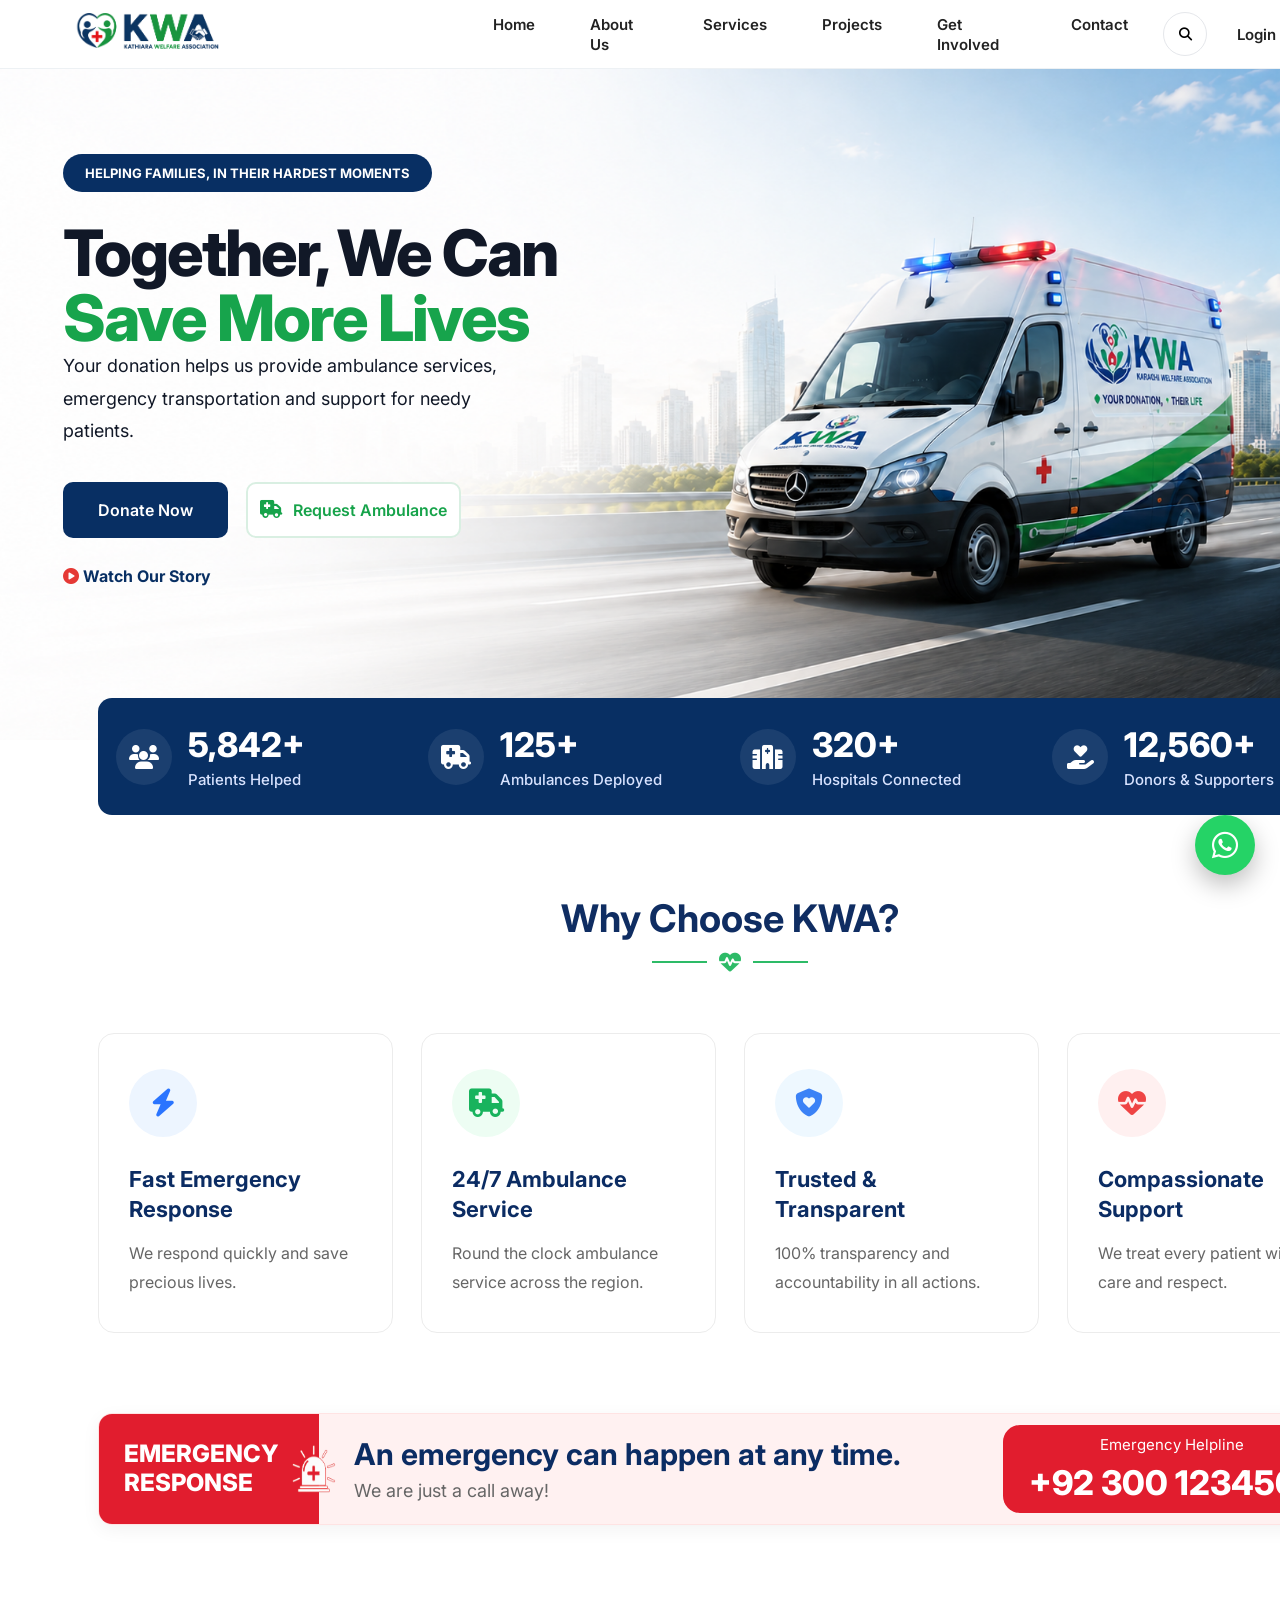
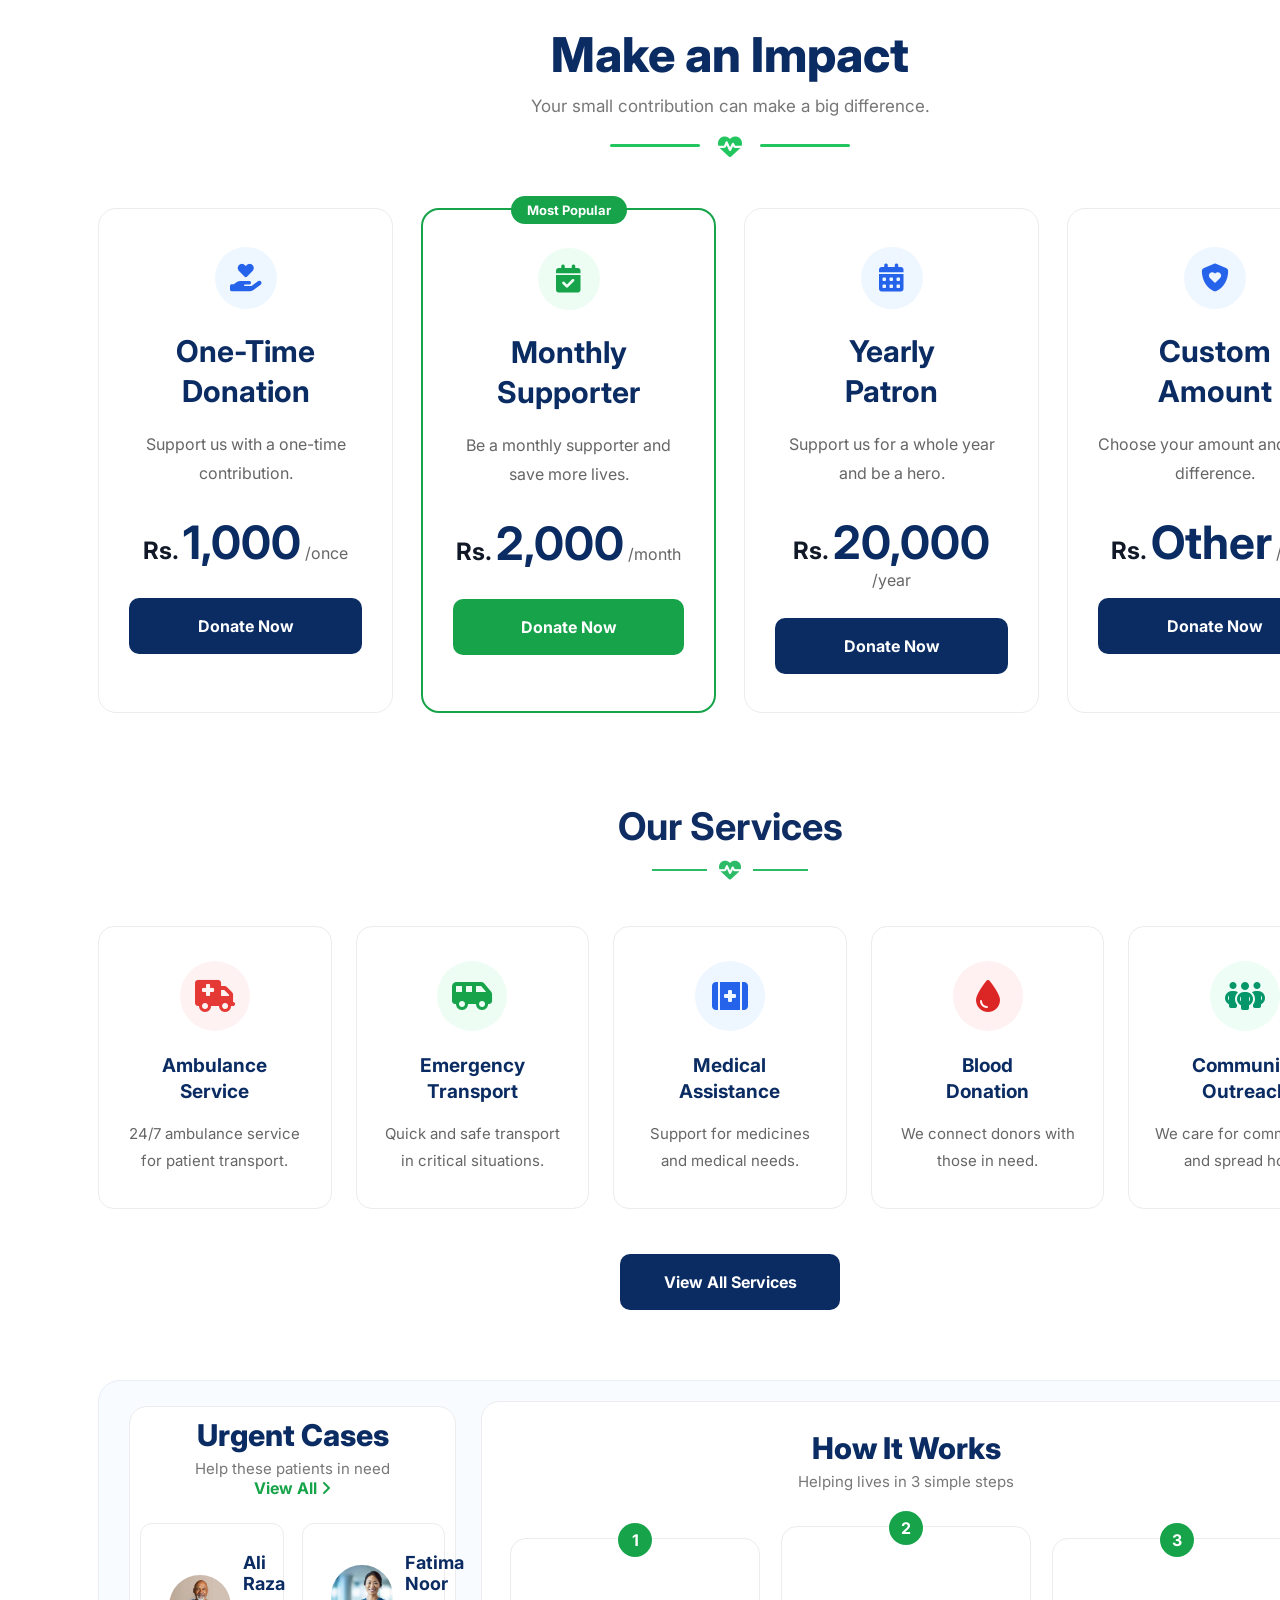
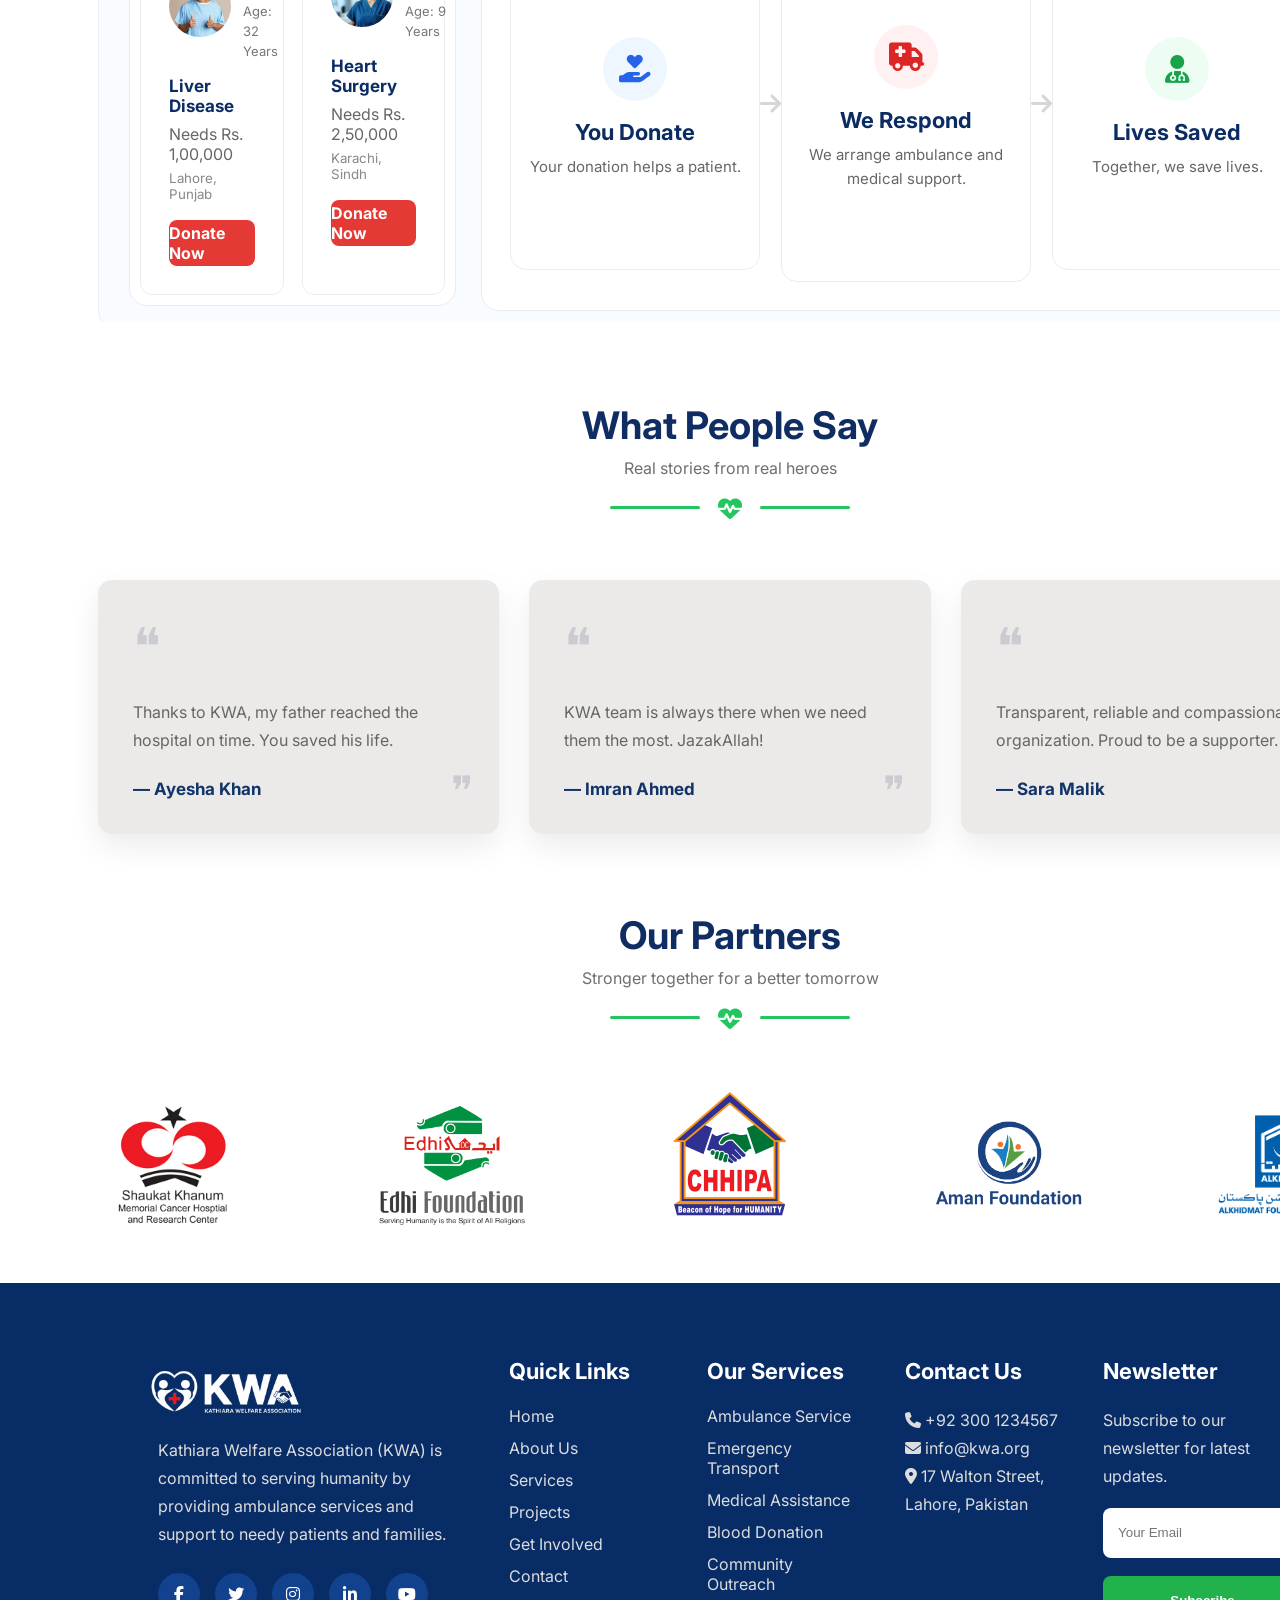
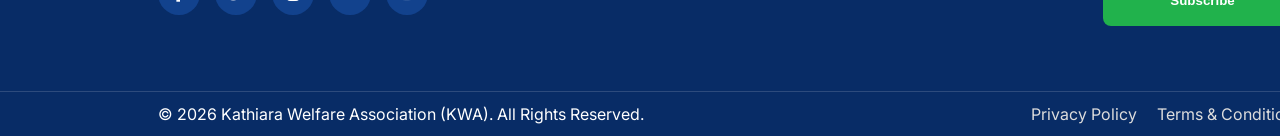
<file: index.html>
<!DOCTYPE html>
<html lang="en">

<head>
    <meta charset="UTF-8">
    <meta name="viewport" content="width=device-width, initial-scale=1.0">
    <title>KWA Foundation</title>

    <link rel="preconnect" href="https://fonts.googleapis.com">
    <link rel="preconnect" href="https://fonts.gstatic.com" crossorigin>

    <link href="https://fonts.googleapis.com/css2?family=Inter:wght@400;500;600;700;800&display=swap" rel="stylesheet">

    <link rel="stylesheet" href="https://cdnjs.cloudflare.com/ajax/libs/font-awesome/6.7.2/css/all.min.css">

    <link rel="stylesheet" href="style.css">

</head>

<body>

    <!-- =========================
        HEADER
========================= -->

    <header class="header">

        <div class="container">

            <nav class="navbar">

                <!-- Logo -->

                <a href="#" class="logo">
                    <img src="images/nav_logo.png" alt="KWA Logo">
                </a>

                <!-- Menu -->

                <ul class="menu">
                    <li><a href="index.html">Home</a></li>
                    <li><a href="about.html">About Us</a></li>
                    <li><a href="services.html">Services</a></li>
                    <li><a href="project.html">Projects</a></li>
                    <li><a href="involved.html">Get Involved</a></li>
                    <li><a href="contact.html">Contact</a></li>
                </ul>

                <div id="loader">
                    <div class="loader-content">
                        <img src="images/logo.png" alt="KWA Logo">
                        <div class="spinner"></div>
                        <p>Loading...</p>
                    </div>
                </div>
                <!-- Right Side -->

                <div class="nav-right">

                    <button class="search-btn">
                        <i class="fa-solid fa-magnifying-glass"></i>
                    </button>

                    <a href="#" class="login-btn">
                        Login
                    </a>

                    <a href="#" class="donate-btn">
                        Donate Now
                    </a>

                </div>

            </nav>

        </div>

    </header>

    <!-- =========================
        HERO
========================= -->

    <section class="hero">

        <!-- Hero Background Image -->

        <div class="hero-bg">

            <img src="images/hero_bg.png" alt="Hero Background">

        </div>

        <div class="container hero-container">

            <!-- LEFT CONTENT -->

            <div class="hero-content">

                <span class="hero-tag">

                    HELPING FAMILIES, IN THEIR HARDEST MOMENTS

                </span>

                <h1>

                    Together, We Can

                    <span>Save More Lives</span>

                </h1>
                <p>
                    Your donation helps us provide ambulance services,
                    emergency transportation and support for needy patients.
                </p>
                <!-- Buttons -->
                <div class="hero-buttons">
                    <a href="#" class="primary-btn">
                        Donate Now
                    </a>
                    <a href="#" class="secondary-btn">
                        <i class="fa-solid fa-truck-medical"></i>
                        Request Ambulance
                    </a>
                </div>
                <!-- Story -->
                <div class="watch-story">
                    <a href="#">
                        <i class="fa-solid fa-circle-play"></i>
                        <b>Watch Our Story</b>
                    </a>
                </div>
            </div>
        </div>
    </section>

    <!-- ===========================
    STATS SECTION
=========================== -->
    <section class="stats">
        <div class="container">
            <div class="stats-wrapper">
                <div class="stat-box">
                    <div class="stat-icon">
                        <i class="fa-solid fa-users"></i>
                    </div>
                    <div class="stat-content">
                        <h3>5,842+</h3>
                        <p>Patients Helped</p>
                    </div>
                </div>
                <div class="divider"></div>
                <div class="stat-box">
                    <div class="stat-icon">
                        <i class="fa-solid fa-truck-medical"></i>
                    </div>
                    <div class="stat-content">
                        <h3>125+</h3>
                        <p>Ambulances Deployed</p>
                    </div>
                </div>
                <div class="divider"></div>
                <div class="stat-box">
                    <div class="stat-icon">
                        <i class="fa-solid fa-hospital"></i>
                    </div>
                    <div class="stat-content">
                        <h3>320+</h3>
                        <p>Hospitals Connected</p>
                    </div>
                </div>
                <div class="divider"></div>
                <div class="stat-box">
                    <div class="stat-icon">
                        <i class="fa-solid fa-hand-holding-heart"></i>
                    </div>
                    <div class="stat-content">
                        <h3>12,560+</h3>
                        <p>Donors & Supporters</p>
                    </div>
                </div>
            </div>
        </div>
    </section>
    <!-- ===========================
    WHY CHOOSE
=========================== -->

    <section class="why">

        <div class="container">

            <div class="section-title">

                <h2>Why Choose KWA?</h2>

                <div class="title-line">

                    <span></span>

                    <i class="fa-solid fa-heart-pulse"></i>

                    <span></span>

                </div>

            </div>



            <div class="why-grid">

                <!-- Card -->

                <div class="why-card">

                    <div class="why-icon blue">
                        <i class="fa-solid fa-bolt"></i>
                    </div>

                    <h4>Fast Emergency Response</h4>

                    <p>
                        We respond quickly and save precious lives.
                    </p>

                </div>



                <div class="why-card">

                    <div class="why-icon green">
                        <i class="fa-solid fa-truck-medical"></i>
                    </div>

                    <h4>24/7 Ambulance Service</h4>

                    <p>
                        Round the clock ambulance service across the region.
                    </p>

                </div>



                <div class="why-card">

                    <div class="why-icon sky">
                        <i class="fa-solid fa-shield-heart"></i>
                    </div>

                    <h4>Trusted & Transparent</h4>

                    <p>
                        100% transparency and accountability in all actions.
                    </p>

                </div>
                <div class="why-card">
                    <div class="why-icon red">
                        <i class="fa-solid fa-heart-pulse"></i>
                    </div>
                    <h4>Compassionate Support</h4>
                    <p>
                        We treat every patient with care and respect.
                    </p>
                </div>
            </div>
        </div>
    </section>
    <!--=========================
Emergency Strip
==========================-->

    <section class="emergency-strip">

        <div class="container">

            <div class="emergency-wrapper">

                <div class="emergency-left">

                    <div class="emergency-red">

                        <h4>EMERGENCY<br>RESPONSE</h4>

                        <img src="images/siren.png" alt="Emergency Siren" class="siren-icon">

                    </div>

                    <div class="emergency-text">

                        <h3>An emergency can happen at any time.</h3>

                        <p>We are just a call away!</p>

                    </div>

                </div>

                <div class="emergency-right">

                    <span>Emergency Helpline</span>

                    <h2>+92 300 1234567</h2>
                </div>
            </div>
        </div>
    </section>
    <!--==================================
MAKE AN IMPACT
===================================-->

    <section class="donation">

        <div class="container">

            <div class="section-title">

                <h2>Make an Impact</h2>

                <p>Your small contribution can make a big difference.</p>
            <div class="section-divider">
                <span></span>
                <i class="fa-solid fa-heart-pulse"></i>
                <span></span>
            </div>
            </div>
            <div class="donation-grid">

                <!-- Card 1 -->

                <div class="donation-card">

                    <div class="donation-icon blue">
                        <i class="fa-solid fa-hand-holding-heart"></i>
                    </div>

                    <h3>One-Time<br>Donation</h3>

                    <p>
                        Support us with a
                        one-time contribution.
                    </p>

                    <div class="price">

                        <span>Rs.</span>

                        <strong>1,000</strong>

                        <small>/once</small>

                    </div>

                    <a href="#" class="donate-blue">
                        Donate Now
                    </a>

                </div>


                <!-- Card 2 -->

                <div class="donation-card active">

                    <div class="popular">

                        Most Popular

                    </div>

                    <div class="donation-icon green">

                        <i class="fa-solid fa-calendar-check"></i>

                    </div>

                    <h3>Monthly<br>Supporter</h3>

                    <p>

                        Be a monthly supporter
                        and save more lives.

                    </p>

                    <div class="price">

                        <span>Rs.</span>

                        <strong>2,000</strong>

                        <small>/month</small>

                    </div>

                    <a href="#" class="donate-green">

                        Donate Now

                    </a>

                </div>


                <!-- Card 3 -->

                <div class="donation-card">

                    <div class="donation-icon blue">

                        <i class="fa-solid fa-calendar-days"></i>

                    </div>

                    <h3>Yearly<br>Patron</h3>

                    <p>

                        Support us for a whole year
                        and be a hero.

                    </p>

                    <div class="price">

                        <span>Rs.</span>

                        <strong>20,000</strong>

                        <small>/year</small>

                    </div>

                    <a href="#" class="donate-blue">

                        Donate Now

                    </a>

                </div>


                <!-- Card 4 -->

                <div class="donation-card">

                    <div class="donation-icon blue">

                        <i class="fa-solid fa-shield-heart"></i>

                    </div>

                    <h3>Custom<br>Amount</h3>
                    <p>
                        Choose your amount
                        and make difference.
                    </p>
                    <div class="price">
                        <span>Rs.</span>
                        <strong>Other</strong>
                        <small>/once</small>
                    </div>
                    <a href="#" class="donate-blue">
                        Donate Now
                    </a>
                </div>
            </div>
        </div>
    </section>
    <!-- ==========================================
OUR SERVICES
========================================== -->

    <section class="services ">

        <div class="container">

            <div class="section-title">

                <h2>Our Services</h2>

                <div class="title-line">
                    <span></span>
                    <i class="fa-solid fa-heart-pulse"></i>
                    <span></span>
                </div>

            </div>

            <div class="services-grid">

                <!-- Card 1 -->

                <div class="service-card">

                    <div class="service-icon ambulance">
                        <i class="fa-solid fa-truck-medical"></i>
                    </div>

                    <h3>Ambulance<br>Service</h3>

                    <p>
                        24/7 ambulance service
                        for patient transport.
                    </p>

                </div>

                <!-- Card 2 -->

                <div class="service-card">

                    <div class="service-icon transport">
                        <i class="fa-solid fa-van-shuttle"></i>
                    </div>

                    <h3>Emergency<br>Transport</h3>

                    <p>
                        Quick and safe transport
                        in critical situations.
                    </p>

                </div>

                <!-- Card 3 -->

                <div class="service-card">

                    <div class="service-icon medical">
                        <i class="fa-solid fa-kit-medical"></i>
                    </div>

                    <h3>Medical<br>Assistance</h3>

                    <p>
                        Support for medicines
                        and medical needs.
                    </p>

                </div>

                <!-- Card 4 -->

                <div class="service-card">

                    <div class="service-icon blood">
                        <i class="fa-solid fa-droplet"></i>
                    </div>

                    <h3>Blood<br>Donation</h3>

                    <p>
                        We connect donors
                        with those in need.
                    </p>

                </div>

                <!-- Card 5 -->

                <div class="service-card">

                    <div class="service-icon community">
                        <i class="fa-solid fa-people-group"></i>
                    </div>
                    <h3>Community<br>Outreach</h3>
                    <p>
                        We care for communities
                        and spread hope.
                    </p>
                </div>
            </div>
            <div class="service-btn">
                <a href="#" class="view-btn">
                    View All Services
                </a>
            </div>
        </div>
    </section>
    <!--=========================================
URGENT CASES + HOW IT WORKS
==========================================-->

    <section class="help-section">

        <div class="container">

            <div class="help-wrapper">

                <!--=====================
            LEFT
            ======================-->

                <div class="urgent-cases">

                    <div class="section-head">

                        <div>

                            <h2>Urgent Cases</h2>

                            <p>Help these patients in need</p>

                        </div>

                        <a href="#">View All <i class="fa-solid fa-angle-right"></i></a>

                    </div>

                    <div class="cases-grid">

                        <!-- Card 1 -->

                        <div class="case-card">

                            <div class="case-top">

                                <img src="images/patient.jpeg" alt="patient">

                                <div>

                                    <h3>Ali Raza</h3>

                                    <span>Age: 32 Years</span>

                                </div>

                            </div>

                            <h4>Liver Disease</h4>

                            <p>Needs Rs. 1,00,000</p>

                            <small>Lahore, Punjab</small>

                            <a href="#" class="case-btn">Donate Now</a>

                        </div>

                        <!-- Card 2 -->

                        <div class="case-card">

                            <div class="case-top">

                                <img src="images/patient_2.jpeg" alt="patient_2">

                                <div>

                                    <h3>Fatima Noor</h3>

                                    <span>Age: 9 Years</span>

                                </div>

                            </div>

                            <h4>Heart Surgery</h4>

                            <p>Needs Rs. 2,50,000</p>

                            <small>Karachi, Sindh</small>

                            <a href="#" class="case-btn">Donate Now</a>

                        </div>

                    </div>

                </div>


                <!--=====================
            RIGHT
            ======================-->

                <div class="how-it-works">

                    <div class="section-head">

                        <div>

                            <h2>How It Works</h2>

                            <p>Helping lives in 3 simple steps</p>

                        </div>

                    </div>

                    <div class="steps">

                        <div class="step-card">

                            <div class="step-number">1</div>

                            <div class="step-icon blue">

                                <i class="fa-solid fa-hand-holding-heart"></i>

                            </div>

                            <h3>You Donate</h3>

                            <p>Your donation helps a patient.</p>

                        </div>

                        <div class="step-arrow">

                            <i class="fa-solid fa-arrow-right"></i>

                        </div>

                        <div class="step-card">

                            <div class="step-number">2</div>

                            <div class="step-icon red">

                                <i class="fa-solid fa-truck-medical"></i>

                            </div>

                            <h3>We Respond</h3>

                            <p>We arrange ambulance and medical support.</p>

                        </div>

                        <div class="step-arrow">
                            <i class="fa-solid fa-arrow-right"></i>
                        </div>
                        <div class="step-card">
                            <div class="step-number">3</div>
                            <div class="step-icon green">
                                <i class="fa-solid fa-user-doctor"></i>
                            </div>
                            <h3>Lives Saved</h3>
                            <p>Together, we save lives.</p>
                        </div>
                    </div>
                </div>
            </div>
        </div>
    </section>
    <!-- ===========================
     TESTIMONIALS SECTION
=========================== -->

    <section class="testimonials">

        <div class="container">

            <div class="section-title">
                <h2>What People Say</h2>
                <p>Real stories from real heroes</p>
                 <div class="section-divider">
                <span></span>
                <i class="fa-solid fa-heart-pulse"></i>
                <span></span>
            </div>
            </div>


            <div class="testimonial-grid">

                <div class="testimonial-card">
                    <span class="quote-left">❝</span>

                    <p>
                        Thanks to KWA, my father reached the hospital on time.
                        You saved his life.
                    </p>

                    <h4>— Ayesha Khan</h4>

                    <span class="quote-right">❞</span>
                </div>

                <div class="testimonial-card">
                    <span class="quote-left">❝</span>

                    <p>
                        KWA team is always there when we need them the most.
                        JazakAllah!
                    </p>

                    <h4>— Imran Ahmed</h4>

                    <span class="quote-right">❞</span>
                </div>

                <div class="testimonial-card">
                    <span class="quote-left">❝</span>

                    <p>
                        Transparent, reliable and compassionate organization.
                        Proud to be a supporter.
                    </p>

                    <h4>— Sara Malik</h4>

                    <span class="quote-right">❞</span>
                </div>

            </div>

        </div>

    </section>

    <!-- ===========================
        PARTNERS SECTION
=========================== -->

    <section class="partners">

        <div class="container">

            <div class="section-title">

                <h2>Our Partners</h2>

                <p>Stronger together for a better tomorrow</p>
            <div class="section-divider">
                <span></span>
                <i class="fa-solid fa-heart-pulse"></i>
                <span></span>
            </div>
            </div>

            <div class="partner-row">

                <div class="partner-item">
                    <img src="images/shaukat.png" alt="">
                </div>

                <div class="partner-item">
                    <img src="images/edhi.png" alt="">
                </div>

                <div class="partner-item">
                    <img src="images/chhipa.png" alt="">
                </div>

                <div class="partner-item">
                    <img src="images/aman.png" alt="">
                </div>

                <div class="partner-item">
                    <img src="images/alkhidmat.png" alt="">
                </div>

            </div>

        </div>

    </section>
    <!-- ===========================
            FOOTER
=========================== -->

    <footer class="footer">

        <div class="container">

            <div class="footer-grid">

                <!-- Logo -->

                <div class="footer-box">

                    <img src="images/nav1_logo.png" class="footer-logo" alt="KWA Logo">

                    <p>
                        Kathiara Welfare Association (KWA) is committed to serving
                        humanity by providing ambulance services and support to
                        needy patients and families.
                    </p>

                    <div class="social-icons">

                        <a href="#"><i class="fab fa-facebook-f"></i></a>

                        <a href="#"><i class="fab fa-twitter"></i></a>

                        <a href="#"><i class="fab fa-instagram"></i></a>

                        <a href="#"><i class="fab fa-linkedin-in"></i></a>

                        <a href="#"><i class="fab fa-youtube"></i></a>

                    </div>

                </div>

                <!-- Quick Links -->

                <div class="footer-box">

                    <h3>Quick Links</h3>


                <ul>
                    <li><a href="index.html">Home</a></li>
                    <li><a href="about.html">About Us</a></li>
                    <li><a href="services.html">Services</a></li>
                    <li><a href="project.html">Projects</a></li>
                    <li><a href="involved.html">Get Involved</a></li>
                    <li><a href="contact.html">Contact</a></li>
                </ul>

                </div>

                <!-- Services -->

                <div class="footer-box">

                    <h3>Our Services</h3>

                    <ul>

                        <li><a href="#">Ambulance Service</a></li>

                        <li><a href="#">Emergency Transport</a></li>

                        <li><a href="#">Medical Assistance</a></li>

                        <li><a href="#">Blood Donation</a></li>

                        <li><a href="#">Community Outreach</a></li>

                    </ul>

                </div>

                <!-- Contact -->

                <div class="footer-box">

                    <h3>Contact Us</h3>

                    <p>
                        <i class="fas fa-phone"></i>
                        +92 300 1234567
                    </p>

                    <p>
                        <i class="fas fa-envelope"></i>
                        info@kwa.org
                    </p>

                    <p>
                        <i class="fas fa-map-marker-alt"></i>
                        17 Walton Street,<br>
                        Lahore, Pakistan
                    </p>

                </div>

                <!-- Newsletter -->

                <div class="footer-box">

                    <h3>Newsletter</h3>

                    <p>
                        Subscribe to our newsletter
                        for latest updates.
                    </p>

                    <form>

                        <input type="email" placeholder="Your Email">

                        <button type="submit">
                            Subscribe
                        </button>

                    </form>

                </div>

            </div>

        </div>

        <div class="footer-bottom">

            <div class="container bottom-flex">
                <p>
                    © 2026 Kathiara Welfare Association (KWA).
                    All Rights Reserved.
                </p>
                <div class="footer-links">
                    <a href="#">Privacy Policy</a>
                    <a href="#">Terms & Conditions</a>
                </div>
            </div>
        </div>
    </footer>
    <!-- Floating WhatsApp -->
    <a href="#" class="whatsapp">
        <i class="fab fa-whatsapp"></i>
    </a>
    <script src="script.js"></script>

</body>

</html>
</file>
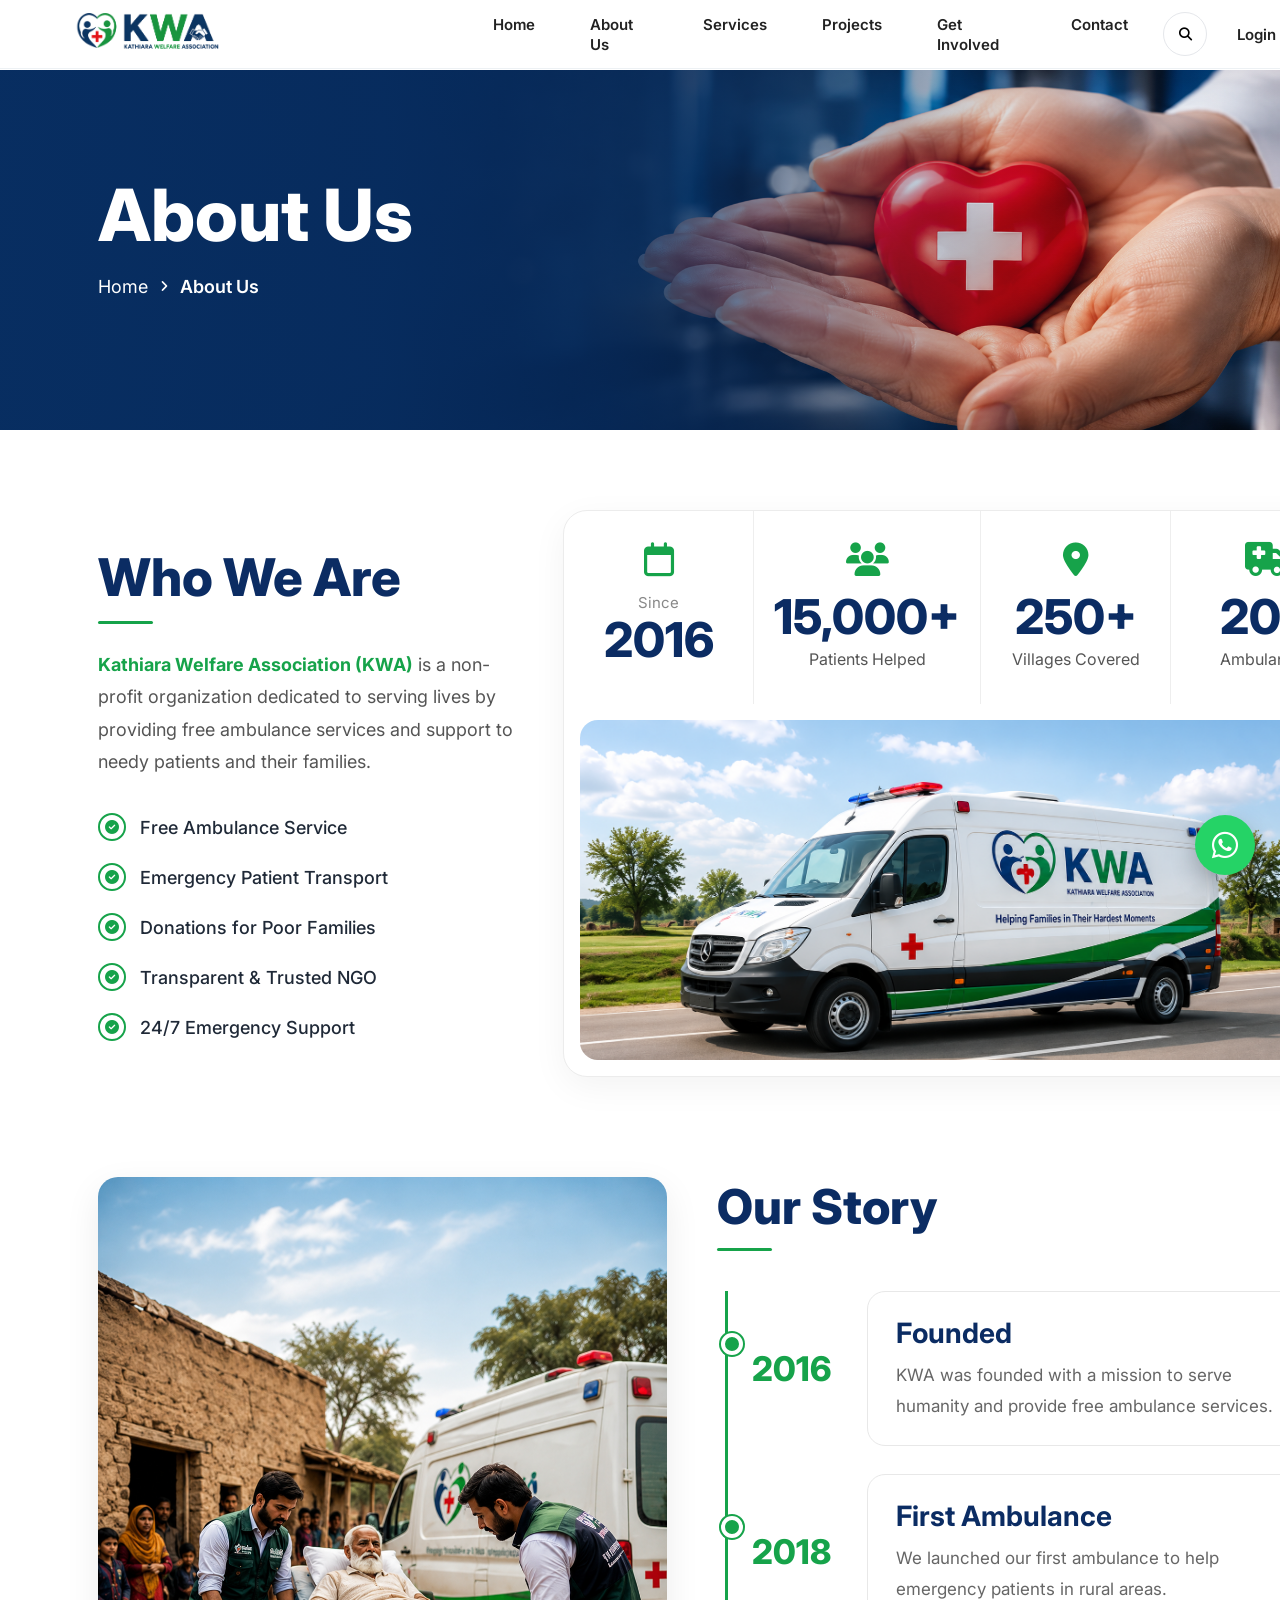
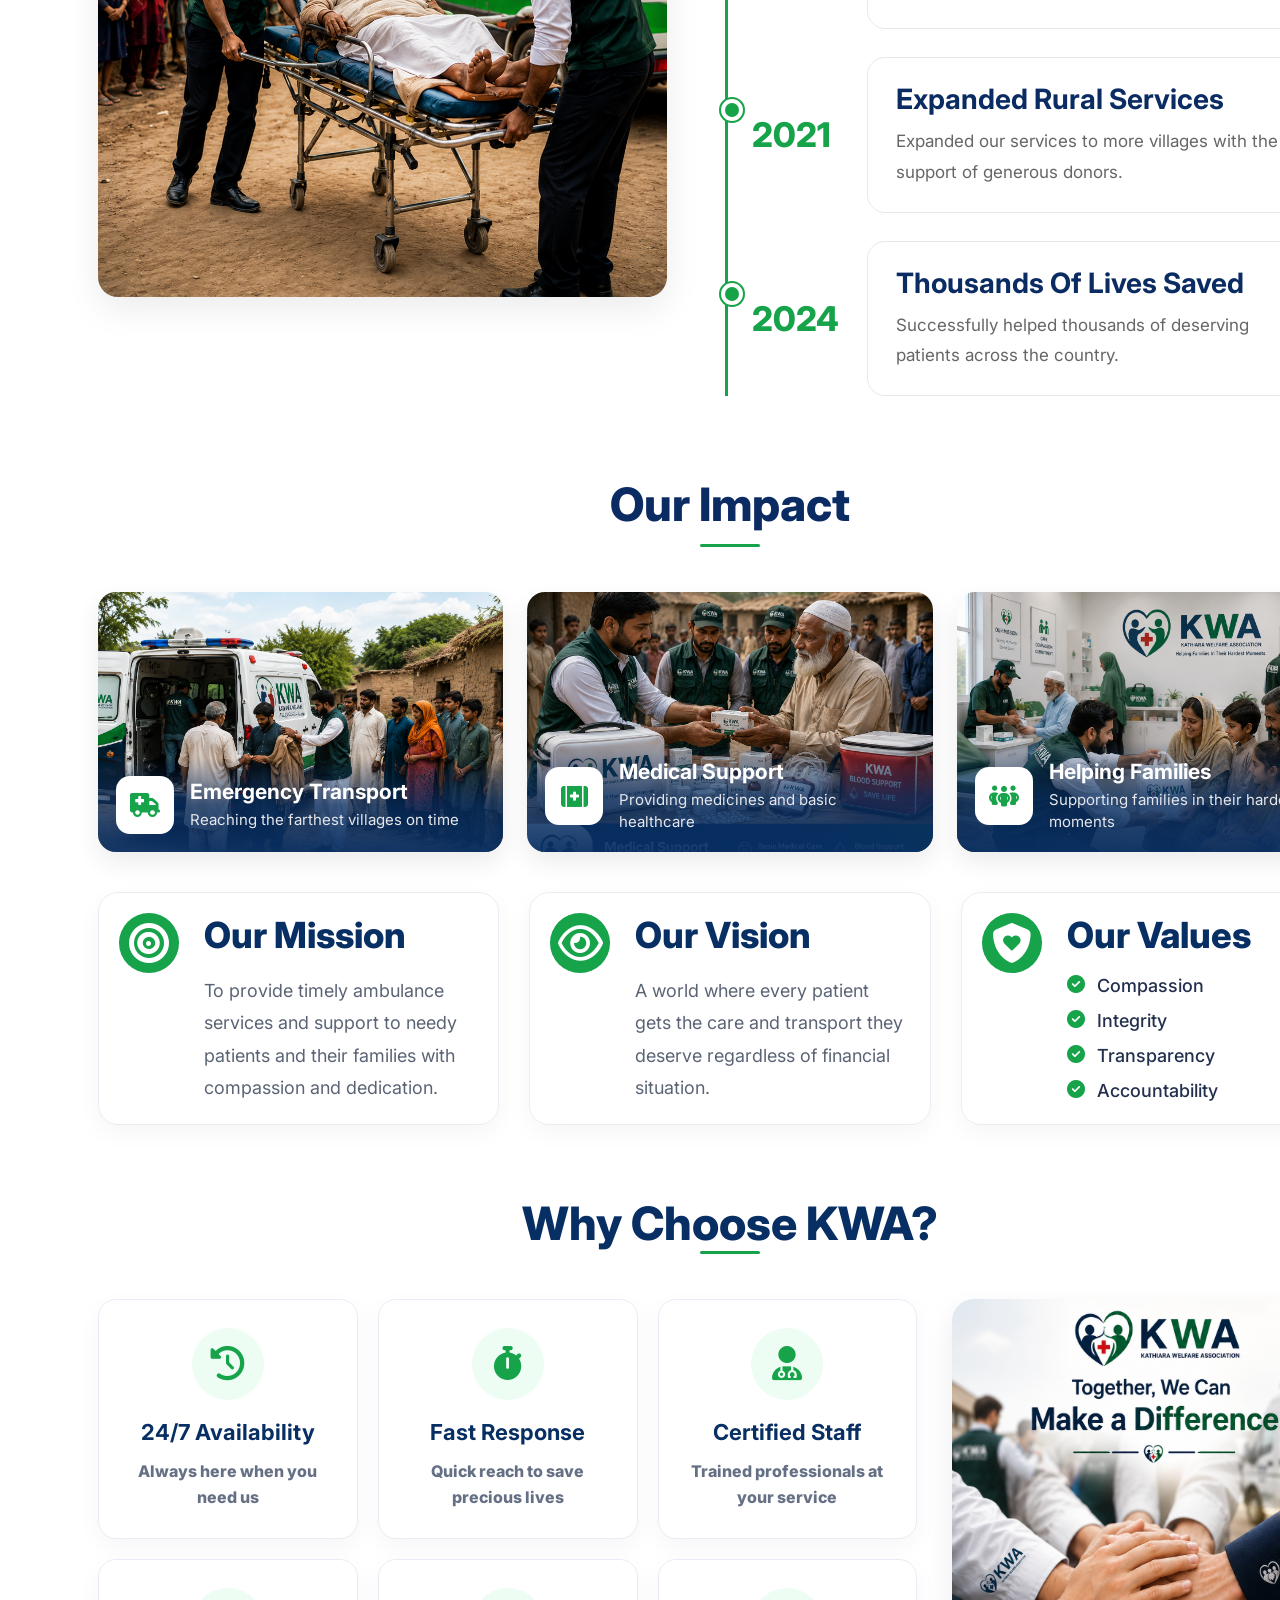
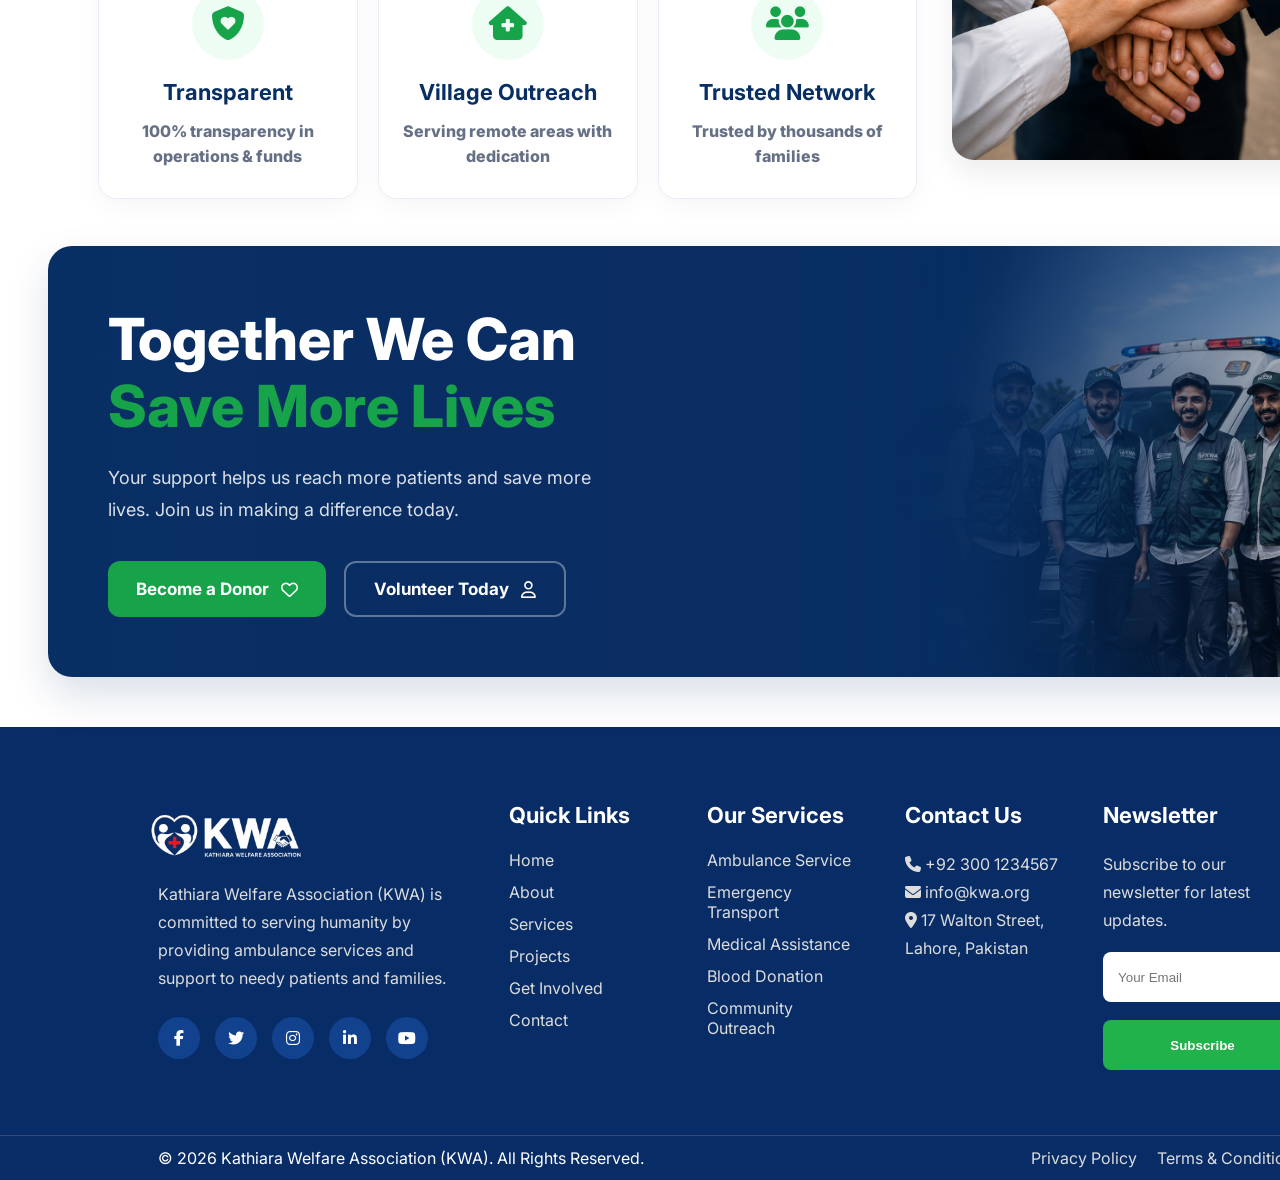
<file: About us.html>
<!DOCTYPE html>
<html lang="en">

<head>
    <meta charset="UTF-8">
    <meta name="viewport" content="width=device-width, initial-scale=1.0">
    <title>KWA Foundation</title>
    <link rel="preconnect" href="https://fonts.googleapis.com">
    <link rel="preconnect" href="https://fonts.gstatic.com" crossorigin>
    <link href="https://fonts.googleapis.com/css2?family=Inter:wght@400;500;600;700;800&display=swap" rel="stylesheet">
    <link rel="stylesheet" href="https://cdnjs.cloudflare.com/ajax/libs/font-awesome/6.7.2/css/all.min.css">
    <link rel="stylesheet" href="style.css">
</head>

<body>
    <!-- =========================
        HEADER
========================= -->
    <header class="header">
        <div class="container">
            <nav class="navbar">
                <!-- Logo -->
                <a href="#" class="logo">
                    <img src="images/nav_logo.png" alt="KWA Logo">
                </a>
                <!-- Menu -->
                <ul class="menu">
                    <li><a href="index.html">Home</a></li>
                    <li><a href="About us.html ">About Us</a></li>
                    <li><a href="Services.html">Services</a></li>
                    <li><a href="Projects.html">Projects</a></li>
                    <li><a href="Get involves.html">Get Involved</a></li>
                    <li><a href="Contact.html">Contact</a></li>
                </ul>
                <div id="loader">
                    <div class="loader-content">
                        <img src="images/logo.png" alt="KWA Logo">
                        <div class="spinner"></div>
                        <p>Loading...</p>
                    </div>
                </div>
                <!-- Right Side -->
                <div class="nav-right">
                    <button class="search-btn">
                        <i class="fa-solid fa-magnifying-glass"></i>
                    </button>
                    <a href="#" class="login-btn">
                        Login
                    </a>
                    <a href="#" class="donate-btn">
                        Donate Now
                    </a>
                </div>
            </nav>
        </div>
    </header>
    <!-- ==========================
ABOUT HERO
========================== -->
    <section class="about-hero">
        <!-- Background Image -->
        <img src="images/about_banner.png" alt="About Banner" class="about-bg">
        <div class="container">
            <div class="about-hero-content">
                <div class="about-text">
                    <h1>About Us</h1>
                    <div class="breadcrumb">
                        <a href="index.html">Home</a>
                        <i class="fa-solid fa-angle-right"></i>
                        <span>About Us</span>
                    </div>
                </div>
            </div>
        </div>
    </section>
    <!--==========================
WHO WE ARE
===========================-->
    <section class="about-intro">
        <div class="container">
            <div class="about-grid">
                <!-- LEFT -->
                <div class="about-left">
                    <h2>Who We Are</h2>
                    <div class="green-line"></div>
                    <p>
                        <span>Kathiara Welfare Association (KWA)</span> is a non-profit organization dedicated to
                        serving lives by providing free ambulance services and support to needy patients and their
                        families.
                    </p>
                    <ul class="about-list">
                        <li><i class="fa-solid fa-circle-check"></i>Free Ambulance Service</li>
                        <li><i class="fa-solid fa-circle-check"></i>Emergency Patient Transport</li>
                        <li><i class="fa-solid fa-circle-check"></i>Donations for Poor Families</li>
                        <li><i class="fa-solid fa-circle-check"></i>Transparent & Trusted NGO</li>
                        <li><i class="fa-solid fa-circle-check"></i>24/7 Emergency Support</li>
                    </ul>
                </div>
                <!-- RIGHT -->
                <div class="about-right">
                    <div class="about-card">
                        <!-- TOP STATS -->
                        <div class="about-stats">
                            <div class="single-stat">
                                <i class="fa-regular fa-calendar"></i>
                                <span>Since</span>
                                <h3>2016</h3>
                            </div>
                            <div class="single-stat">
                                <i class="fa-solid fa-users"></i>
                                <h3>15,000+</h3>
                                <p>Patients Helped</p>
                            </div>
                            <div class="single-stat">
                                <i class="fa-solid fa-location-dot"></i>
                                <h3>250+</h3>
                                <p>Villages Covered</p>
                            </div>
                            <div class="single-stat">
                                <i class="fa-solid fa-truck-medical"></i>
                                <h3>20+</h3>
                                <p>Ambulances</p>
                            </div>
                        </div>
                        <!-- IMAGE -->
                        <div class="about-image">
                            <img src="images/about-ambulance.png" alt="KWA Ambulance">
                        </div>
                    </div>
                </div>
            </div>
        </div>
    </section>
    <!--==================================
OUR STORY
===================================-->
    <section class="our-story">
        <div class="container">
            <div class="story-grid">
                <!-- LEFT IMAGE -->
                <div class="story-image">
                    <img src="images/story.png" alt="Our Story">
                </div>
                <!-- RIGHT -->
                <div class="story-content">
                    <h2>Our Story</h2>
                    <div class="green-line"></div>
                    <div class="timeline">
                        <!-- ITEM -->
                        <div class="timeline-item">
                            <div class="year">
                                2016
                            </div>
                            <div class="timeline-card">
                                <div class="timeline-text">
                                    <h4>Founded</h4>
                                    <p>
                                        KWA was founded with a mission to serve humanity and provide free ambulance
                                        services.
                                    </p>
                                </div>
                                <div class="timeline-icon">
                                    <i class="fa-solid fa-handshake"></i>
                                </div>
                            </div>
                        </div>
                        <!-- ITEM -->
                        <div class="timeline-item">
                            <div class="year">
                                2018
                            </div>
                            <div class="timeline-card">
                                <div class="timeline-text">
                                    <h4>First Ambulance</h4>
                                    <p>
                                        We launched our first ambulance to help emergency patients in rural areas.
                                    </p>
                                </div>
                                <div class="timeline-icon">
                                    <i class="fa-solid fa-truck-medical"></i>
                                </div>
                            </div>
                        </div>
                        <!-- ITEM -->
                        <div class="timeline-item">
                            <div class="year">
                                2021
                            </div>
                            <div class="timeline-card">
                                <div class="timeline-text">
                                    <h4>Expanded Rural Services</h4>
                                    <p>
                                        Expanded our services to more villages with the support of generous donors.
                                    </p>
                                </div>
                                <div class="timeline-icon">
                                    <i class="fa-solid fa-users"></i>
                                </div>
                            </div>
                        </div>
                        <!-- ITEM -->
                        <div class="timeline-item">
                            <div class="year">
                                2024
                            </div>
                            <div class="timeline-card">
                                <div class="timeline-text">
                                    <h4>Thousands Of Lives Saved</h4>
                                    <p>
                                        Successfully helped thousands of deserving patients across the country.
                                    </p>
                                </div>
                                <div class="timeline-icon">
                                    <i class="fa-regular fa-heart"></i>
                                </div>
                            </div>
                        </div>
                    </div>
                </div>
            </div>
        </div>
    </section>
    <!--==================================
OUR IMPACT
===================================-->
<section class="impact">
    <div class="container">
        <!-- Section Title -->
        <div class="impact-title">
            <h2>Our Impact</h2>
            <div class="green-line"></div>
        </div>
        <!-- Impact Cards -->
        <div class="impact-grid">
            <!-- Card 1 -->
            <div class="impact-card">
                <img src="images/transport.png" alt="Emergency Transport">
                <div class="impact-overlay">
                    <div class="impact-icon">
                        <i class="fa-solid fa-truck-medical"></i>
                    </div>
                    <div class="impact-text">
                        <h4>Emergency Transport</h4>
                        <p>Reaching the farthest villages on time</p>
                    </div>
                </div>
            </div>
            <!-- Card 2 -->
            <div class="impact-card">
                <img src="images/medical.png" alt="Medical Support">
                <div class="impact-overlay">
                    <div class="impact-icon">
                        <i class="fa-solid fa-kit-medical"></i>
                    </div>
                    <div class="impact-text">
                        <h4>Medical Support</h4>
                        <p>Providing medicines and basic healthcare</p>
                    </div>
                </div>
            </div>
            <!-- Card 3 -->
            <div class="impact-card">
                <img src="images/families help.png" alt="Helping Families">
                <div class="impact-overlay">
                    <div class="impact-icon">
                        <i class="fa-solid fa-people-group"></i>
                    </div>
                    <div class="impact-text">
                        <h4>Helping Families</h4>
                        <p>Supporting families in their hardest moments</p>
                    </div>
                </div>
            </div>
        </div>
    </div>
</section>
<!--==================================
MISSION • VISION • VALUES
===================================-->
<section class="mission-section">
    <div class="container">
        <div class="mission-grid">
            <!-- Mission -->
            <div class="mission-card">
                <div class="mission-icon">
                    <i class="fa-solid fa-bullseye"></i>
                </div>
                <div class="mission-content">
                    <h3>Our Mission</h3>
                    <p>
                        To provide timely ambulance services and support to needy
                        patients and their families with compassion and dedication.
                    </p>
                </div>
            </div>
            <!-- Vision -->
            <div class="mission-card">
                <div class="mission-icon">
                    <i class="fa-regular fa-eye"></i>
                </div>
                <div class="mission-content">
                    <h3>Our Vision</h3>
                    <p>
                        A world where every patient gets the care and transport
                        they deserve regardless of financial situation.
                    </p>
                </div>
            </div>
            <!-- Values -->
            <div class="mission-card">
                <div class="mission-icon">
                    <i class="fa-solid fa-shield-heart"></i>
                </div>
                <div class="mission-content">
                    <h3>Our Values</h3>
                    <ul class="values-list">
                        <li>
                            <i class="fa-solid fa-circle-check"></i>
                            Compassion
                        </li>
                        <li>
                            <i class="fa-solid fa-circle-check"></i>
                            Integrity
                        </li>
                        <li>
                            <i class="fa-solid fa-circle-check"></i>
                            Transparency
                        </li>
                        <li>
                            <i class="fa-solid fa-circle-check"></i>
                            Accountability
                        </li>
                    </ul>
                </div>
            </div>
        </div>
    </div>
</section>
<!--==================================
WHY CHOOSE KWA
===================================-->
<section class="choose-kwa">
    <div class="container">
        <h2 class="section-heading">
            Why Choose KWA?
        <div class="impact-title">
        <div class="green-line"></div>
        </div>
                <div class="choose-wrapper">
            <!-- Left -->
            <div class="choose-grid">
                <div class="choose-card">
                    <div class="choose-icon">
                        <i class="fa-solid fa-clock-rotate-left"></i>
                    </div>
                    <h4>24/7 Availability</h4>
                    <p>
                        Always here when
                        you need us
                    </p>
                </div>
                <div class="choose-card">
                    <div class="choose-icon">
                        <i class="fa-solid fa-stopwatch"></i>
                    </div>
                    <h4>Fast Response</h4>
                    <p>
                        Quick reach to save
                        precious lives
                    </p>
                </div>
                <div class="choose-card">
                    <div class="choose-icon">
                        <i class="fa-solid fa-user-doctor"></i>
                    </div>
                    <h4>Certified Staff</h4>
                    <p>
                        Trained professionals
                        at your service
                    </p>
                </div>
                <div class="choose-card">
                    <div class="choose-icon">
                        <i class="fa-solid fa-shield-heart"></i>
                    </div>
                    <h4>Transparent</h4>
                    <p>
                        100% transparency in
                        operations & funds
                    </p>
                </div>
                <div class="choose-card">
                    <div class="choose-icon">
                        <i class="fa-solid fa-house-medical"></i>
                    </div>
                    <h4>Village Outreach</h4>
                    <p>
                        Serving remote areas
                        with dedication
                    </p>
                </div>
                <div class="choose-card">
                    <div class="choose-icon">
                        <i class="fa-solid fa-users"></i>
                    </div>
                    <h4>Trusted Network</h4>
                    <p>
                        Trusted by thousands
                        of families
                    </p>
                </div>
            </div>
            <!-- Right Image -->
            <div class="choose-image">
                <img src="images/why choose.png" alt="Ambulance">
            </div>
        </div>
    </div>
</section>
<!--==================================
CTA BANNER
===================================-->

<section class="cta-banner">

    <div class="container">

        <div class="cta-wrapper">

            <!-- Left Content -->

            <div class="cta-content">

                <h2>
                    Together We Can
                    <span>Save More Lives</span>
                </h2>

                <p>
                    Your support helps us reach more patients and save more lives.
                    Join us in making a difference today.
                </p>

                <div class="cta-buttons">

                    <a href="#" class="donor-btn">
                        Become a Donor
                        <i class="fa-regular fa-heart"></i>
                    </a>

                    <a href="#" class="volunteer-btn">
                        Volunteer Today
                        <i class="fa-regular fa-user"></i>
                    </a>
                </div>
            </div>
            <!-- Right Image -->
            <div class="cta-image">
                <img src="images/cta_team.png"
                     alt="KWA Volunteers">
            </div>
        </div>
    </div>
</section>

    <!-- ===========================
            FOOTER
=========================== -->
    <footer class="footer">
        <div class="container">
            <div class="footer-grid">
                <!-- Logo -->
                <div class="footer-box">
                    <img src="images/nav1_logo.png" class="footer-logo" alt="KWA Logo">
                    <p>
                        Kathiara Welfare Association (KWA) is committed to serving
                        humanity by providing ambulance services and support to
                        needy patients and families.
                    </p>
                    <div class="social-icons">
                        <a href="#"><i class="fab fa-facebook-f"></i></a>
                        <a href="#"><i class="fab fa-twitter"></i></a>
                        <a href="#"><i class="fab fa-instagram"></i></a>
                        <a href="#"><i class="fab fa-linkedin-in"></i></a>
                        <a href="#"><i class="fab fa-youtube"></i></a>
                    </div>
                </div>
                <!-- Quick Links -->
                <div class="footer-box">
                    <h3>Quick Links</h3>
                    <ul>
                        <li><a href="index.html">Home</a></li>
                        <li><a href="about us.html">About</a></li>
                        <li><a href="services.html">Services</a></li>
                        <li><a href="projects.html">Projects</a></li>
                        <li><a href="get involves.html">Get Involved</a></li>
                        <li><a href="contact.html">Contact</a></li>
                    </ul>
                </div>
                <!-- Services -->
                <div class="footer-box">
                    <h3>Our Services</h3>
                    <ul>
                        <li><a href="#">Ambulance Service</a></li>
                        <li><a href="#">Emergency Transport</a></li>
                        <li><a href="#">Medical Assistance</a></li>
                        <li><a href="#">Blood Donation</a></li>
                        <li><a href="#">Community Outreach</a></li>
                    </ul>
                </div>
                <!-- Contact -->
                <div class="footer-box">
                    <h3>Contact Us</h3>
                    <p>
                        <i class="fas fa-phone"></i>
                        +92 300 1234567
                    </p>
                    <p>
                        <i class="fas fa-envelope"></i>
                        info@kwa.org
                    </p>
                    <p>
                        <i class="fas fa-map-marker-alt"></i>
                        17 Walton Street,<br>
                        Lahore, Pakistan
                    </p>
                </div>
                <!-- Newsletter -->
                <div class="footer-box">
                    <h3>Newsletter</h3>
                    <p>
                        Subscribe to our newsletter
                        for latest updates.
                    </p>
                    <form>
                        <input type="email" placeholder="Your Email">

                        <button type="submit">
                            Subscribe
                        </button>
                    </form>
                </div>
            </div>
        </div>
        <div class="footer-bottom">
            <div class="container bottom-flex">
                <p>
                    © 2026 Kathiara Welfare Association (KWA).
                    All Rights Reserved.
                </p>
                <div class="footer-links">
                    <a href="#">Privacy Policy</a>
                    <a href="#">Terms & Conditions</a>
                </div>
            </div>
        </div>
    </footer>
    <!-- Floating WhatsApp -->
    <a href="#" class="whatsapp">
        <i class="fab fa-whatsapp"></i>
    </a>
    <script src="script.js"></script>
</body>

</html>
</file>
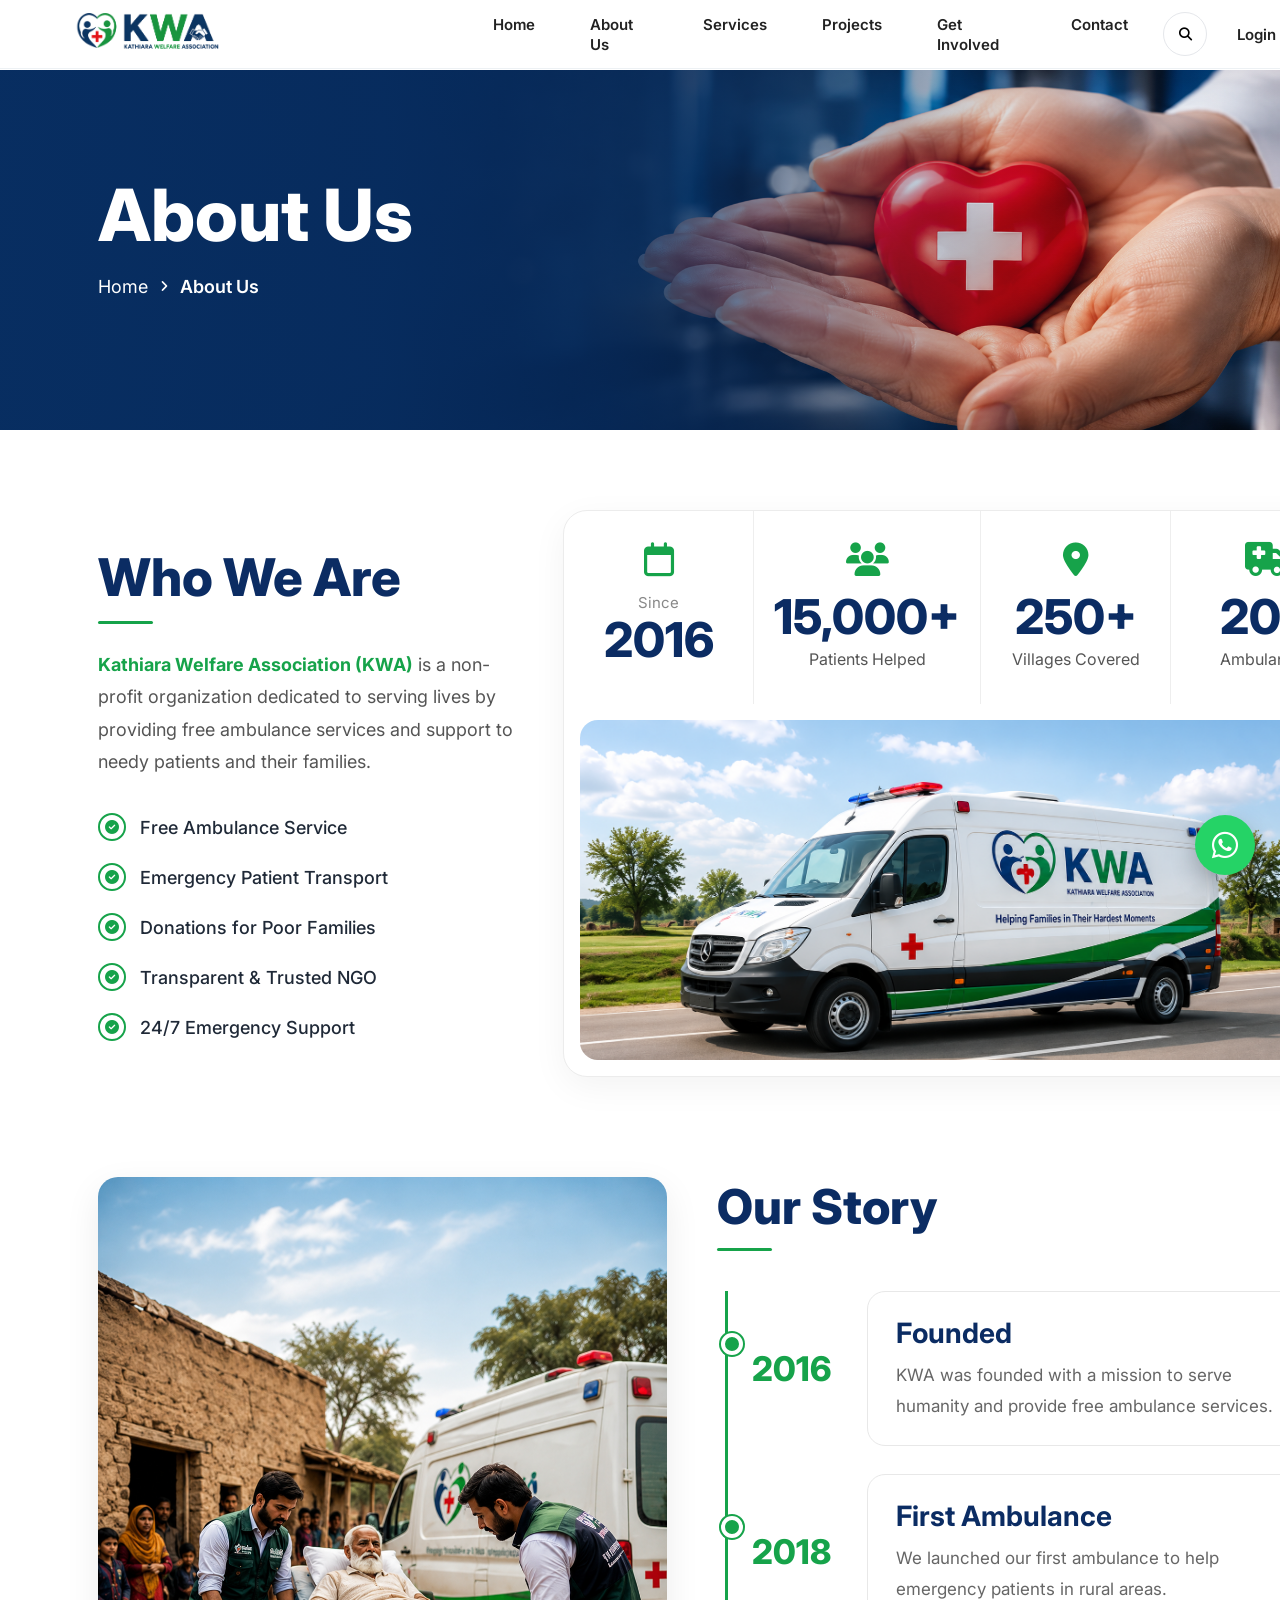
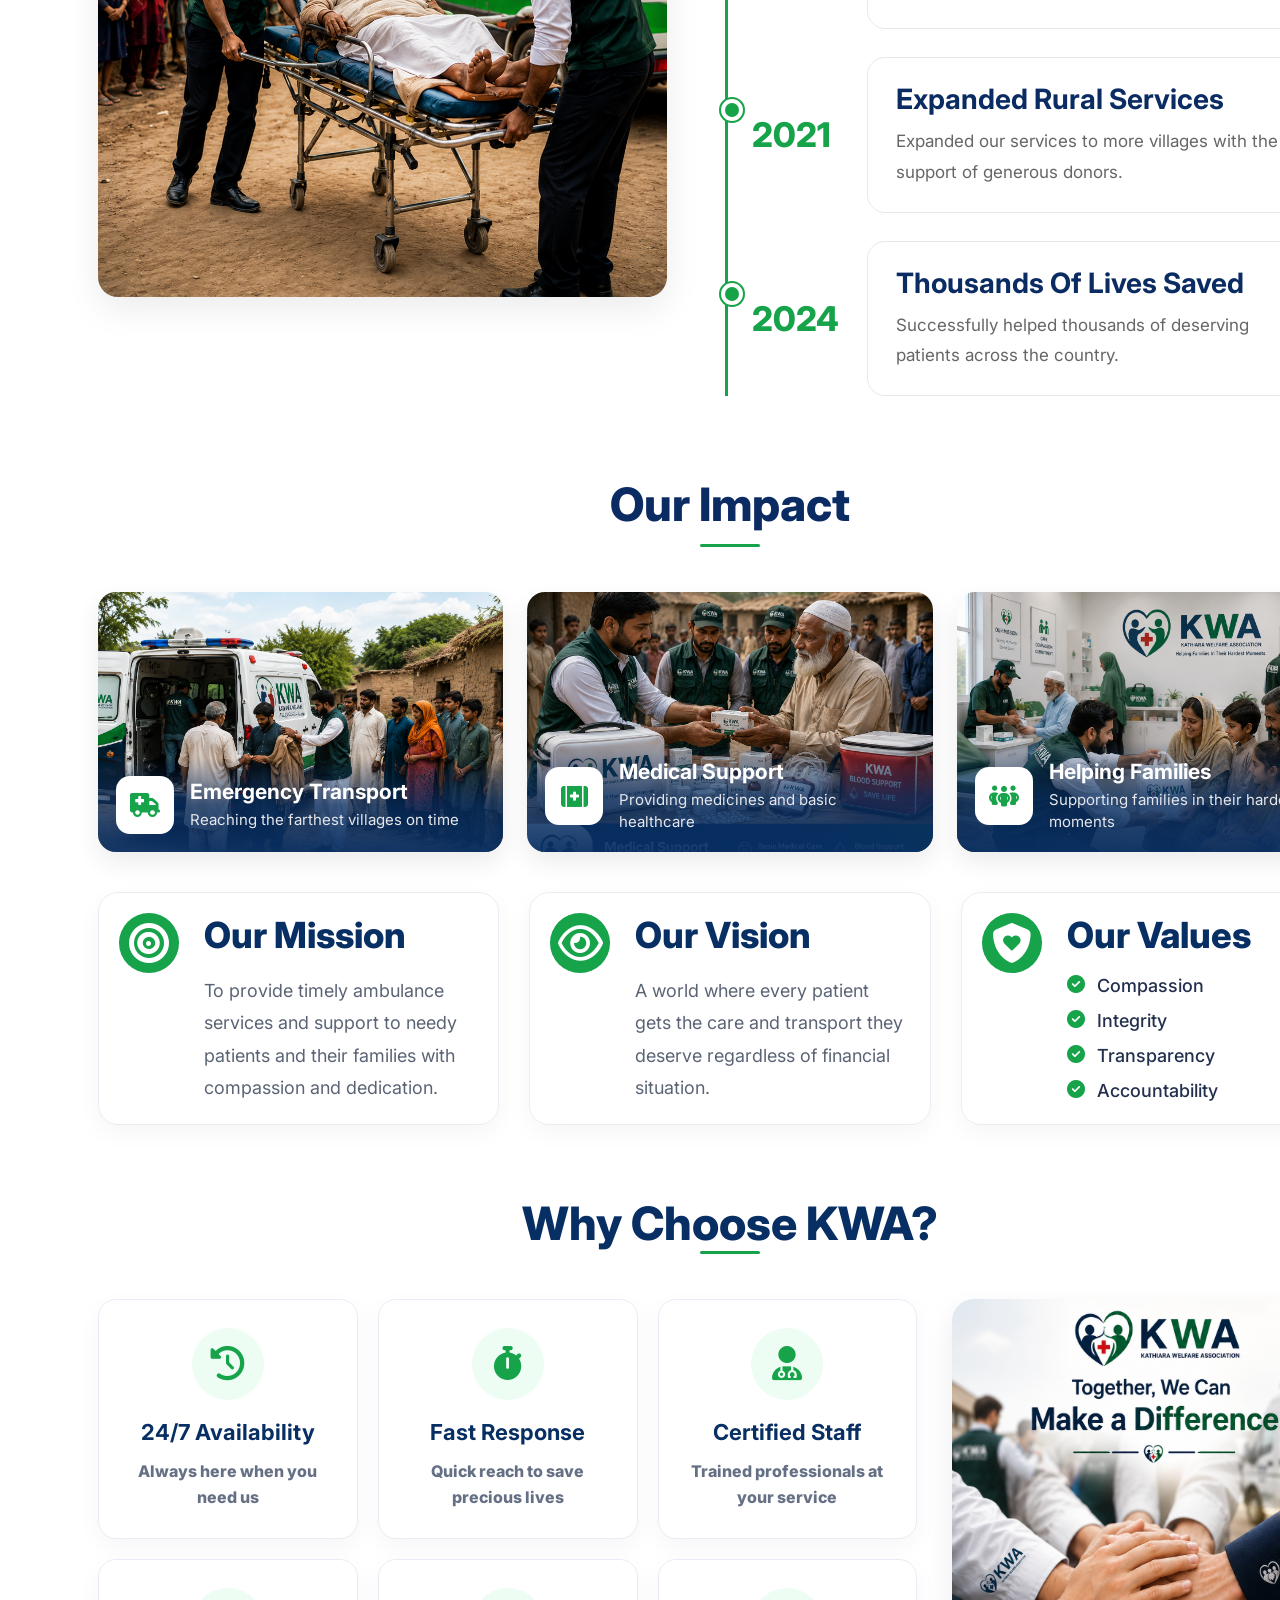
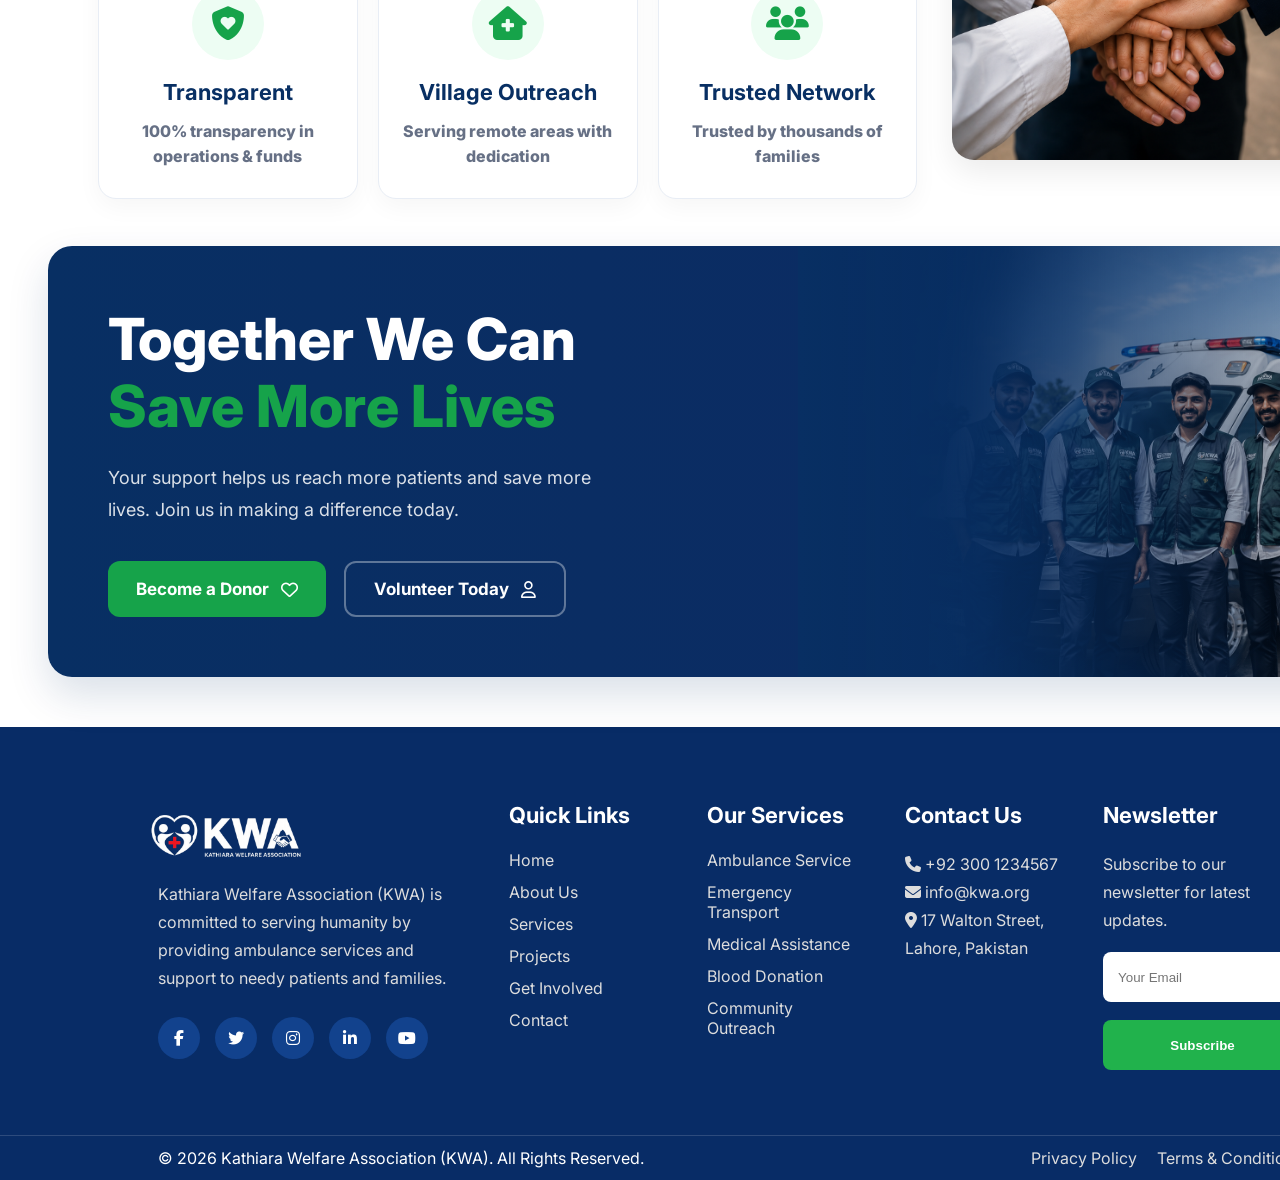
<file: about.html>
<!DOCTYPE html>
<html lang="en">

<head>
    <meta charset="UTF-8">
    <meta name="viewport" content="width=device-width, initial-scale=1.0">
    <title>KWA Foundation</title>
    <link rel="preconnect" href="https://fonts.googleapis.com">
    <link rel="preconnect" href="https://fonts.gstatic.com" crossorigin>
    <link href="https://fonts.googleapis.com/css2?family=Inter:wght@400;500;600;700;800&display=swap" rel="stylesheet">
    <link rel="stylesheet" href="https://cdnjs.cloudflare.com/ajax/libs/font-awesome/6.7.2/css/all.min.css">
    <link rel="stylesheet" href="style.css">
</head>

<body>
    <!-- =========================
        HEADER
========================= -->
    <header class="header">
        <div class="container">
            <nav class="navbar">
                <!-- Logo -->
                <a href="#" class="logo">
                    <img src="images/nav_logo.png" alt="KWA Logo">
                </a>
                <!-- Menu -->

                <ul class="menu">
                    <li><a href="index.html">Home</a></li>
                    <li><a href="about.html">About Us</a></li>
                    <li><a href="services.html">Services</a></li>
                    <li><a href="project.html">Projects</a></li>
                    <li><a href="involved.html">Get Involved</a></li>
                    <li><a href="contact.html">Contact</a></li>
                </ul>
                <div id="loader">
                    <div class="loader-content">
                        <img src="images/logo.png" alt="KWA Logo">
                        <div class="spinner"></div>
                        <p>Loading...</p>
                    </div>
                </div>
                <!-- Right Side -->
                <div class="nav-right">
                    <button class="search-btn">
                        <i class="fa-solid fa-magnifying-glass"></i>
                    </button>
                    <a href="#" class="login-btn">
                        Login
                    </a>
                    <a href="#" class="donate-btn">
                        Donate Now
                    </a>
                </div>
            </nav>
        </div>
    </header>
    <!-- ==========================
ABOUT HERO
========================== -->
    <section class="about-hero">
        <!-- Background Image -->
        <img src="images/about_banner.png" alt="About Banner" class="about-bg">
        <div class="container">
            <div class="about-hero-content">
                <div class="about-text">
                    <h1>About Us</h1>
                    <div class="breadcrumb">
                        <a href="index.html">Home</a>
                        <i class="fa-solid fa-angle-right"></i>
                        <span>About Us</span>
                    </div>
                </div>
            </div>
        </div>
    </section>
    <!--==========================
WHO WE ARE
===========================-->
    <section class="about-intro">
        <div class="container">
            <div class="about-grid">
                <!-- LEFT -->
                <div class="about-left">
                    <h2>Who We Are</h2>
                    <div class="green-line"></div>
                    <p>
                        <span>Kathiara Welfare Association (KWA)</span> is a non-profit organization dedicated to
                        serving lives by providing free ambulance services and support to needy patients and their
                        families.
                    </p>
                    <ul class="about-list">
                        <li><i class="fa-solid fa-circle-check"></i>Free Ambulance Service</li>
                        <li><i class="fa-solid fa-circle-check"></i>Emergency Patient Transport</li>
                        <li><i class="fa-solid fa-circle-check"></i>Donations for Poor Families</li>
                        <li><i class="fa-solid fa-circle-check"></i>Transparent & Trusted NGO</li>
                        <li><i class="fa-solid fa-circle-check"></i>24/7 Emergency Support</li>
                    </ul>
                </div>
                <!-- RIGHT -->
                <div class="about-right">
                    <div class="about-card">
                        <!-- TOP STATS -->
                        <div class="about-stats">
                            <div class="single-stat">
                                <i class="fa-regular fa-calendar"></i>
                                <span>Since</span>
                                <h3>2016</h3>
                            </div>
                            <div class="single-stat">
                                <i class="fa-solid fa-users"></i>
                                <h3>15,000+</h3>
                                <p>Patients Helped</p>
                            </div>
                            <div class="single-stat">
                                <i class="fa-solid fa-location-dot"></i>
                                <h3>250+</h3>
                                <p>Villages Covered</p>
                            </div>
                            <div class="single-stat">
                                <i class="fa-solid fa-truck-medical"></i>
                                <h3>20+</h3>
                                <p>Ambulances</p>
                            </div>
                        </div>
                        <!-- IMAGE -->
                        <div class="about-image">
                            <img src="images/about-ambulance.png" alt="KWA Ambulance">
                        </div>
                    </div>
                </div>
            </div>
        </div>
    </section>
    <!--==================================
OUR STORY
===================================-->
    <section class="our-story">
        <div class="container">
            <div class="story-grid">
                <!-- LEFT IMAGE -->
                <div class="story-image">
                    <img src="images/story.png" alt="Our Story">
                </div>
                <!-- RIGHT -->
                <div class="story-content">
                    <h2>Our Story</h2>
                    <div class="green-line"></div>
                    <div class="timeline">
                        <!-- ITEM -->
                        <div class="timeline-item">
                            <div class="year">
                                2016
                            </div>
                            <div class="timeline-card">
                                <div class="timeline-text">
                                    <h4>Founded</h4>
                                    <p>
                                        KWA was founded with a mission to serve humanity and provide free ambulance
                                        services.
                                    </p>
                                </div>
                                <div class="timeline-icon">
                                    <i class="fa-solid fa-handshake"></i>
                                </div>
                            </div>
                        </div>
                        <!-- ITEM -->
                        <div class="timeline-item">
                            <div class="year">
                                2018
                            </div>
                            <div class="timeline-card">
                                <div class="timeline-text">
                                    <h4>First Ambulance</h4>
                                    <p>
                                        We launched our first ambulance to help emergency patients in rural areas.
                                    </p>
                                </div>
                                <div class="timeline-icon">
                                    <i class="fa-solid fa-truck-medical"></i>
                                </div>
                            </div>
                        </div>
                        <!-- ITEM -->
                        <div class="timeline-item">
                            <div class="year">
                                2021
                            </div>
                            <div class="timeline-card">
                                <div class="timeline-text">
                                    <h4>Expanded Rural Services</h4>
                                    <p>
                                        Expanded our services to more villages with the support of generous donors.
                                    </p>
                                </div>
                                <div class="timeline-icon">
                                    <i class="fa-solid fa-users"></i>
                                </div>
                            </div>
                        </div>
                        <!-- ITEM -->
                        <div class="timeline-item">
                            <div class="year">
                                2024
                            </div>
                            <div class="timeline-card">
                                <div class="timeline-text">
                                    <h4>Thousands Of Lives Saved</h4>
                                    <p>
                                        Successfully helped thousands of deserving patients across the country.
                                    </p>
                                </div>
                                <div class="timeline-icon">
                                    <i class="fa-regular fa-heart"></i>
                                </div>
                            </div>
                        </div>
                    </div>
                </div>
            </div>
        </div>
    </section>
    <!--==================================
OUR IMPACT
===================================-->
<section class="impact">
    <div class="container">
        <!-- Section Title -->
        <div class="impact-title">
            <h2>Our Impact</h2>
            <div class="green-line"></div>
        </div>
        <!-- Impact Cards -->
        <div class="impact-grid">
            <!-- Card 1 -->
            <div class="impact-card">
                <img src="images/transport.png" alt="Emergency Transport">
                <div class="impact-overlay">
                    <div class="impact-icon">
                        <i class="fa-solid fa-truck-medical"></i>
                    </div>
                    <div class="impact-text">
                        <h4>Emergency Transport</h4>
                        <p>Reaching the farthest villages on time</p>
                    </div>
                </div>
            </div>
            <!-- Card 2 -->
            <div class="impact-card">
                <img src="images/medical.png" alt="Medical Support">
                <div class="impact-overlay">
                    <div class="impact-icon">
                        <i class="fa-solid fa-kit-medical"></i>
                    </div>
                    <div class="impact-text">
                        <h4>Medical Support</h4>
                        <p>Providing medicines and basic healthcare</p>
                    </div>
                </div>
            </div>
            <!-- Card 3 -->
            <div class="impact-card">
                <img src="images/families help.png" alt="Helping Families">
                <div class="impact-overlay">
                    <div class="impact-icon">
                        <i class="fa-solid fa-people-group"></i>
                    </div>
                    <div class="impact-text">
                        <h4>Helping Families</h4>
                        <p>Supporting families in their hardest moments</p>
                    </div>
                </div>
            </div>
        </div>
    </div>
</section>
<!--==================================
MISSION • VISION • VALUES
===================================-->
<section class="mission-section">
    <div class="container">
        <div class="mission-grid">
            <!-- Mission -->
            <div class="mission-card">
                <div class="mission-icon">
                    <i class="fa-solid fa-bullseye"></i>
                </div>
                <div class="mission-content">
                    <h3>Our Mission</h3>
                    <p>
                        To provide timely ambulance services and support to needy
                        patients and their families with compassion and dedication.
                    </p>
                </div>
            </div>
            <!-- Vision -->
            <div class="mission-card">
                <div class="mission-icon">
                    <i class="fa-regular fa-eye"></i>
                </div>
                <div class="mission-content">
                    <h3>Our Vision</h3>
                    <p>
                        A world where every patient gets the care and transport
                        they deserve regardless of financial situation.
                    </p>
                </div>
            </div>
            <!-- Values -->
            <div class="mission-card">
                <div class="mission-icon">
                    <i class="fa-solid fa-shield-heart"></i>
                </div>
                <div class="mission-content">
                    <h3>Our Values</h3>
                    <ul class="values-list">
                        <li>
                            <i class="fa-solid fa-circle-check"></i>
                            Compassion
                        </li>
                        <li>
                            <i class="fa-solid fa-circle-check"></i>
                            Integrity
                        </li>
                        <li>
                            <i class="fa-solid fa-circle-check"></i>
                            Transparency
                        </li>
                        <li>
                            <i class="fa-solid fa-circle-check"></i>
                            Accountability
                        </li>
                    </ul>
                </div>
            </div>
        </div>
    </div>
</section>
<!--==================================
WHY CHOOSE KWA
===================================-->
<section class="choose-kwa">
    <div class="container">
        <h2 class="section-heading">
            Why Choose KWA?
        <div class="impact-title">
        <div class="green-line"></div>
        </div>
                <div class="choose-wrapper">
            <!-- Left -->
            <div class="choose-grid">
                <div class="choose-card">
                    <div class="choose-icon">
                        <i class="fa-solid fa-clock-rotate-left"></i>
                    </div>
                    <h4>24/7 Availability</h4>
                    <p>
                        Always here when
                        you need us
                    </p>
                </div>
                <div class="choose-card">
                    <div class="choose-icon">
                        <i class="fa-solid fa-stopwatch"></i>
                    </div>
                    <h4>Fast Response</h4>
                    <p>
                        Quick reach to save
                        precious lives
                    </p>
                </div>
                <div class="choose-card">
                    <div class="choose-icon">
                        <i class="fa-solid fa-user-doctor"></i>
                    </div>
                    <h4>Certified Staff</h4>
                    <p>
                        Trained professionals
                        at your service
                    </p>
                </div>
                <div class="choose-card">
                    <div class="choose-icon">
                        <i class="fa-solid fa-shield-heart"></i>
                    </div>
                    <h4>Transparent</h4>
                    <p>
                        100% transparency in
                        operations & funds
                    </p>
                </div>
                <div class="choose-card">
                    <div class="choose-icon">
                        <i class="fa-solid fa-house-medical"></i>
                    </div>
                    <h4>Village Outreach</h4>
                    <p>
                        Serving remote areas
                        with dedication
                    </p>
                </div>
                <div class="choose-card">
                    <div class="choose-icon">
                        <i class="fa-solid fa-users"></i>
                    </div>
                    <h4>Trusted Network</h4>
                    <p>
                        Trusted by thousands
                        of families
                    </p>
                </div>
            </div>
            <!-- Right Image -->
            <div class="choose-image">
                <img src="images/why choose.png" alt="Ambulance">
            </div>
        </div>
    </div>
</section>
<!--==================================
CTA BANNER
===================================-->

<section class="cta-banner">

    <div class="container">

        <div class="cta-wrapper">

            <!-- Left Content -->

            <div class="cta-content">

                <h2>
                    Together We Can
                    <span>Save More Lives</span>
                </h2>

                <p>
                    Your support helps us reach more patients and save more lives.
                    Join us in making a difference today.
                </p>

                <div class="cta-buttons">

                    <a href="#" class="donor-btn">
                        Become a Donor
                        <i class="fa-regular fa-heart"></i>
                    </a>

                    <a href="#" class="volunteer-btn">
                        Volunteer Today
                        <i class="fa-regular fa-user"></i>
                    </a>
                </div>
            </div>
            <!-- Right Image -->
            <div class="cta-image">
                <img src="images/cta_team.png"
                     alt="KWA Volunteers">
            </div>
        </div>
    </div>
</section>

    <!-- ===========================
            FOOTER
=========================== -->
    <footer class="footer">
        <div class="container">
            <div class="footer-grid">
                <!-- Logo -->
                <div class="footer-box">
                    <img src="images/nav1_logo.png" class="footer-logo" alt="KWA Logo">
                    <p>
                        Kathiara Welfare Association (KWA) is committed to serving
                        humanity by providing ambulance services and support to
                        needy patients and families.
                    </p>
                    <div class="social-icons">
                        <a href="#"><i class="fab fa-facebook-f"></i></a>
                        <a href="#"><i class="fab fa-twitter"></i></a>
                        <a href="#"><i class="fab fa-instagram"></i></a>
                        <a href="#"><i class="fab fa-linkedin-in"></i></a>
                        <a href="#"><i class="fab fa-youtube"></i></a>
                    </div>
                </div>
                <!-- Quick Links -->
                <div class="footer-box">
                    <h3>Quick Links</h3>

                <ul>
                    <li><a href="index.html">Home</a></li>
                    <li><a href="about.html">About Us</a></li>
                    <li><a href="services.html">Services</a></li>
                    <li><a href="project.html">Projects</a></li>
                    <li><a href="involved.html">Get Involved</a></li>
                    <li><a href="contact.html">Contact</a></li>
                </ul>
                </div>
                <!-- Services -->
                <div class="footer-box">
                    <h3>Our Services</h3>
                    <ul>
                        <li><a href="#">Ambulance Service</a></li>
                        <li><a href="#">Emergency Transport</a></li>
                        <li><a href="#">Medical Assistance</a></li>
                        <li><a href="#">Blood Donation</a></li>
                        <li><a href="#">Community Outreach</a></li>
                    </ul>
                </div>
                <!-- Contact -->
                <div class="footer-box">
                    <h3>Contact Us</h3>
                    <p>
                        <i class="fas fa-phone"></i>
                        +92 300 1234567
                    </p>
                    <p>
                        <i class="fas fa-envelope"></i>
                        info@kwa.org
                    </p>
                    <p>
                        <i class="fas fa-map-marker-alt"></i>
                        17 Walton Street,<br>
                        Lahore, Pakistan
                    </p>
                </div>
                <!-- Newsletter -->
                <div class="footer-box">
                    <h3>Newsletter</h3>
                    <p>
                        Subscribe to our newsletter
                        for latest updates.
                    </p>
                    <form>
                        <input type="email" placeholder="Your Email">

                        <button type="submit">
                            Subscribe
                        </button>
                    </form>
                </div>
            </div>
        </div>
        <div class="footer-bottom">
            <div class="container bottom-flex">
                <p>
                    © 2026 Kathiara Welfare Association (KWA).
                    All Rights Reserved.
                </p>
                <div class="footer-links">
                    <a href="#">Privacy Policy</a>
                    <a href="#">Terms & Conditions</a>
                </div>
            </div>
        </div>
    </footer>
    <!-- Floating WhatsApp -->
    <a href="#" class="whatsapp">
        <i class="fab fa-whatsapp"></i>
    </a>
    <script src="script.js"></script>
</body>

</html>
</file>
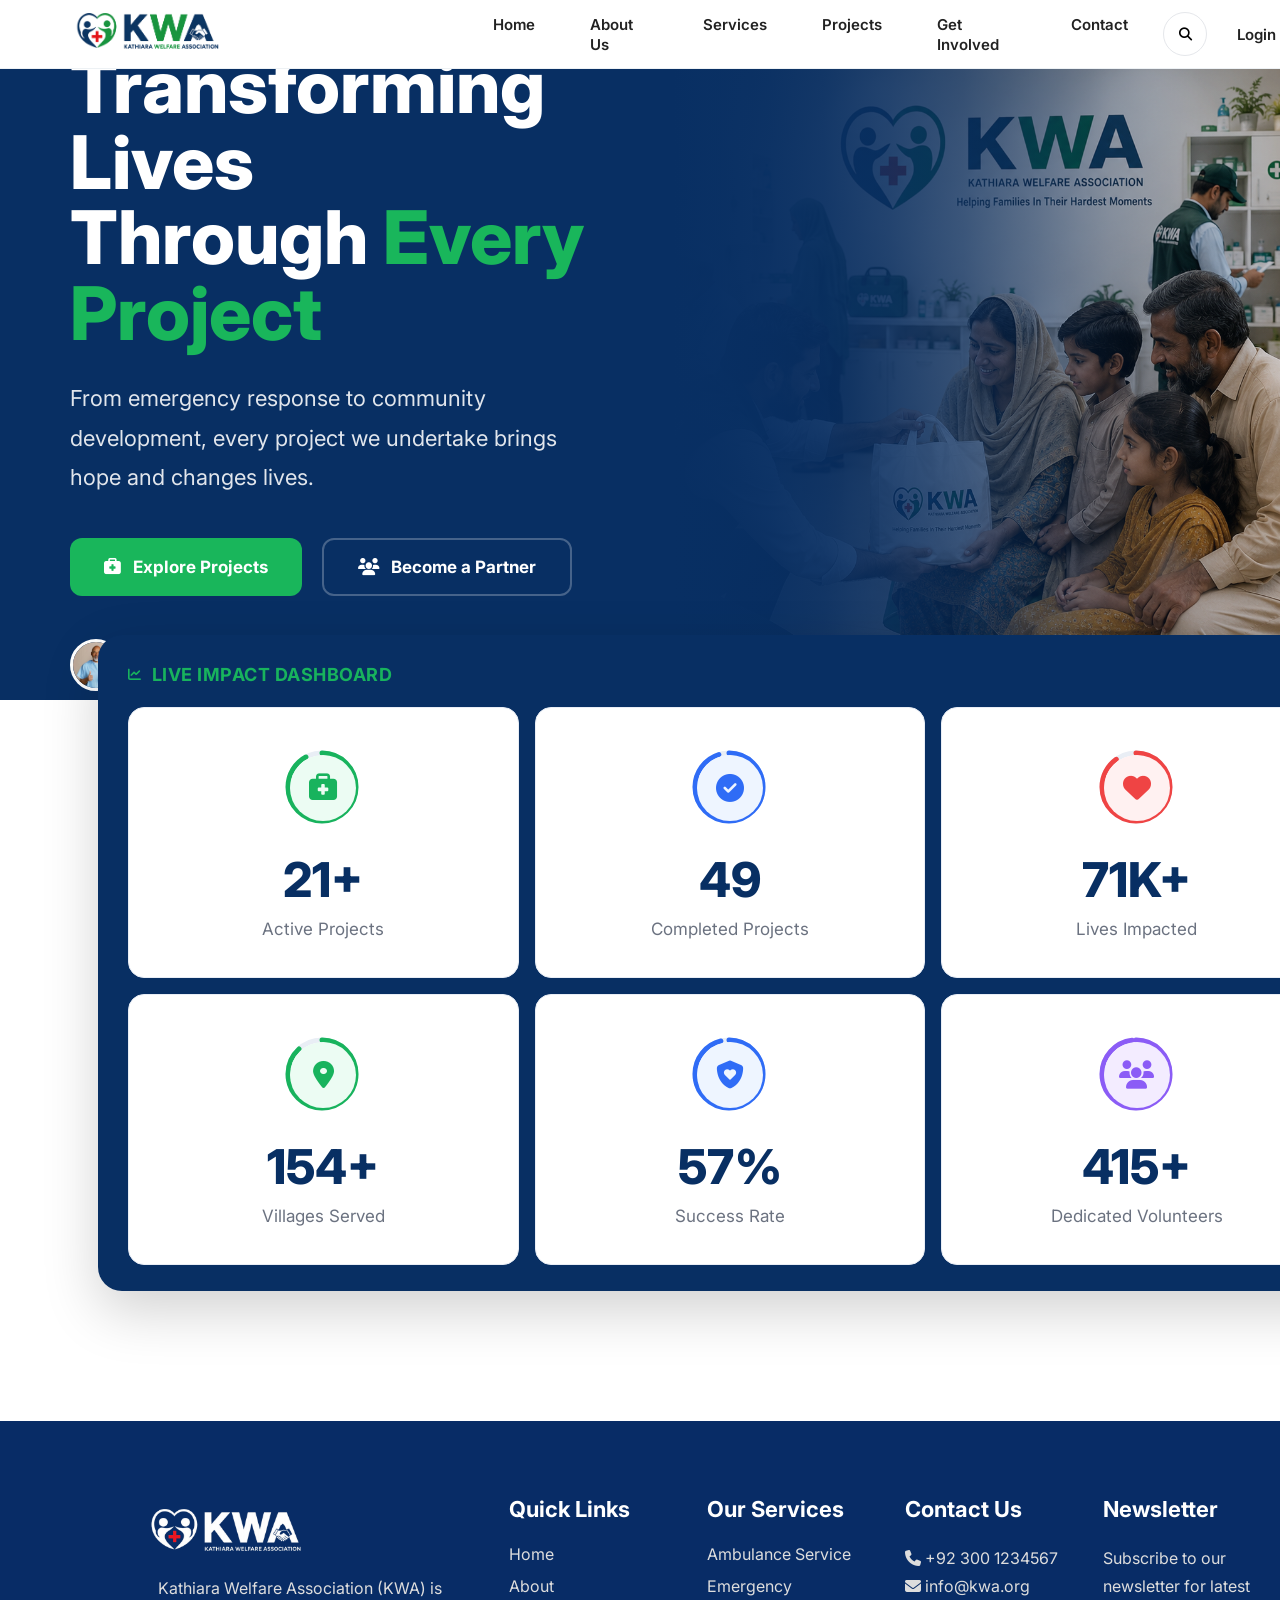
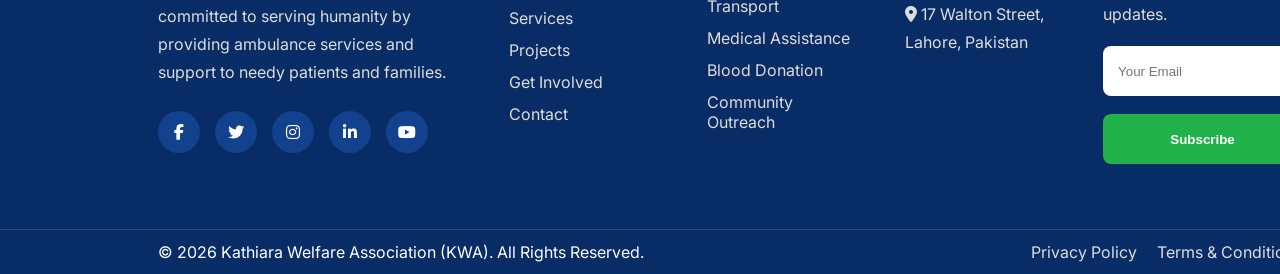
<file: Projects.html>
<!DOCTYPE html>
<html lang="en">

<head>
    <meta charset="UTF-8">
    <meta name="viewport" content="width=device-width, initial-scale=1.0">
    <title>KWA Foundation</title>

    <link rel="preconnect" href="https://fonts.googleapis.com">
    <link rel="preconnect" href="https://fonts.gstatic.com" crossorigin>

    <link href="https://fonts.googleapis.com/css2?family=Inter:wght@400;500;600;700;800&display=swap" rel="stylesheet">

    <link rel="stylesheet" href="https://cdnjs.cloudflare.com/ajax/libs/font-awesome/6.7.2/css/all.min.css">

    <link rel="stylesheet" href="style.css">

</head>

<body>
    <!-- =========================
        HEADER
========================= -->
    <header class="header">
        <div class="container">
            <nav class="navbar">
                <!-- Logo -->
                <a href="#" class="logo">
                    <img src="images/nav_logo.png" alt="KWA Logo">
                </a>
                <!-- Menu -->
                <ul class="menu">
                    <li><a href="index.html">Home</a></li>
                    <li><a href="about us.html">About Us</a></li>
                    <li><a href="services.html">Services</a></li>
                    <li><a href="project.html">Projects</a></li>
                    <li><a href="get involved.html">Get Involved</a></li>
                    <li><a href="contact.html">Contact</a></li>
                </ul>
                <div id="loader">
                    <div class="loader-content">
                        <img src="images/logo.png" alt="KWA Logo">
                        <div class="spinner"></div>
                        <p>Loading...</p>
                    </div>
                </div>
                <!-- Right Side -->
                <div class="nav-right">
                    <button class="search-btn">
                        <i class="fa-solid fa-magnifying-glass"></i>
                    </button>
                    <a href="#" class="login-btn">
                        Login
                    </a>
                    <a href="#" class="donate-btn">
                        Donate Now
                    </a>
                </div>
            </nav>
        </div>
        </header>
<!--==================================
PROJECTS HERO
===================================-->

<section class="projects-hero">

    <div class="projects-banner">

        <!-- Left Content -->

        <div class="projects-content">

            <span class="projects-tag">
                <i class="fa-solid fa-circle"></i>
                OUR PROJECTS
            </span>

            <h1>
                Transforming Lives
                <br>
                Through
                <span>Every Project</span>
            </h1>

            <p>
                From emergency response to community development,
                every project we undertake brings hope and changes lives.
            </p>

            <!-- Buttons -->

            <div class="projects-buttons">

                <a href="#" class="project-btn">

                    <i class="fa-solid fa-briefcase-medical"></i>

                    Explore Projects

                </a>

                <a href="#" class="partner-btn">

                    <i class="fa-solid fa-users"></i>

                    Become a Partner

                </a>

            </div>

            <!-- Volunteers -->

            <div class="volunteers">

                <div class="volunteer-images">
                    <img src="images/patient.jpeg" alt="">
                    <img src="images/patient_2.jpeg" alt="">
                    <img src="images/patient.jpeg" alt="">
                    <img src="images/patient_2.jpeg" alt="">
                </div>
                <div class="volunteer-text">
                    <h3>700+</h3>
                    <span>Dedicated Volunteers</span>
               </div>
            </div>
        </div>
        <!-- Right Image -->
        <div class="projects-image">
            <img src="images/families help.png" alt="Projects Hero">
        </div>
    </div>
</section>
<!--==================================
PROJECTS LIVE IMPACT DASHBOARD
===================================-->

<section class="projects-impact-section">

    <div class="container">

        <div class="projects-impact-wrapper">

            <!-- Heading -->

            <div class="projects-impact-header">

                <span class="projects-impact-subtitle">

                    <i class="fa-solid fa-chart-line"></i>

                    LIVE IMPACT DASHBOARD

                </span>

            </div>

            <!-- Cards -->

            <div class="projects-impact-grid">

                <!-- Card 1 -->

                <div class="projects-impact-card">

                    <div class="projects-impact-icon projects-green">

                        <svg class="projects-progress-ring" width="90" height="90">

                            <circle class="projects-progress-bg"
                                    cx="45"
                                    cy="45"
                                    r="34">
                            </circle>

                            <circle class="projects-progress-bar"
                                    cx="45"
                                    cy="45"
                                    r="34"
                                    data-progress="92">
                            </circle>

                        </svg>

                        <div class="projects-icon-box">

                            <i class="fa-solid fa-briefcase-medical"></i>

                        </div>

                    </div>

                    <h3 class="projects-impact-number">

                        <span class="projects-counter"
                              data-target="35">
                              0
                        </span>+

                    </h3>

                    <p class="projects-impact-title">

                        Active Projects

                    </p>

                </div>

                <!-- Card 2 -->

                <div class="projects-impact-card">

                    <div class="projects-impact-icon projects-blue">

                        <svg class="projects-progress-ring" width="90" height="90">

                            <circle class="projects-progress-bg"
                                    cx="45"
                                    cy="45"
                                    r="34">
                            </circle>

                            <circle class="projects-progress-bar"
                                    cx="45"
                                    cy="45"
                                    r="34"
                                    data-progress="95">
                            </circle>

                        </svg>

                        <div class="projects-icon-box">

                            <i class="fa-solid fa-circle-check"></i>

                        </div>

                    </div>

                    <h3 class="projects-impact-number">

                        <span class="projects-counter"
                              data-target="82">
                              0
                        </span>

                    </h3>

                    <p class="projects-impact-title">

                        Completed Projects

                    </p>

                </div>

                <!-- Card 3 -->

                <div class="projects-impact-card">

                    <div class="projects-impact-icon projects-red">

                        <svg class="projects-progress-ring" width="90" height="90">

                            <circle class="projects-progress-bg"
                                    cx="45"
                                    cy="45"
                                    r="34">
                            </circle>

                            <circle class="projects-progress-bar"
                                    cx="45"
                                    cy="45"
                                    r="34"
                                    data-progress="90">
                            </circle>

                        </svg>

                        <div class="projects-icon-box">

                            <i class="fa-solid fa-heart"></i>

                        </div>

                    </div>

                    <h3 class="projects-impact-number">

                        <span class="projects-counter"
                              data-target="120">
                              0
                        </span>K+

                    </h3>

                    <p class="projects-impact-title">

                        Lives Impacted

                    </p>

                </div>

                <!-- Card 4 -->

                <div class="projects-impact-card">

                    <div class="projects-impact-icon projects-green">

                        <svg class="projects-progress-ring" width="90" height="90">

                            <circle class="projects-progress-bg"
                                    cx="45"
                                    cy="45"
                                    r="34">
                            </circle>

                            <circle class="projects-progress-bar"
                                    cx="45"
                                    cy="45"
                                    r="34"
                                    data-progress="88">
                            </circle>

                        </svg>

                        <div class="projects-icon-box">

                            <i class="fa-solid fa-location-dot"></i>

                        </div>

                    </div>

                    <h3 class="projects-impact-number">

                        <span class="projects-counter"
                              data-target="260">
                              0
                        </span>+

                    </h3>

                    <p class="projects-impact-title">

                        Villages Served

                    </p>

                </div>

                <!-- Card 5 -->

                <div class="projects-impact-card">

                    <div class="projects-impact-icon projects-blue">

                        <svg class="projects-progress-ring" width="90" height="90">

                            <circle class="projects-progress-bg"
                                    cx="45"
                                    cy="45"
                                    r="34">
                            </circle>

                            <circle class="projects-progress-bar"
                                    cx="45"
                                    cy="45"
                                    r="34"
                                    data-progress="96">
                            </circle>

                        </svg>

                        <div class="projects-icon-box">

                            <i class="fa-solid fa-shield-heart"></i>

                        </div>

                    </div>

                    <h3 class="projects-impact-number">

                        <span class="projects-counter"
                              data-target="95">
                              0
                        </span>%

                    </h3>

                    <p class="projects-impact-title">

                        Success Rate

                    </p>

                </div>

                <!-- Card 6 -->

                <div class="projects-impact-card">

                    <div class="projects-impact-icon projects-purple">

                        <svg class="projects-progress-ring" width="90" height="90">

                            <circle class="projects-progress-bg"
                                    cx="45"
                                    cy="45"
                                    r="34">
                            </circle>

                            <circle class="projects-progress-bar"
                                    cx="45"
                                    cy="45"
                                    r="34"
                                    data-progress="98">
                            </circle>

                        </svg>

                        <div class="projects-icon-box">

                            <i class="fa-solid fa-users"></i>

                        </div>

                    </div>

                    <h3 class="projects-impact-number">

                        <span class="projects-counter"
                              data-target="700">
                              0
                        </span>+

                    </h3>

                    <p class="projects-impact-title">

                        Dedicated Volunteers

                    </p>

                </div>

            </div>

        </div>

    </div>

</section>
        <!-- ===========================
            FOOTER
=========================== -->
    <footer class="footer">
        <div class="container">
            <div class="footer-grid">
                <!-- Logo -->
                <div class="footer-box">
                    <img src="images/nav1_logo.png" class="footer-logo" alt="KWA Logo">
                    <p>
                        Kathiara Welfare Association (KWA) is committed to serving
                        humanity by providing ambulance services and support to
                        needy patients and families.
                    </p>
                    <div class="social-icons">
                        <a href="#"><i class="fab fa-facebook-f"></i></a>
                        <a href="#"><i class="fab fa-twitter"></i></a>
                        <a href="#"><i class="fab fa-instagram"></i></a>
                        <a href="#"><i class="fab fa-linkedin-in"></i></a>
                        <a href="#"><i class="fab fa-youtube"></i></a>
                    </div>
                </div>
                <!-- Quick Links -->
                <div class="footer-box">
                    <h3>Quick Links</h3>
                    <ul>
                        <li><a href="index.html">Home</a></li>
                        <li><a href="about us.html">About</a></li>
                        <li><a href="services.html">Services</a></li>
                        <li><a href="projects.html">Projects</a></li>
                        <li><a href="get involves.html">Get Involved</a></li>
                        <li><a href="contact.html">Contact</a></li>
                    </ul>
                </div>
                <!-- Services -->
                <div class="footer-box">
                    <h3>Our Services</h3>
                    <ul>
                        <li><a href="#">Ambulance Service</a></li>
                        <li><a href="#">Emergency Transport</a></li>
                        <li><a href="#">Medical Assistance</a></li>
                        <li><a href="#">Blood Donation</a></li>
                        <li><a href="#">Community Outreach</a></li>
                    </ul>
                </div>
                <!-- Contact -->
                <div class="footer-box">
                    <h3>Contact Us</h3>
                    <p>
                        <i class="fas fa-phone"></i>
                        +92 300 1234567
                    </p>
                    <p>
                        <i class="fas fa-envelope"></i>
                        info@kwa.org
                    </p>
                    <p>
                        <i class="fas fa-map-marker-alt"></i>
                        17 Walton Street,<br>
                        Lahore, Pakistan
                    </p>
                </div>
                <!-- Newsletter -->
                <div class="footer-box">
                    <h3>Newsletter</h3>
                    <p>
                        Subscribe to our newsletter
                        for latest updates.
                    </p>
                    <form>
                        <input type="email" placeholder="Your Email">

                        <button type="submit">
                            Subscribe
                        </button>
                    </form>
                </div>
            </div>
        </div>
        <div class="footer-bottom">
            <div class="container bottom-flex">
                <p>
                    © 2026 Kathiara Welfare Association (KWA).
                    All Rights Reserved.
                </p>
                <div class="footer-links">
                    <a href="#">Privacy Policy</a>
                    <a href="#">Terms & Conditions</a>
                </div>
            </div>
        </div>
    </footer>
    <!-- Floating WhatsApp -->
    <a href="#" class="whatsapp">
        <i class="fab fa-whatsapp"></i>
    </a>
    <script src="script.js"></script>
</body>

</html>
</file>
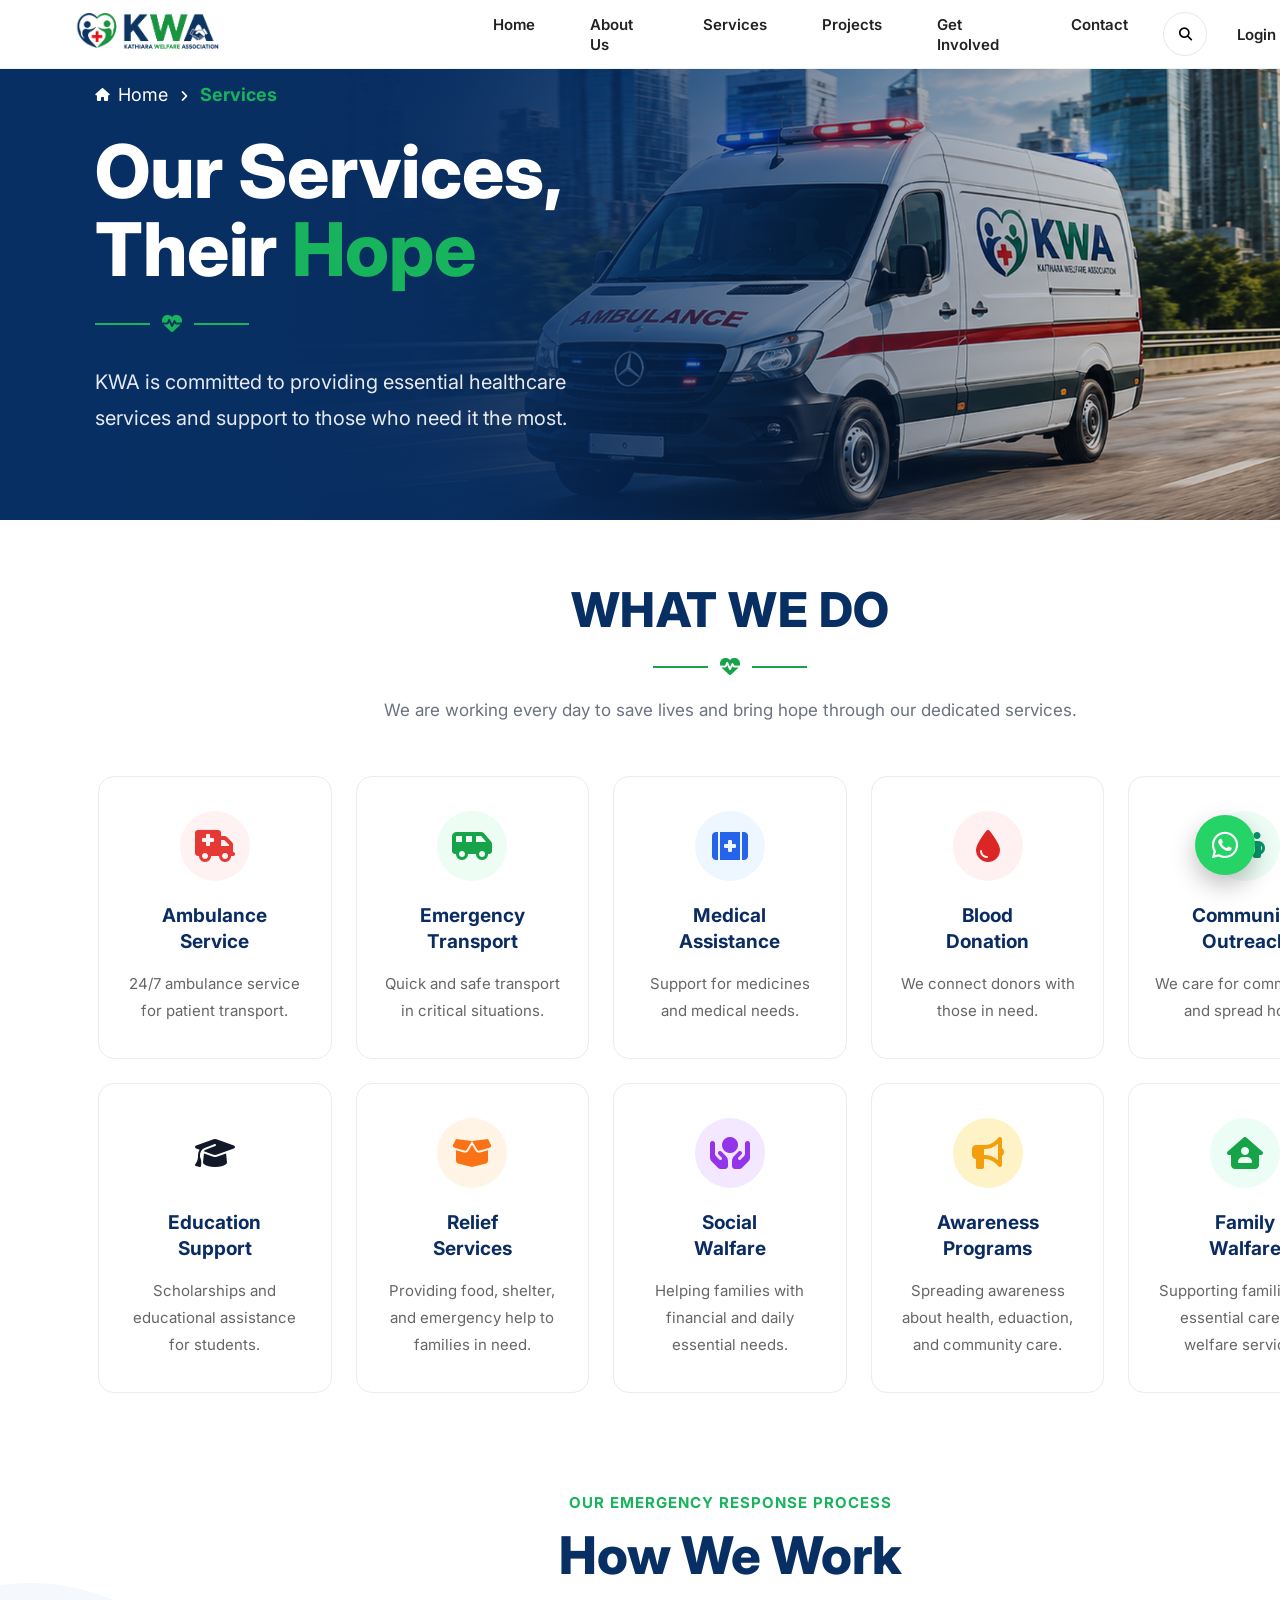
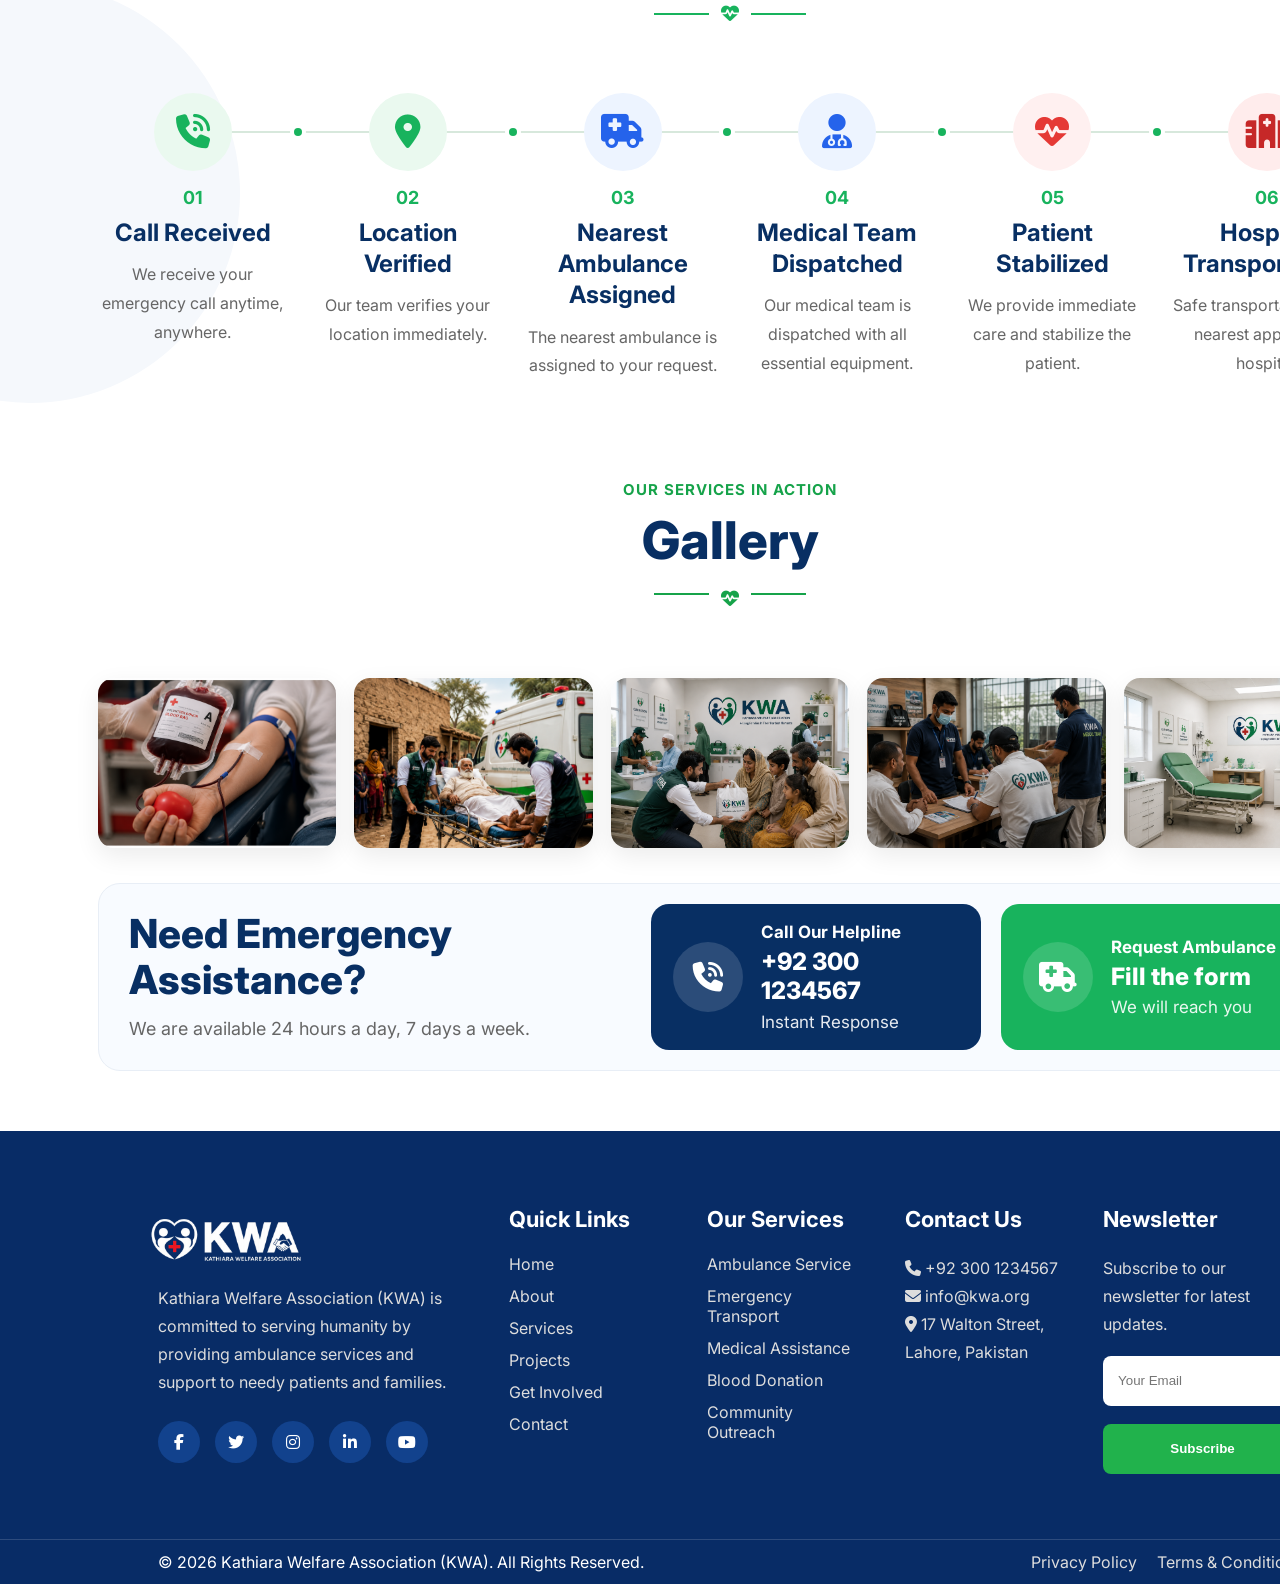
<file: Services.html>
<!DOCTYPE html>
<html lang="en">

<head>
    <meta charset="UTF-8">
    <meta name="viewport" content="width=device-width, initial-scale=1.0">
    <title>KWA Foundation</title>
    <link rel="preconnect" href="https://fonts.googleapis.com">
    <link rel="preconnect" href="https://fonts.gstatic.com" crossorigin>
    <link href="https://fonts.googleapis.com/css2?family=Inter:wght@400;500;600;700;800&display=swap" rel="stylesheet">
    <link rel="stylesheet" href="https://cdnjs.cloudflare.com/ajax/libs/font-awesome/6.7.2/css/all.min.css">
    <link rel="stylesheet" href="style.css">
</head>

<body>
    <!-- =========================
        HEADER
========================= -->
    <header class="header">
        <div class="container">
            <nav class="navbar">
                <!-- Logo -->
                <a href="#" class="logo">
                    <img src="images/nav_logo.png" alt="KWA Logo">
                </a>
                <!-- Menu -->
                <ul class="menu">
                    <li><a href="index.html">Home</a></li>
                    <li><a href="About us.html ">About Us</a></li>
                    <li><a href="Services.html">Services</a></li>
                    <li><a href="Projects.html">Projects</a></li>
                    <li><a href="Get involves.html">Get Involved</a></li>
                    <li><a href="Contact.html">Contact</a></li>
                </ul>
                <div id="loader">
                    <div class="loader-content">
                        <img src="images/logo.png" alt="KWA Logo">
                        <div class="spinner"></div>
                        <p>Loading...</p>
                    </div>
                </div>
                <!-- Right Side -->
                <div class="nav-right">
                    <button class="search-btn">
                        <i class="fa-solid fa-magnifying-glass"></i>
                    </button>
                    <a href="#" class="login-btn">
                        Login
                    </a>
                    <a href="#" class="donate-btn">
                        Donate Now
                    </a>
                </div>
            </nav>
        </div>
    </header>
    <!--==================================
SERVICES HERO
===================================-->
    <section class="services-hero">
        <div class="services-banner">
            <!-- LEFT CONTENT -->
            <div class="services-content">
                <div class="breadcrumb">
                    <a href="index.html">
                        <i class="fa-solid fa-house"></i>
                        Home
                    </a>
                    <span>
                        <i class="fa-solid fa-angle-right"></i>
                    </span>
                    <span class="active">
                        Services
                    </span>
                </div>
                <h1>
                    Our Services,<br>
                    Their <span>Hope</span>
                </h1>
                <div class="hero-divider">
                    <span></span>
                    <i class="fa-solid fa-heart-pulse"></i>
                    <span></span>
                </div>
                <p>
                    KWA is committed to providing essential healthcare
                    services and support to those who need it the most.
                </p>
            </div>
            <!-- RIGHT IMAGE -->
            <div class="services-image">
                <img src="images/services-ambulance.png" alt="KWA Ambulance">
            </div>
        </div>
    </section>
    <!-- ==========================================
OUR SERVICES
========================================== -->
    <section class="services ">
        <div class="container">
<div class="services-heading">

    <h2>WHAT WE DO</h2>

    <div class="services-divider">

        <span></span>

        <i class="fa-solid fa-heart-pulse"></i>

        <span></span>

    </div>

    <p>
        We are working every day to save lives and bring hope
        through our dedicated services.
    </p>

</div>
            <div class="services-grid">
                <!-- Card 1 -->
                <div class="service-card">
                    <div class="service-icon ambulance">
                        <i class="fa-solid fa-truck-medical"></i>
                    </div>
                    <h3>Ambulance<br>Service</h3>
                    <p>
                        24/7 ambulance service
                        for patient transport.
                    </p>

                </div>

                <!-- Card 2 -->

                <div class="service-card">

                    <div class="service-icon transport">
                        <i class="fa-solid fa-van-shuttle"></i>
                    </div>

                    <h3>Emergency<br>Transport</h3>

                    <p>
                        Quick and safe transport
                        in critical situations.
                    </p>

                </div>

                <!-- Card 3 -->

                <div class="service-card">

                    <div class="service-icon medical">
                        <i class="fa-solid fa-kit-medical"></i>
                    </div>

                    <h3>Medical<br>Assistance</h3>

                    <p>
                        Support for medicines
                        and medical needs.
                    </p>

                </div>

                <!-- Card 4 -->

                <div class="service-card">

                    <div class="service-icon blood">
                        <i class="fa-solid fa-droplet"></i>
                    </div>

                    <h3>Blood<br>Donation</h3>

                    <p>
                        We connect donors
                        with those in need.
                    </p>

                </div>

                <!-- Card 5 -->

                <div class="service-card">

                    <div class="service-icon community">
                        <i class="fa-solid fa-people-group"></i>
                    </div>
                    <h3>Community<br>Outreach</h3>
                    <p>
                        We care for communities
                        and spread hope.
                    </p>
                </div>
                     <!-- Card 6 -->
                <div class="service-card">
                    <div class="service-icon eduaction">
                        <i class="fa-solid fa-graduation-cap"></i>
                    </div>
                    <h3>Education<br>Support</h3>
                    <p>
                        Scholarships and educational assistance
                        for students.
                    </p>

                </div>

                <!-- Card 7 -->

                <div class="service-card">

                    <div class="service-icon relief">
                        <i class="fa-solid fa-box-open"></i>
                    </div>

                    <h3>Relief<br>Services</h3>

                    <p>
                        Providing food, shelter, and 
                        emergency help to families in need.
                    </p>

                </div>

                <!-- Card 8 -->

                <div class="service-card">

                    <div class="service-icon social">
                        <i class="fa-solid fa-hands-holding-circle"></i>
                    </div>

                    <h3>Social<br>Walfare</h3>

                    <p>
                        Helping families with financial
                        and daily essential needs.
                    </p>

                </div>

                <!-- Card 9-->

                <div class="service-card">

                    <div class="service-icon awareness">
                        <i class="fa-solid fa-bullhorn"></i>
                    </div>

                    <h3>Awareness<br>Programs</h3>

                    <p>
                        Spreading awareness about health,
                        eduaction, and community care.
                    </p>

                </div>
                <!-- Card 10 -->
                <div class="service-card">

                    <div class="service-icon family">
                        <i class="fa-solid fa-house-user"></i>
                    </div>
                    <h3>Family<br>Walfare</h3>
                    <p>
                        Supporting families with essential care
                        and welfare services.
                    </p>
                </div>
            </div>
        </div>
    </section>
<!--==================================
SERVICES PAGE - HOW WE WORK
===================================-->

<section class="services-workflow">

    <div class="container">

        <!-- Heading -->

        <div class="services-work-heading">

            <span class="services-work-subtitle">
                OUR EMERGENCY RESPONSE PROCESS
            </span>

            <h2>How We Work</h2>

            <div class="services-work-divider">

                <span></span>

                <i class="fa-solid fa-heart-pulse"></i>

                <span></span>

            </div>

        </div>

        <!-- Timeline -->

        <div class="services-work-process">

            <div class="services-process-line"></div>

            <!-- STEP 01 -->

            <div class="services-process-card">

                <div class="services-process-icon green-work">

                    <i class="fa-solid fa-phone-volume"></i>

                </div>

                <span class="services-step-number">01</span>

                <h3>Call Received</h3>

                <p>
                    We receive your emergency
                    call anytime, anywhere.
                </p>

            </div>

            <!-- STEP 02 -->

            <div class="services-process-card">

                <div class="services-process-icon green-work">

                    <i class="fa-solid fa-location-dot"></i>

                </div>

                <span class="services-step-number">02</span>

                <h3>Location Verified</h3>
                <p>
                    Our team verifies your
                    location immediately.
                </p>
            </div>
            <!-- STEP 03 -->
            <div class="services-process-card">
                <div class="services-process-icon blue-work">
                    <i class="fa-solid fa-truck-medical"></i>
                </div>
                <span class="services-step-number">03</span>
                <h3>Nearest Ambulance Assigned</h3>
                <p>
                    The nearest ambulance
                    is assigned to your request.
                </p>
            </div>
            <!-- STEP 04 -->
            <div class="services-process-card">
                <div class="services-process-icon blue-work">
                    <i class="fa-solid fa-user-doctor"></i>
                </div>
                <span class="services-step-number">04</span>
                <h3>Medical Team Dispatched</h3>
                <p>
                    Our medical team is dispatched
                    with all essential equipment.
                </p>
            </div>
            <!-- STEP 05 -->
            <div class="services-process-card">
                <div class="services-process-icon red-work">
                    <i class="fa-solid fa-heart-pulse"></i>
                </div>
                <span class="services-step-number">05</span>
                <h3>Patient Stabilized</h3>
                <p>
                    We provide immediate care
                    and stabilize the patient.
                </p>
            </div>
            <!-- STEP 06 -->
            <div class="services-process-card">
                <div class="services-process-icon dark-red-work">
                    <i class="fa-solid fa-hospital"></i>
                </div>
                <span class="services-step-number">06</span>
                <h3>Hospital Transportation</h3>
                <p>
                    Safe transportation to the
                    nearest appropriate hospital.
                </p>
            </div>
        </div>
    </div>
</section>
<!--==================================
GALLERY SECTION
===================================-->

<section class="gallery-section">

    <div class="container">

        <!-- Heading -->

        <div class="gallery-heading">

            <span class="gallery-subtitle">
                OUR SERVICES IN ACTION
            </span>

            <h2>Gallery</h2>

            <div class="gallery-divider">
                <span></span>
                <i class="fa-solid fa-heart-pulse"></i>
                <span></span>
            </div>

        </div>
        <!-- Gallery -->
        <div class="gallery-grid">
            <div class="gallery-card">
                <img src="images/blood_donation.png" alt="">
            </div>
            <div class="gallery-card">
                <img src="images/story.png" alt="">
            </div>
            <div class="gallery-card">
                <img src="images/families help.png" alt="">
            </div>
            <div class="gallery-card">
                <img src="images/admin_service.png" alt="">
            </div>
            <div class="gallery-card">
                <img src="images/family support.png" alt="">
            </div>
        </div>
    </div>
</section>
<!--==================================
EMERGENCY CTA
===================================-->

<section class="service-help">

    <div class="container">

        <div class="help-wrapper">

            <!-- Left -->

            <div class="help-content">

                <h2>Need Emergency Assistance?</h2>

                <p>
                    We are available 24 hours a day,
                    7 days a week.
                </p>

            </div>

            <!-- Right -->

            <div class="help-boxes">

                <!-- Box 1 -->

                <a href="#" class="help-box blue-help">

                    <div class="help-icon">

                        <i class="fa-solid fa-phone-volume"></i>

                    </div>

                    <div>

                        <span>Call Our Helpline</span>

                        <h3>+92 300 1234567</h3>

                        <p>Instant Response</p>

                    </div>

                </a>

                <!-- Box 2 -->
                <a href="#" class="help-box green-help">
                    <div class="help-icon">
                        <i class="fa-solid fa-truck-medical"></i>
                    </div>
                    <div>
                        <span>Request Ambulance</span>
                        <h3>Fill the form</h3>
                        <p>We will reach you</p>
                    </div>
                </a>
            </div>
        </div>
    </div>
</section>
    <!-- ===========================
            FOOTER
=========================== -->
    <footer class="footer">
        <div class="container">
            <div class="footer-grid">
                <!-- Logo -->
                <div class="footer-box">
                    <img src="images/nav1_logo.png" class="footer-logo" alt="KWA Logo">
                    <p>
                        Kathiara Welfare Association (KWA) is committed to serving
                        humanity by providing ambulance services and support to
                        needy patients and families.
                    </p>
                    <div class="social-icons">
                        <a href="#"><i class="fab fa-facebook-f"></i></a>
                        <a href="#"><i class="fab fa-twitter"></i></a>
                        <a href="#"><i class="fab fa-instagram"></i></a>
                        <a href="#"><i class="fab fa-linkedin-in"></i></a>
                        <a href="#"><i class="fab fa-youtube"></i></a>
                    </div>
                </div>
                <!-- Quick Links -->
                <div class="footer-box">
                    <h3>Quick Links</h3>
                    <ul>
                        <li><a href="index.html">Home</a></li>
                        <li><a href="about us.html">About</a></li>
                        <li><a href="services.html">Services</a></li>
                        <li><a href="projects.html">Projects</a></li>
                        <li><a href="get involves.html">Get Involved</a></li>
                        <li><a href="contact.html">Contact</a></li>
                    </ul>
                </div>
                <!-- Services -->
                <div class="footer-box">
                    <h3>Our Services</h3>
                    <ul>
                        <li><a href="#">Ambulance Service</a></li>
                        <li><a href="#">Emergency Transport</a></li>
                        <li><a href="#">Medical Assistance</a></li>
                        <li><a href="#">Blood Donation</a></li>
                        <li><a href="#">Community Outreach</a></li>
                    </ul>
                </div>
                <!-- Contact -->
                <div class="footer-box">
                    <h3>Contact Us</h3>
                    <p>
                        <i class="fas fa-phone"></i>
                        +92 300 1234567
                    </p>
                    <p>
                        <i class="fas fa-envelope"></i>
                        info@kwa.org
                    </p>
                    <p>
                        <i class="fas fa-map-marker-alt"></i>
                        17 Walton Street,<br>
                        Lahore, Pakistan
                    </p>
                </div>
                <!-- Newsletter -->
                <div class="footer-box">
                    <h3>Newsletter</h3>
                    <p>
                        Subscribe to our newsletter
                        for latest updates.
                    </p>
                    <form>
                        <input type="email" placeholder="Your Email">

                        <button type="submit">
                            Subscribe
                        </button>
                    </form>
                </div>
            </div>
        </div>
        <div class="footer-bottom">
            <div class="container bottom-flex">
                <p>
                    © 2026 Kathiara Welfare Association (KWA).
                    All Rights Reserved.
                </p>
                <div class="footer-links">
                    <a href="#">Privacy Policy</a>
                    <a href="#">Terms & Conditions</a>
                </div>
            </div>
        </div>
    </footer>
    <!-- Floating WhatsApp -->
    <a href="#" class="whatsapp">
        <i class="fab fa-whatsapp"></i>
    </a>
    <script src="script.js"></script>
</body>

</html>
</file>
<file: style.css>
/*=============================
GOOGLE FONT
=============================*/
@import url('https://fonts.googleapis.com/css2?family=Inter:wght@400;500;600;700;800;900&display=swap');

/*=============================
RESET
=============================*/

* {
    margin: 0;
    padding: 0;
    box-sizing: border-box;
}

html {
    scroll-behavior: smooth;
}

body {
    font-family: 'Inter', sans-serif;
    background: #ffffff;
    color: #111827;
    overflow-x: hidden;
}

a {
    text-decoration: none;
}

ul {
    list-style: none;
}

img {
    display: block;
    max-width: 100%;
}

/*=============================
CONTAINER
=============================*/

.container {
    width: 100%;
    max-width: 1380px;
    margin: -10px 90px;
    padding: 0 8px;
}

/* Loader */

#loader {
    position: fixed;
    inset: 0;
    background: #fff;
    display: flex;
    justify-content: center;
    align-items: center;
    z-index: 9999;
    transition: .5s;
}

.loader-content {
    text-align: center;
}

.loader-content img {
    width: 90px;
    margin-bottom: 20px;
}

.spinner {
    width: 45px;
    height: 45px;
    margin: auto;
    border: 4px solid #ddd;
    border-top: 4px solid var(--green);
    border-radius: 50%;
    animation: spin 1s linear infinite;
}

@keyframes spin {
    100% {
        transform: rotate(360deg);
    }
}

/*=============================
HEADER
=============================*/

.header {
    position: fixed;
    top: 0;
    left: 0;
    width: 100%;
    background: #fff;
    z-index: 9999;
    border-bottom: 1px solid #edf1f4;
    transition: all .3s ease;
}

.navbar {
    height: 88px;
    display: grid;
    grid-template-columns: 220px 1fr auto;
    align-items: center;
    column-gap: 35px;
}

/*=============================
LOGO
=============================*/

.logo img {
    width: 170px;
    margin-left: -30px;
}

/*=============================
MENU
=============================*/
.menu {
    display: flex;
    justify-content: center;
    gap: 55px;
    margin-left: 140px;
}

.menu a {

    color: #222;
    font-size: 15px;
    font-weight: 600;
    transition: .25s;

}

.menu a:hover {

    color: #16A34A;

}

/*=============================
RIGHT
=============================*/

.nav-right {

    display: flex;
    align-items: center;
    gap: 30px;
    margin-right: -90px;
}

/*=============================
SEARCH
=============================*/

.search-btn {

    width: 44px;
    height: 44px;

    border-radius: 50%;
    border: 1px solid #E5E7EB;

    background: #fff;

    cursor: pointer;

    transition: .3s;

}

.search-btn:hover {

    background: #16A34A;
    color: #fff;

}

/*=============================
LOGIN
=============================*/

.login-btn {

    color: #222;
    font-size: 15px;
    font-weight: 600;

}

/*=============================
DONATE
=============================*/

.donate-btn {

    display: flex;
    align-items: center;
    gap: 10px;

    padding: 14px 28px;

    border-radius: 50px;

    background: #16A34A;

    color: #fff;

    font-size: 15px;
    font-weight: 700;

    transition: .35s;

}

.donate-btn:hover {

    transform: translateY(-2px);

}

/*=================================
HERO
=================================*/

.hero {
    position: relative;
    min-height: 700px;
    display: flex;
    align-items: center;
    overflow: hidden;
    background: #fff;
}

/* Background Image */

.hero-bg {
    position: absolute;
    inset: 0;
    z-index: 1;
}

.hero-bg img {
    width: 100%;
    height: 100%;
    object-fit: cover;
    object-position: 78% center;
}

/* White Fade */

.hero::before {
    width: 60%;
    background: linear-gradient(to right,
            #fff 0%,
            #fff 55%,
            rgba(255, 255, 255, .90) 68%,
            rgba(255, 255, 255, .55) 82%,
            rgba(255, 255, 255, 0) 100%);
}

.hero-container {
    position: relative;
    z-index: 3;
    min-height: 760px;
    display: flex;
    align-items: center;
}

.hero-content {
    width: 570px;
    margin-left: -35px;
}

.hero-tag {
    display: inline-block;
    background: #082f63;
    color: #fff;
    padding: 11px 22px;
    border-radius: 30px;
    font-size: 13px;
    font-weight: 700;
    margin-bottom: 28px;
}

.hero-content h1 {
    font-size: 64px;
    line-height: 1.02;
    font-weight: 800;
    letter-spacing: -2px;
}

.hero-content h1 span {
    display: block;
    color: #17a44c;
}

.hero-content p {
    width: 440px;
    font-size: 18px;
    line-height: 1.8;
}

/*=========================
Hero Buttons
=========================*/

.hero-buttons {
    display: flex;
    align-items: center;
    gap: 18px;
    margin-top: 35px;
    margin-bottom: 28px;
}

/* Donate Button */

.primary-btn {
    display: inline-flex;
    align-items: center;
    justify-content: center;

    width: 165px;
    height: 56px;

    background: #082f63;
    color: #fff;

    border-radius: 10px;

    font-size: 16px;
    font-weight: 600;

    transition: .3s;
}

.primary-btn:hover {
    background: #0b3d80;
}

/* Request Ambulance */

.secondary-btn {
    display: inline-flex;
    align-items: center;
    justify-content: center;
    gap: 10px;

    width: 215px;
    height: 56px;

    background: #fff;
    color: #16A34A;

    border: 2px solid #D9EFE2;
    border-radius: 10px;

    font-size: 16px;
    font-weight: 600;

    transition: .3s;
}

.secondary-btn i {
    font-size: 18px;
    color: #16A34A;
}

.secondary-btn:hover {
    background: #F7FCF9;
    border-color: #16A34A;
}

.watch-story i {
    color: #E53935;
}

.watch-story a {
    color: #082f63;
}

/*==========================================
STATS SECTION
==========================================*/

.stats {
    margin-top: -42px;
    position: relative;
    z-index: 20;
    margin-bottom: 70px;
}

.stats-wrapper {
    display: grid;
    grid-template-columns: repeat(4, 1fr);
    align-items: center;
    background: #082f63;
    border-radius: 14px;
    padding: 26px 18px;
    column-gap: 20px;
}

.stat-box {
    display: flex;
    align-items: center;
    gap: 16px;
    width: 100%;
}

.divider {
    display: none;
}

.stat-icon {

    width: 56px;

    height: 56px;

    border-radius: 50%;

    background: rgba(255, 255, 255, .08);

    display: flex;

    align-items: center;

    justify-content: center;

    color: #fff;

    font-size: 24px;

}

.stat-content h3 {

    color: #fff;

    font-size: 34px;

    font-weight: 800;

    margin-bottom: 5px;

}

.stat-content p {

    color: #d8e3ff;

    font-size: 15px;

    font-weight: 500;

}



/*==========================================
WHY CHOOSE
==========================================*/

.why {

    padding: 30px 0 80px;

    background: #fff;

}

.section-title {

    text-align: center;

    margin-bottom: 55px;

}

.section-title h2 {

    font-size: 46px;

    color: #0b2c63;

    font-weight: 800;

    margin-bottom: 18px;

}

.title-line {

    display: flex;

    justify-content: center;

    align-items: center;

    gap: 12px;

}

.title-line span {

    width: 55px;

    height: 2px;

    background: #2dbb67;

}

.title-line i {

    color: #2dbb67;

    font-size: 22px;

}

/* =========================
   Common Section Divider
========================= */

.section-divider {
    display: flex;
    justify-content: center;
    align-items: center;
    gap: 18px;
    margin: 18px 0 35px;
}

.section-divider span {
    width: 90px;
    height: 3px;
    background: #22c55e;
    border-radius: 50px;
}

.section-divider i {
    color: #22c55e;
    font-size: 24px;
    transition: 0.3s ease;
}

.section-divider:hover i {
    transform: scale(1.1);
}

.why-grid {

    display: grid;

    grid-template-columns: repeat(4, 1fr);

    gap: 28px;

}

.why-card {

    background: #fff;

    border: 1px solid #ececec;

    border-radius: 16px;

    padding: 35px 30px;

    transition: .3s;

    text-align: left;

}

.why-card:hover {
    transform: translateY(-6px);
    box-shadow:
        0 5px 15px rgba(22, 163, 74, .06),
        0 0 10px rgba(22, 163, 74, .05);
}

.why-icon {
    width: 68px;
    height: 68px;
    border-radius: 50%;
    display: flex;
    align-items: center;
    justify-content: center;
    font-size: 28px;
    margin-bottom: 28px;

}

.why-card:hover {

    transform: translateY(-6px);

    border-color: #16A34A;

    box-shadow:
        0 8px 20px rgba(22, 163, 74, .08),
        0 0 15px rgba(22, 163, 74, .08);

}

/* Icon Colors */

.blue {

    background: #edf5ff;

    color: #2a74ff;

}

.green {

    background: #edfdf3;

    color: #18b35d;

}

.sky {

    background: #eef8ff;

    color: #3b82f6;

}

.red {

    background: #fff0f0;

    color: #ef4444;

}

.why-card h4 {

    font-size: 22px;

    color: #0b2c63;

    margin-bottom: 15px;

    line-height: 1.35;

    font-weight: 700;

}

.why-card p {

    color: #666;

    font-size: 16px;

    line-height: 1.8;

}


/*==========================================
Responsive
==========================================*/

@media(max-width:1100px) {

    .stats-wrapper {

        grid-template-columns: repeat(2, 1fr);

        gap: 25px;

    }

    .divider {

        display: none;

    }

    .why-grid {

        grid-template-columns: repeat(2, 1fr);

    }

}

@media(max-width:768px) {

    .stats-wrapper {

        grid-template-columns: 1fr;

    }

    .why-grid {

        grid-template-columns: 1fr;

    }

    .section-title h2 {

        font-size: 34px;

    }

    .stat-content h3 {

        font-size: 28px;

    }

}

/*==================================
Emergency Strip
==================================*/

.emergency-strip {

    padding: 20px 0 80px;

}

.emergency-wrapper {

    background: #fff1f1;

    border: 1px solid #ffe3e3;

    border-radius: 14px;

    display: flex;

    justify-content: space-between;

    align-items: center;

    overflow: hidden;

    box-shadow: 0 5px 18px rgba(0, 0, 0, .05);

}

/* Left */

.emergency-left {

    display: flex;

    align-items: center;

    flex: 1;

}

/* Red Box */

.emergency-red {

    width: 220px;

    height: 110px;

    background: #E11D2E;

    color: #fff;

    display: flex;

    align-items: center;

    justify-content: space-between;

    padding: 0 25px;

}

.emergency-red h4 {

    font-size: 24px;

    font-weight: 800;

    line-height: 1.2;

}

.emergency-red i {

    font-size: 42px;

    opacity: .95;

}

/* Middle Text */

.emergency-text {

    padding-left: 35px;

}

.emergency-text h3 {

    font-size: 30px;

    color: #0b2c63;

    margin-bottom: 8px;

    font-weight: 700;

}

.emergency-text p {

    font-size: 18px;

    color: #666;

}

/* Right */

.emergency-right {
    background: #E11D2E;
    color: #fff;
    padding: 10px 26px;
    border-radius: 17px;
    margin-right: 20px;
    min-width: 250px;
    text-align: center;
}

.emergency-right span {

    font-size: 15px;

    display: block;

    margin-bottom: 8px;

}

.emergency-right h2 {

    font-size: 34px;

    font-weight: 800;

}

.siren-icon {
    width: 45px;
    height: 49px;
    margin-left: 13px;
}

/*==================================
DONATION
===================================*/

.donation {

    padding: 40px 0 90px;

}

.donation .section-title {

    text-align: center;

    margin-bottom: 50px;

}

.donation .section-title h2 {

    font-size: 48px;

    color: #0B2C63;

    font-weight: 800;

    margin-bottom: 12px;

}

.donation .section-title p {

    color: #777;

    font-size: 17px;

}

.donation-grid {

    display: grid;

    grid-template-columns: repeat(4, 1fr);

    gap: 28px;

}

.donation-card {

    position: relative;

    background: #fff;

    border: 1px solid #ECECEC;

    border-radius: 18px;

    padding: 38px 30px;

    text-align: center;

    transition: .35s;

}

.donation-card:hover {

    transform: translateY(-8px);

    box-shadow: 0 18px 40px rgba(0, 0, 0, .08);

}

.donation-card.active {

    border: 2px solid #16A34A;

}

.popular {

    position: absolute;

    top: -14px;

    left: 50%;

    transform: translateX(-50%);

    background: #16A34A;

    color: #fff;

    font-size: 13px;

    font-weight: 700;

    padding: 6px 16px;

    border-radius: 20px;

}

.donation-icon {

    width: 62px;

    height: 62px;

    border-radius: 50%;

    margin: 0 auto 22px;

    display: flex;

    align-items: center;

    justify-content: center;

    font-size: 28px;

}

.donation-icon.blue {

    background: #EEF6FF;

    color: #2563EB;

}

.donation-icon.green {

    background: #EDFDF3;

    color: #16A34A;

}

.donation-card h3 {

    font-size: 30px;

    line-height: 1.35;

    color: #0B2C63;

    margin-bottom: 18px;

}

.donation-card p {

    color: #666;

    line-height: 1.8;

    margin-bottom: 26px;

}

.price {

    margin-bottom: 28px;

}

.price span {

    font-size: 24px;

    font-weight: 700;

}

.price strong {

    font-size: 46px;

    color: #0B2C63;

}

.price small {

    color: #666;

    font-size: 16px;

}

.donate-blue,
.donate-green {

    display: flex;

    justify-content: center;

    align-items: center;

    height: 56px;

    border-radius: 10px;

    color: #fff;

    font-weight: 700;

}

.donate-blue {

    background: #0B2C63;

}

.donate-green {

    background: #16A34A;

}

.donate-blue:hover {

    background: #08244f;

}

.donate-green:hover {

    background: #15803D;

}

/*==================================
OUR SERVICES
==================================*/

.services {

    padding: 20px 0 90px;

    background: #fff;

}

.services .section-title {

    text-align: center;

    margin-bottom: 45px;

}

.services-grid {

    display: grid;

    grid-template-columns: repeat(5, 1fr);

    gap: 24px;

}

.service-card {

    background: #fff;

    border: 1px solid #ECECEC;

    border-radius: 16px;

    padding: 34px 22px;

    text-align: center;

    transition: .35s;

    cursor: pointer;

}

.service-card:hover {

    transform: translateY(-6px);

    border-color: #16A34A;

    box-shadow:
        0 0 0 1px rgba(22, 163, 74, .12),
        0 8px 22px rgba(22, 163, 74, .08);

}

.service-icon {

    width: 70px;

    height: 70px;

    margin: 0 auto 22px;

    border-radius: 50%;

    display: flex;

    justify-content: center;

    align-items: center;

    font-size: 32px;

}

.ambulance {

    background: #FFF2F2;

    color: #E53935;

}

.transport {

    background: #EDFDF4;

    color: #16A34A;

}

.medical {

    background: #EEF6FF;

    color: #2563EB;

}

.blood {

    background: #FFF1F1;

    color: #DC2626;

}

.community {

    background: #EEFDF6;

    color: #059669;

}

.service-card h3 {

    font-size: 19px;

    line-height: 1.4;

    color: #0B2C63;

    font-weight: 700;

    margin-bottom: 14px;

}

.service-card p {

    font-size: 15px;

    color: #666;

    line-height: 1.8;

}

.service-btn {

    margin-top: 45px;

    display: flex;

    justify-content: center;

}

.view-btn {

    width: 220px;

    height: 56px;

    background: #0B2C63;

    color: #fff;

    border-radius: 10px;

    display: flex;

    align-items: center;

    justify-content: center;

    font-weight: 700;

    transition: .3s;

}

.view-btn:hover {

    background: #16A34A;

}

/*==================================
URGENT CASES
==================================*/

.help-section {
    padding: 10px 0;
    padding-top: 1px;
}

.help-wrapper {
    display: grid;
    grid-template-columns: 544px 1fr;
    gap: 75px;
}

.urgent-cases {

    background: #ffe5e5;

    border: 1px solid #ededed;

    border-radius: 18px;

    padding: 30px;

}

.section-head {

    display: flex;

    justify-content: space-between;

    align-items: flex-start;

    margin-bottom: 28px;

}

.section-head h2 {

    font-size: 30px;

    color: #0B2C63;

    font-weight: 800;

    margin-bottom: 8px;

}

.section-head p {

    color: #777;

    font-size: 15px;

}

.view-all {

    color: #16A34A;

    font-size: 15px;

    font-weight: 700;

}

.view-all i {

    margin-left: 6px;

    font-size: 13px;

}

.cases-grid {

    display: grid;

    grid-template-columns: repeat(2, 1fr);

    gap: 20px;

}

.case-card {

    border: 1px solid #ECECEC;

    border-radius: 16px;

    padding: 7px;

    transition: .35s;

    background: #fff;

}

.case-card:hover {

    transform: translateY(-6px);

    box-shadow: 0 10px 30px rgba(0, 0, 0, .08);

}

.case-top {

    display: flex;

    align-items: center;

    gap: 15px;

    margin-bottom: 18px;

}

.case-top img {

    width: 72px;

    height: 72px;

    border-radius: 50%;

    object-fit: cover;

}

.case-top h3 {

    font-size: 20px;

    color: #0B2C63;

    margin-bottom: 6px;

}

.case-top span {

    color: #777;

    font-size: 14px;

}

.case-card ul {

    list-style: none;

    margin-bottom: 24px;

}

.case-card ul li {

    color: #555;

    margin-bottom: 10px;

    font-size: 15px;

    line-height: 1.6;

}

.case-card strong {

    color: #0B2C63;

}

.case-btn {

    width: 100%;

    height: 50px;

    border-radius: 10px;

    background: #DC2626;

    color: #fff;

    display: flex;

    justify-content: center;

    align-items: center;

    font-weight: 700;

    transition: .3s;

}

.case-btn:hover {

    background: #b91c1c;

}

/*=========================================
HELP SECTION
=========================================*/

.help-section {

    padding: 0px 0;

}

.help-wrapper {

    display: grid;

    grid-template-columns: 420px 1fr;

    gap: 28px;

}

/* LEFT */
.urgent-cases {
    background: #fff;
    border: 1px solid #ECECEC;
    border-radius: 18px;
    padding: 10px;

}

.section-head {
    display: flex;
    align-items: stretch;
    margin-bottom: 25px;
    text-align: center;
    align-content: stretch;
    flex-wrap: nowrap;
    flex-direction: column;
}

.section-head h2 {
    font-size: 30px;
    color: #0B2C63;
    margin-bottom: 6px;
}

.section-head p {
    color: #777;
    font-size: 15px;
}

.section-head a {
    color: #16A34A;
    font-weight: 700;
}

.cases-grid {

    display: grid;

    grid-template-columns: 1fr 1fr;

    gap: 18px;

}

.case-card {

    border: 1px solid #ECECEC;

    border-radius: 12px;

    padding: 28px;

    transition: .35s;

}

.case-card:hover {

    transform: translateY(-6px);

    box-shadow: 0 10px 25px rgba(0, 0, 0, .08);

}

.case-top {

    display: flex;

    align-items: center;

    gap: 12px;

    margin-bottom: 16px;

}

.case-top img {

    width: 62px;

    height: 62px;

    border-radius: 50%;

    object-fit: cover;

}

.case-top h3 {

    font-size: 18px;

    color: #0B2C63;

}

.case-top span {

    color: #777;

    font-size: 13px;

}

.case-card h4 {

    color: #0B2C63;

    margin-bottom: 8px;

    font-size: 17px;

}

.case-card p {

    margin-bottom: 6px;

    color: #666;

}

.case-card small {

    color: #888;

    display: block;

    margin-bottom: 18px;

}

.case-btn {

    width: 100%;

    height: 46px;

    background: #E53935;

    color: #fff;

    display: flex;

    justify-content: center;

    align-items: center;

    border-radius: 8px;

    font-weight: 700;

}

/* RIGHT */

.how-it-works {

    background: #fff;

    border: 1px solid #ECECEC;

    border-radius: 18px;

    padding: 28px;

}

.steps {

    display: flex;

    align-items: center;

    justify-content: space-between;

    margin-top: 35px;

}

.step-card {
    width: 250px;
    border: 1px solid #ECECEC;
    border-radius: 16px;
    padding: 90px 0px;
    text-align: center;
    position: relative;
    transition: .35s;
}

.step-card:hover {

    border-color: #16A34A;

    box-shadow: 0 10px 24px rgba(22, 163, 74, .12);

}

.step-number {

    position: absolute;

    top: -16px;

    left: 50%;

    transform: translateX(-50%);

    width: 34px;

    height: 34px;

    border-radius: 50%;

    background: #16A34A;

    color: #fff;

    display: flex;

    justify-content: center;

    align-items: center;

    font-weight: 700;

}

.step-icon {

    width: 64px;

    height: 64px;

    border-radius: 50%;

    margin: 8px auto 18px;

    display: flex;

    justify-content: center;

    align-items: center;

    font-size: 28px;

}

.step-icon.blue {

    background: #EEF6FF;

    color: #2563EB;

}

.step-icon.red {

    background: #FFF1F1;

    color: #DC2626;

}

.step-icon.green {

    background: #EDFDF3;

    color: #16A34A;

}

.step-card h3 {

    font-size: 22px;

    color: #0B2C63;

    margin-bottom: 10px;

}

.step-card p {

    color: #666;

    line-height: 1.6;

    font-size: 15px;

}

.step-arrow {

    color: #D6D6D6;

    font-size: 24px;

}

/* ===========================
Testimonials
=========================== */

.testimonials {
    padding: 90px 0;
    background: #fff;
}

.section-title {
    text-align: center;
    margin-bottom: 60px;
}

.section-title h2 {
    font-size: 38px;
    color: #0f2d62;
    font-weight: 700;
    margin-bottom: 10px;
}

.section-title p {
    color: #6f6f6f;
    font-size: 16px;
}

.testimonial-grid {
    display: grid;
    grid-template-columns: repeat(3, 1fr);
    gap: 30px;
}

.testimonial-card {
    background: #938e8c30;
    border-radius: 14px;
    padding: 35px;
    box-shadow: 0 12px 30px rgba(0, 0, 0, .08);
    position: relative;
    transition: .3s;
}

.testimonial-card:hover {
    transform: translateY(-8px);
}

.quote-left {
    font-size: 52px;
    color: #cbcbd1;
    display: block;
    margin-bottom: 20px;
}

.quote-right {
    position: absolute;
    right: 25px;
    bottom: 18px;
    font-size: 42px;
    color: #cbcbd1;
}

.testimonial-card p {
    line-height: 28px;
    color: #666;
    margin-bottom: 25px;
}

.testimonial-card h4 {
    color: #123468;
    font-size: 17px;
}

/* ===========================
Partners
=========================== */

.partners {
    padding: 8px 0;
}

.partner-row {
    display: flex;
    justify-content: space-between;
    align-items: center;
    flex-wrap: wrap;
    gap: 35px;
    margin-top: 45px;
}

.partner-item {
    text-align: center;
}

.partner-item img {
    width: 150px;
    margin-bottom: 15px;
}

.partner-item h4 {
    font-size: 17px;
    color: #333;
}

/* ===========================
Footer
=========================== */

.footer {
    background: #082c66;
    color: #fff;
    margin-top: 40px;
}

.footer-grid {
    display: grid;
    grid-template-columns: 2fr 1fr 1fr 1fr 1.3fr;
    gap: 45px;
    padding: 75px 60px;
}

.footer-logo {
    width: 195px;
    margin-bottom: 28px;
    margin: -26px;
}

.footer-box h3 {
    font-size: 22px;
    margin-bottom: 22px;
}

.footer-box p {
    color: #ddd;
    line-height: 28px;
}

.footer-box ul {
    list-style: none;
}

.footer-box ul li {
    margin-bottom: 12px;
}

.footer-box ul li a {
    text-decoration: none;
    color: #ddd;
    transition: .3s;
}

.footer-box ul li a:hover {
    color: #fff;
    padding-left: 6px;
}

.social-icons {
    display: flex;
    gap: 15px;
    margin-top: 25px;
}

.social-icons a {
    width: 42px;
    height: 42px;
    border-radius: 50%;
    background: #12428d;
    display: flex;
    justify-content: center;
    align-items: center;
    color: #fff;
    text-decoration: none;
    transition: .3s;
}

.social-icons a:hover {
    background: #fff;
    color: #0b2f67;
}

.footer-box input {
    width: 100%;
    height: 50px;
    border: none;
    outline: none;
    border-radius: 8px;
    padding: 15px;
    margin: 18px 0;
}

.footer-box button {
    width: 100%;
    height: 50px;
    border: none;
    border-radius: 8px;
    background: #21b24c;
    color: #fff;
    font-weight: 600;
    cursor: pointer;
}

.footer-box ul li a {
    text-decoration: none;
    color: #ddd;
    transition: 0.3s ease;
}

/* Mouse hover */
.footer-box ul li a:hover {
    color: #45f522;
    padding-left: 6px;
}

/* Jab click ho (temporary) */
.footer-box ul li a:active {
    color: #45f522;
}

/* Current page ke liye */
.footer-box ul li a.active {
    color: #45f522;
    font-weight: 600;
}

.footer-bottom {
    border-top: 1px solid rgba(255, 255, 255, .15);
    padding: 22px 60px;
}

.bottom-flex {
    display: flex;
    justify-content: space-between;
    align-items: center;
}

.footer-links {
    display: flex;
    gap: 20px;
}

.footer-links a {
    color: #ddd;
    text-decoration: none;
}

.footer-links a:hover {
    color: #fff;
}

.whatsapp {
    position: fixed;
    right: 25px;
    bottom: 25px;
    width: 60px;
    height: 60px;
    border-radius: 50%;
    background: #25D366;
    display: flex;
    justify-content: center;
    align-items: center;
    color: #fff;
    font-size: 30px;
    text-decoration: none;
    box-shadow: 0 10px 25px rgba(0, 0, 0, .25);
}

/* Responsive */

@media(max-width:991px) {

    .testimonial-grid {
        grid-template-columns: 1fr;
    }

    .footer-grid {
        grid-template-columns: 1fr 1fr;
    }

    .bottom-flex {
        flex-direction: column;
        gap: 15px;
        text-align: center;
    }

}

@media(max-width:768px) {

    .footer-grid {
        grid-template-columns: 1fr;
        padding: 60px 25px;
    }

    .partner-row {
        justify-content: center;
    }

}

/*==================================
ABOUT HERO
==================================*/
.about-hero {
    position: relative;
    width: 100%;
    height: 360px;
    margin-top: 70px;
    overflow: hidden;
    display: flex;
    align-items: center;
    background: #082f63;
}

/* Background Image */
.about-bg {
    position: absolute;
    top: 0;
    left: 0;
    width: 100%;
    height: 100%;
    object-fit: cover;
    z-index: 1;
}

/* Dark Overlay */
.about-hero::before {
    content: "";
    position: absolute;
    top: 0;
    left: 0;
    width: 100%;
    height: 100%;
    background: linear-gradient(90deg,
            rgba(8, 47, 99, .95) 0%,
            rgba(8, 47, 99, .88) 30%,
            rgba(8, 47, 99, .55) 55%,
            rgba(8, 47, 99, .15) 78%,
            rgba(8, 47, 99, 0) 100%);
    z-index: 2;
}

.about-hero .container {
    position: relative;
    z-index: 3;
    width: 100%;
}

.about-hero-content {
    display: flex;
    align-items: center;
    height: 360px;
}

.about-text {
    color: #fff;
}

.about-text h1 {
    font-size: 72px;
    font-weight: 800;
    margin-bottom: 22px;
    line-height: 1.1;
}

.breadcrumb {
    display: flex;
    align-items: center;
    gap: 12px;
}

.breadcrumb a {
    color: #fff;
    font-size: 18px;
    text-decoration: none;
}

.breadcrumb i {
    color: #fff;
    font-size: 13px;
}

.breadcrumb span {
    color: #16A34A;
    font-size: 18px;
    font-weight: 600;
}

/*==================================
WHO WE ARE
==================================*/

.about-intro {
    padding: 90px 0;
    background: #fff;
}

.about-grid {
    display: grid;
    grid-template-columns: 420px 1fr;
    gap: 45px;
    align-items: center;
}

.about-left h2 {
    font-size: 52px;
    font-weight: 800;
    color: #0B2C63;
    margin-bottom: 12px;
}

.green-line {
    width: 55px;
    height: 3px;
    background: #16A34A;
    border-radius: 30px;
    margin-bottom: 25px;
}

.about-left p {
    font-size: 18px;
    line-height: 1.8;
    color: #555;
    margin-bottom: 35px;
}

.about-left p span {
    color: #16A34A;
    font-weight: 700;
}

.about-list {
    display: flex;
    flex-direction: column;
    gap: 22px;
}

.about-list li {
    display: flex;
    align-items: center;
    gap: 14px;
    font-size: 18px;
    font-weight: 500;
    color: #1F2937;
}

.about-list i {
    width: 28px;
    height: 28px;
    border: 2px solid #16A34A;
    border-radius: 50%;
    display: flex;
    align-items: center;
    justify-content: center;
    font-size: 14px;
    color: #16A34A;
    background: #fff;
}

/*==================================
RIGHT CARD
==================================*/

.about-card {
    background: #fff;
    border: 1px solid #ECECEC;
    border-radius: 24px;
    overflow: hidden;
    box-shadow: 0 10px 35px rgba(0, 0, 0, .05);
}

/*==================================
TOP STATS
==================================*/

.about-stats {
    display: grid;
    grid-template-columns: repeat(4, 1fr);
}

.single-stat {
    padding: 32px 20px;
    text-align: center;
    border-right: 1px solid #EEEEEE;
}

.single-stat:last-child {
    border-right: none;
}

.single-stat i {
    font-size: 34px;
    color: #16A34A;
    margin-bottom: 16px;
}

.single-stat span {
    display: block;
    font-size: 15px;
    color: #888;
    margin-bottom: 4px;
}

.single-stat h3 {
    font-size: 48px;
    font-weight: 800;
    color: #0B2C63;
    line-height: 1;
    margin-bottom: 8px;
}

.single-stat p {
    font-size: 16px;
    color: #555;
}

/*==================================
IMAGE
==================================*/

.about-image {
    padding: 16px;
}

.about-image img {
    width: 100%;
    height: 340px;
    object-fit: cover;
    display: block;
    border-radius: 18px;
    transition: .4s;
}

.about-card:hover .about-image img {
    transform: scale(1.02);
}

.about-card:hover {
    box-shadow: 0 20px 50px rgba(0, 0, 0, .08);
}

/*==================================
OUR STORY
==================================*/

.our-story {
    padding: 30px 0 100px;
    background: #fff;
}

.story-grid {
    display: grid;
    grid-template-columns: 45% 55%;
    gap: 50px;
    align-items: start;
}

/*=========================
LEFT IMAGE
=========================*/

.story-image img {
    width: 100%;
    height: 720px;
    object-fit: cover;
    border-radius: 20px;
    display: block;
    box-shadow: 0 12px 35px rgba(0, 0, 0, .08);
}

/*=========================
RIGHT
=========================*/

.story-content h2 {
    font-size: 48px;
    font-weight: 800;
    color: #0B2C63;
    margin-bottom: 12px;
}

.story-content .green-line {
    width: 55px;
    height: 3px;
    background: #16A34A;
    border-radius: 50px;
    margin-bottom: 40px;
}

/*=========================
TIMELINE
=========================*/

.timeline {
    position: relative;
    padding-left: 35px;
}

.timeline::before {
    content: "";
    position: absolute;
    left: 8px;
    top: 0;
    bottom: 0;
    width: 3px;
    background: #16A34A;
}

/*=========================
ITEM
=========================*/

.timeline-item {
    position: relative;
    display: flex;
    align-items: center;
    gap: 25px;
    margin-bottom: 28px;
}

.timeline-item:last-child {
    margin-bottom: 0;
}

.timeline-item::before {
    content: "";
    position: absolute;
    left: -31px;
    top: 42px;
    width: 14px;
    height: 14px;
    border-radius: 50%;
    background: #16A34A;
    border: 4px solid #fff;
    box-shadow: 0 0 0 2px #16A34A;
}

/*=========================
YEAR
=========================*/

.year {
    width: 90px;
    font-size: 34px;
    font-weight: 800;
    color: #16A34A;
    flex-shrink: 0;
}

/*=========================
CARD
=========================*/

.timeline-card {
    flex: 1;
    background: #fff;
    border: 1px solid #E8E8E8;
    border-radius: 18px;
    padding: 24px 28px;
    display: flex;
    justify-content: space-between;
    align-items: center;
    transition: .35s;
}

.timeline-card:hover {
    transform: translateY(-5px);
    border-color: #16A34A;
    box-shadow: 0 18px 45px rgba(22, 163, 74, .10);
}

/*=========================
TEXT
=========================*/

.timeline-text h4 {
    font-size: 28px;
    color: #0B2C63;
    margin-bottom: 10px;
    font-weight: 700;
}

.timeline-text p {
    color: #666;
    font-size: 17px;
    line-height: 1.8;
}

/*=========================
ICON
=========================*/

.timeline-icon {
    width: 80px;
    height: 80px;
    border-radius: 50%;
    background: #F1FBF4;
    display: flex;
    align-items: center;
    justify-content: center;
    flex-shrink: 0;
}

.timeline-icon i {
    font-size: 34px;
    color: #16A34A;
}

/*=========================
HOVER
=========================*/

.timeline-card:hover .timeline-icon {
    background: #16A34A;
}

.timeline-card:hover .timeline-icon i {
    color: #fff;
}

/*==================================
OUR IMPACT
==================================*/

.impact {
    padding: 0px 0 40px;
    background: #fff;
}

/*=========================
TITLE
=========================*/

.impact-title {
    text-align: center;
    margin-bottom: 45px;
}

.impact-title h2 {
    font-size: 46px;
    color: #0B2C63;
    font-weight: 800;
    margin-bottom: 12px;
}

.impact-title .green-line {
    width: 60px;
    height: 3px;
    background: #16A34A;
    margin: auto;
    border-radius: 50px;
}

/*=========================
GRID
=========================*/

.impact-grid {
    display: grid;
    grid-template-columns: repeat(3, 1fr);
    gap: 24px;
}

/*=========================
CARD
=========================*/

.impact-card {
    position: relative;
    overflow: hidden;
    border-radius: 18px;
    cursor: pointer;
    box-shadow: 0 10px 25px rgba(0, 0, 0, .08);
    transition: .35s;
}

.impact-card img {
    width: 100%;
    height: 260px;
    object-fit: cover;
    display: block;
    transition: .45s;
}

.impact-card:hover img {
    transform: scale(1.08);
}

.impact-card:hover {
    transform: translateY(-6px);
    box-shadow: 0 20px 40px rgba(0, 0, 0, .12);
}

/*=========================
OVERLAY
=========================*/

.impact-overlay {
    position: absolute;
    left: 0;
    right: 0;
    bottom: 0;

    display: flex;
    align-items: center;
    gap: 16px;

    padding: 18px;

    background: linear-gradient(to top,
            rgba(8, 47, 99, .95),
            rgba(8, 47, 99, .75),
            rgba(8, 47, 99, 0));
}

/*=========================
ICON
=========================*/

.impact-icon {
    width: 58px;
    height: 58px;
    background: #fff;
    border-radius: 14px;

    display: flex;
    justify-content: center;
    align-items: center;

    flex-shrink: 0;
}

.impact-icon i {
    color: #16A34A;
    font-size: 24px;
}

/*=========================
TEXT
=========================*/

.impact-text h4 {
    color: #fff;
    font-size: 21px;
    font-weight: 700;
    margin-bottom: 5px;
}

.impact-text p {
    color: #E5E7EB;
    font-size: 15px;
    line-height: 1.5;
}

/*==================================
MISSION • VISION • VALUES
==================================*/

.mission-section {
    padding: 20px 0 90px;
    background: #fff;
}

.mission-grid {
    display: grid;
    grid-template-columns: repeat(3, 1fr);
    gap: 30px;
}

/*=========================
CARD
=========================*/

.mission-card {

    background: #fff;

    border: 1px solid #E9EEF5;

    border-radius: 20px;

    padding: 20px;

    display: flex;

    align-items: flex-start;

    gap: 25px;

    transition: .35s;

    box-shadow: 0 8px 25px rgba(0, 0, 0, .04);

}

.mission-card:hover {

    transform: translateY(-8px);

    border-color: #16A34A;

    box-shadow: 0 18px 40px rgba(22, 163, 74, .12);

}

/*=========================
ICON
=========================*/

.mission-icon {

    width: 60px;

    height: 60px;

    border-radius: 50%;

    background: #16A34A;

    display: flex;

    justify-content: center;

    align-items: center;

    flex-shrink: 0;

    transition: .35s;

}

.mission-icon i {

    color: #fff;

    font-size: 40px;

}

.mission-card:hover .mission-icon {

    transform: rotate(8deg) scale(1.08);

}

/*=========================
CONTENT
=========================*/

.mission-content {

    flex: 1;

}

.mission-content h3 {

    font-size: 36px;

    color: #082F63;

    font-weight: 800;

    margin-bottom: 18px;

}

.mission-content p {

    color: #5B6475;

    font-size: 18px;

    line-height: 1.8;

}

/*=========================
VALUES
=========================*/

.values-list {

    list-style: none;

    margin-top: 5px;

}

.values-list li {

    display: flex;

    align-items: center;

    gap: 12px;

    margin-bottom: 14px;

    color: #23304D;

    font-size: 18px;

    font-weight: 500;

}

.values-list li:last-child {

    margin-bottom: 0;

}

.values-list i {

    color: #16A34A;

    font-size: 18px;

}

/*=========================
HOVER
=========================*/

.mission-card:hover h3 {

    color: #16A34A;

}

.mission-card:hover {

    background: #FCFFFD;

}

/*==================================
WHY CHOOSE KWA
==================================*/

.choose-kwa {
    padding: 0px 0 50px;
    background: #fff;
}

.section-heading {
    text-align: center;
    font-size: 46px;
    color: #082F63;
    font-weight: 800;
    margin-bottom: 45px;
}

.choose-wrapper {
    display: grid;
    grid-template-columns: 2fr 1fr;
    gap: 35px;
    align-items: start;
}

.impact-title .green-line {
    width: 60px;
    height: 3px;
    background: #16A34A;
    margin: auto;
    border-radius: 50px;
}

/*=========================
LEFT GRID
=========================*/

.choose-grid {
    display: grid;
    grid-template-columns: repeat(3, 1fr);
    gap: 20px;
}

/*=========================
CARD
=========================*/

.choose-card {

    background: #fff;

    border: 1px solid #E8EDF5;

    border-radius: 18px;

    padding: 28px 18px;

    text-align: center;

    transition: .35s;

    box-shadow: 0 8px 25px rgba(0, 0, 0, .04);

}

.choose-card:hover {

    transform: translateY(-8px);

    border-color: #16A34A;

    box-shadow: 0 18px 35px rgba(22, 163, 74, .12);

}

/*=========================
ICON
=========================*/

.choose-icon {

    width: 72px;

    height: 72px;

    margin: auto;

    margin-bottom: 18px;

    border-radius: 50%;

    background: #EDFDF3;

    display: flex;

    justify-content: center;

    align-items: center;

    transition: .35s;

}

.choose-icon i {

    color: #16A34A;

    font-size: 34px;

}

.choose-card:hover .choose-icon {

    background: #16A34A;
    transform: scale(1.08);

}

.choose-card:hover .choose-icon i {

    color: #fff;

}

/*=========================
TEXT
=========================*/

.choose-card h4 {

    color: #082F63;

    font-size: 22px;

    font-weight: 700;

    margin-bottom: 12px;

    line-height: 1.3;

}

.choose-card p {

    color: #667085;

    font-size: 16px;

    line-height: 1.6;

}

/*=========================
RIGHT IMAGE
=========================*/

.choose-image {

    height: 90%;

    border-radius: 22px;

    overflow: hidden;

    box-shadow: 0 12px 30px rgba(0, 0, 0, .08);

}

.choose-image img {

    width: 100%;

    height: 100%;

    min-height: 430px;

    object-fit: cover;

    display: block;

    transition: .45s;

}

.choose-image:hover img {

    transform: scale(1.06);

}

/*==================================
CTA BANNER
==================================*/

.cta-banner {
    padding: 0px 0 90px;
    background: #fff;
}

.cta-wrapper {
    position: relative;
    margin: -50px;
    margin-bottom: -70px;
    display: grid;
    grid-template-columns: 1.1fr .9fr;
    align-items: center;
    min-height: 320px;
    overflow: hidden;
    border-radius: 24px;
    background: linear-gradient(90deg, #082F63 0%, #0B2C63 60%, #103E7A 100%);
    box-shadow: 0 18px 40px rgba(8, 47, 99, .15);
}

/*=========================
LEFT
=========================*/

.cta-content {
    position: relative;
    z-index: 5;
    padding: 60px;
}

.cta-content h2 {
    font-size: 58px;
    color: #fff;
    line-height: 1.15;
    font-weight: 800;
    margin-bottom: 22px;
}

.cta-content h2 span {
    display: block;
    color: #16A34A;
}

.cta-content p {
    color: rgba(255, 255, 255, .85);
    font-size: 18px;
    line-height: 1.8;
    max-width: 520px;
    margin-bottom: 35px;
}

/*=========================
BUTTONS
=========================*/

.cta-buttons {
    display: flex;
    gap: 18px;
}

.donor-btn,
.volunteer-btn {
    height: 56px;
    padding: 0 28px;
    border-radius: 12px;
    display: flex;
    align-items: center;
    justify-content: center;
    gap: 12px;
    text-decoration: none;
    font-size: 17px;
    font-weight: 700;
    transition: .35s;
}

.donor-btn {
    background: #16A34A;
    color: #fff;
}

.donor-btn:hover {
    background: #12903F;
    transform: translateY(-3px);
}

.volunteer-btn {
    border: 2px solid rgba(255, 255, 255, .35);
    color: #fff;
    background: transparent;
}

.volunteer-btn:hover {
    background: #fff;
    color: #082F63;
    transform: translateY(-3px);
}

/*=========================
RIGHT IMAGE
=========================*/

.cta-image {
    position: relative;
    height: 100%;
    overflow: hidden;
}

/* Dark Overlay */

.cta-image::after {
    content: "";
    position: absolute;
    inset: 0;
    background: rgba(0, 0, 0, .15);
    z-index: 1;
}

/* Fade Overlay */

.cta-image::before {
    content: "";
    position: absolute;
    inset: 0;
    z-index: 2;

    background: linear-gradient(to left,
            rgba(8, 47, 99, 0) 5%,
            rgba(8, 47, 99, .18) 20%,
            rgba(8, 47, 99, .45) 38%,
            rgba(8, 47, 99, .72) 55%,
            rgba(8, 47, 99, .92) 75%,
            #082F63 100%);
}

.cta-image img {
    width: 100%;
    height: 100%;
    display: block;
    object-fit: cover;
    object-position: center;
    transition: .5s;
}

.cta-wrapper:hover .cta-image img {
    transform: scale(1.05);
}

/*==================================
SERVICES HERO
==================================*/

.services-hero {

    width: 100%;

    background: #fff;

    margin: 0;

    padding: 0;

}

.services-banner {

    position: relative;

    width: 100%;

    min-height: 520px;

    display: flex;

    align-items: center;

    overflow: hidden;

    background: #082F63;

}

/*=========================
LEFT CONTENT
=========================*/

.services-content {

    position: relative;

    z-index: 10;

    max-width: 650px;

    padding-left: 95px;

}

/*=========================
BREADCRUMB
=========================*/

.breadcrumb {

    display: flex;

    align-items: center;

    gap: 12px;

    margin-bottom: 28px;

    font-size: 18px;

}

.breadcrumb a {

    color: #fff;

    text-decoration: none;

    display: flex;

    align-items: center;

    gap: 8px;

    transition: .3s;

}

.breadcrumb a:hover {

    color: #18B35D;

}

.breadcrumb span {

    color: #fff;

}

.breadcrumb .active {

    color: #18B35D;

    font-weight: 700;

}

/*=========================
HEADING
=========================*/

.services-content h1 {

    font-size: 74px;

    line-height: 1.05;

    color: #fff;

    font-weight: 800;

    margin-bottom: 25px;

}

.services-content h1 span {

    color: #18B35D;

}

/*=========================
DIVIDER
=========================*/

.hero-divider {

    display: flex;

    align-items: center;

    gap: 12px;

    margin-bottom: 30px;

}

.hero-divider span {

    width: 55px;

    height: 2px;

    background: #18B35D;

}

.hero-divider i {

    color: #18B35D;

    font-size: 20px;

}

/*=========================
TEXT
=========================*/

.services-content p {

    max-width: 520px;

    color: rgba(255, 255, 255, .9);

    font-size: 20px;

    line-height: 1.8;

}

/*=========================
IMAGE
=========================*/

.services-image {

    position: absolute;

    top: 0;

    right: 0;

    width: 100%;

    height: 100%;

    z-index: 1;

    overflow: hidden;

}

.services-image img {

    width: 100%;

    height: 100%;

    object-fit: cover;

    object-position: right center;

    display: block;

    transition: .6s;

}

/*=========================
DARK OVERLAY
=========================*/

.services-image::after {

    content: "";

    position: absolute;

    inset: 0;

    background: rgba(0, 0, 0, .15);

    z-index: 1;

}

/*=========================
LEFT FADE
=========================*/

.services-image::before {

    content: "";

    position: absolute;

    inset: 0;

    z-index: 2;

    background: linear-gradient(90deg,
            #082F63 0%,
            rgba(8, 47, 99, .98) 20%,
            rgba(8, 47, 99, .90) 35%,
            rgba(8, 47, 99, .65) 50%,
            rgba(8, 47, 99, .35) 68%,
            rgba(8, 47, 99, .12) 85%,
            rgba(8, 47, 99, 0) 100%);

}

/*=========================
HOVER
=========================*/

.services-banner:hover .services-image img {

    transform: scale(1.03);

}

/*==================================
SERVICES PAGE TITLE
==================================*/

.services-heading {

    text-align: center;

    margin-bottom: 0px;
    padding: 50px;

}

.services-heading h2 {

    font-size: 48px;

    font-weight: 800;

    color: #082F63;

    margin-bottom: 18px;

    letter-spacing: .5px;

}

.services-heading p {

    max-width: 720px;

    margin: 18px auto 0;

    color: #6B7280;

    font-size: 17px;

    line-height: 1.8;

}

/*=========================
DIVIDER
=========================*/

.services-divider {

    display: flex;

    justify-content: center;

    align-items: center;

    gap: 12px;

}

.services-divider span {

    width: 55px;

    height: 2px;

    background: #16A34A;

}

.services-divider i {

    color: #16A34A;

    font-size: 20px;

}

/* Education icons of services colors*/
/* Education Support */

.education {
    background: #EEF4FF;
}

.education i {
    color: #2563EB;
}

/* Relief Services */

.relief {
    background: #FFF4E6;
}

.relief i {
    color: #F97316;
}

/* Social Welfare */

.social {
    background: #F3E8FF;
}

.social i {
    color: #9333EA;
}

/* Awareness Programs */

.awareness {
    background: #FEF3C7;
}

.awareness i {
    color: #F59E0B;
}

/* Family Welfare */

.family {
    background: #ECFDF5;
}

.family i {
    color: #16A34A;
}

/*==================================
SERVICES - HOW WE WORK
==================================*/

.services-workflow {

    position: relative;

    padding: 30px 0 100px;

    background: #fff;

    overflow: hidden;

}

/* Left Curved Background */

.services-workflow::before {

    content: "";

    position: absolute;

    left: -180px;

    top: 110px;

    width: 420px;

    height: 420px;

    background: #F5F8FC;

    border-radius: 50%;

    z-index: 0;

}

/*=========================
HEADING
=========================*/

.services-work-heading {

    position: relative;

    text-align: center;

    margin-bottom: 70px;

    z-index: 2;

}

.services-work-subtitle {

    display: block;

    color: #18B35D;

    font-size: 15px;

    font-weight: 700;

    letter-spacing: 1px;

    margin-bottom: 12px;

}

.services-work-heading h2 {

    font-size: 52px;

    color: #082F63;

    font-weight: 800;

    margin-bottom: 18px;

}

.services-work-divider {

    display: flex;

    justify-content: center;

    align-items: center;

    gap: 12px;

}

.services-work-divider span {

    width: 55px;

    height: 2px;

    background: #18B35D;

}

.services-work-divider i {

    color: #18B35D;

    font-size: 18px;

}

/*=========================
TIMELINE
=========================*/

.services-work-process {

    position: relative;

    display: grid;

    grid-template-columns: repeat(6, 1fr);

    gap: 25px;

    z-index: 2;

}

/* Horizontal Line */

.services-process-line {

    position: absolute;

    left: 8%;

    right: 8%;

    top: 38px;

    height: 2px;

    background: #D7E8DC;

    z-index: 0;

}

/*=========================
CARD
=========================*/

.services-process-card {

    position: relative;

    text-align: center;

    z-index: 2;

}

/* Connector Dot */

.services-process-card::after {

    content: "";

    position: absolute;

    width: 8px;

    height: 8px;

    border-radius: 50%;

    background: #18B35D;

    top: 35px;

    right: -14px;

    box-shadow: 0 0 0 4px #fff;

}

.services-process-card:last-child::after {

    display: none;

}

/*=========================
ICON
=========================*/

.services-process-icon {

    width: 78px;

    height: 78px;

    border-radius: 50%;

    display: flex;

    align-items: center;

    justify-content: center;

    margin: 0 auto 18px;

    position: relative;

    z-index: 2;

    transition: .35s;

}

.services-process-icon i {

    font-size: 34px;

}

/*=========================
ICON COLORS
=========================*/

.services-process-icon.green-work {

    background: #EAF9EF;

    color: #18B35D;

}

.services-process-icon.blue-work {

    background: #EDF4FF;

    color: #2563EB;

}

.services-process-icon.red-work {

    background: #FFF0F0;

    color: #E53935;

}

.services-process-icon.dark-red-work {

    background: #FFECEC;

    color: #C62828;

}

/*=========================
TEXT
=========================*/

.services-step-number {

    display: block;

    margin: 14px 0 10px;

    color: #18B35D;

    font-size: 18px;

    font-weight: 700;

    line-height: 1;

}

.services-process-card h3 {

    font-size: 24px;

    color: #082F63;

    font-weight: 700;

    line-height: 1.3;

    margin-bottom: 12px;

}

.services-process-card p {

    font-size: 16px;

    color: #666;

    line-height: 1.8;

    max-width: 190px;

    margin: auto;

}

/*=========================
HOVER
=========================*/

.services-process-card:hover .services-process-icon {

    transform: translateY(-8px);

    box-shadow: 0 12px 28px rgba(24, 179, 93, .18);

}

.services-process-card:hover h3 {

    color: #18B35D;

    transition: .35s;

}

/*==================================
GALLERY SECTION
==================================*/

.services-gallery {

    padding: 90px 0;
    background: #fff;

}

/*=========================
HEADING
=========================*/

.gallery-heading {

    text-align: center;
    margin-bottom: 50px;
    padding: 20px;

}

.gallery-heading span {

    display: block;
    color: #16A34A;
    font-size: 15px;
    font-weight: 700;
    letter-spacing: 1px;
    text-transform: uppercase;
    margin-bottom: 10px;

}

.gallery-heading h2 {

    font-size: 52px;
    color: #082F63;
    font-weight: 800;
    margin-bottom: 18px;

}

.gallery-divider {

    display: flex;
    justify-content: center;
    align-items: center;
    gap: 12px;

}

.gallery-divider span {

    width: 55px;
    height: 2px;
    background: #16A34A;

}

.gallery-divider i {

    color: #16A34A;
    font-size: 18px;

}

/*=========================
GALLERY GRID
=========================*/

.gallery-grid {

    display: grid;
    grid-template-columns: repeat(5, 1fr);
    gap: 18px;

}

/*=========================
IMAGE CARD
=========================*/

.gallery-card {

    position: relative;
    height: 170px;
    border-radius: 16px;
    overflow: hidden;
    cursor: pointer;
    box-shadow: 0 8px 25px rgba(0, 0, 0, .08);

}

.gallery-card img {

    width: 100%;
    height: 100%;
    object-fit: cover;
    display: block;
    transition: .5s;

}

.gallery-card::after {

    content: "";
    position: absolute;
    inset: 0;
    background: linear-gradient(rgba(0, 0, 0, 0),
            rgba(0, 0, 0, .35));
    opacity: 0;
    transition: .35s;

}

.gallery-card:hover img {

    transform: scale(1.08);

}

.gallery-card:hover::after {

    opacity: 1;

}

.gallery-card:hover {

    box-shadow: 0 16px 35px rgba(0, 0, 0, .15);

}

/*==================================
EMERGENCY HELP
==================================*/

.service-help {

    padding: 55px 0 40px;
    background: #fff;

}

.help-wrapper {

    display: flex;
    justify-content: space-between;
    align-items: center;
    gap: 25px;

    background: #F8FBFF;

    border: 1px solid #E8EEF6;

    border-radius: 22px;

    padding: 20px 30px;

}

.help-content {

    flex: 1;

}

.help-content h2 {

    font-size: 40px;
    line-height: 1.15;
    color: #082F63;
    font-weight: 800;
    margin-bottom: 12px;

}

.help-content p {

    font-size: 18px;
    color: #666;
    line-height: 1.6;

}

/*=========================
RIGHT BOXES
=========================*/

.help-boxes {

    display: flex;
    gap: 20px;

}

.help-box {

    width: 330px;
    min-height: 145px;

    padding: 18px 22px;

    border-radius: 18px;

    display: flex;
    align-items: center;
    gap: 18px;

    text-decoration: none;

    transition: .35s;

}

.help-box:hover {

    transform: translateY(-6px);

}

.blue-help {

    background: #082F63;
    color: #fff;

}

.green-help {

    background: #18B35D;
    color: #fff;

}

/*=========================
ICON
=========================*/

.help-icon {

    width: 70px;
    height: 70px;

    min-width: 70px;

    border-radius: 50%;

    background: rgba(255, 255, 255, .14);

    display: flex;
    justify-content: center;
    align-items: center;

}

.help-icon i {

    font-size: 30px;
    color: #fff;

}

/*=========================
TEXT
=========================*/

.help-box span {

    display: block;

    font-size: 17px;
    font-weight: 700;

    margin-bottom: 6px;

}

.help-box h3 {
    font-size: 24px;
    line-height: 1.2;
    font-weight: 800;
    margin-bottom: 6px;
}

.help-box p {
    font-size: 17px;
    color: rgba(255, 255, 255, .90);
    margin: 0;
}

/*==================================
PROJECTS HERO
==================================*/

.projects-hero {

    width: 100%;
    background: #fff;
    margin: 0;
    padding: 0;

}

.projects-banner {

    position: relative;

    width: 100%;
    min-height: 700px;

    display: grid;
    grid-template-columns: 1.05fr .95fr;

    overflow: hidden;

    background: #082F63;

}

/*=========================
LEFT CONTENT
=========================*/

.projects-content {

    position: relative;

    z-index: 5;

    display: flex;
    flex-direction: column;
    justify-content: center;

    padding-left: 70px;
    padding-right: 50px;

}

/*=========================
TAG
=========================*/

.projects-tag {

    display: inline-flex;
    align-items: center;
    gap: 10px;

    color: #19B65B;

    font-size: 17px;
    font-weight: 700;

    margin-bottom: 22px;

    letter-spacing: .5px;

}

.projects-tag i {

    font-size: 10px;

}

/*=========================
HEADING
=========================*/

.projects-content h1 {

    font-size: 74px;

    line-height: 1.02;

    color: #fff;

    font-weight: 800;

    margin-bottom: 28px;

}

.projects-content h1 span {

    color: #19B65B;

}

/*=========================
TEXT
=========================*/

.projects-content p {

    width: 540px;

    font-size: 22px;

    line-height: 1.8;

    color: rgba(255, 255, 255, .88);

    margin-bottom: 40px;

}

/*=========================
BUTTONS
=========================*/

.projects-buttons {

    display: flex;

    gap: 20px;

    margin-bottom: 42px;

}

.project-btn,
.partner-btn {

    height: 58px;

    padding: 0 34px;

    border-radius: 12px;

    display: flex;

    align-items: center;
    justify-content: center;
    gap: 12px;

    text-decoration: none;

    font-size: 17px;
    font-weight: 700;

    transition: .35s;

}

.project-btn {

    background: #19B65B;
    color: #fff;

}

.project-btn:hover {

    background: #15984C;

    transform: translateY(-4px);

}

.partner-btn {

    border: 2px solid rgba(255, 255, 255, .25);

    background: transparent;

    color: #fff;

}

.partner-btn:hover {

    background: #fff;

    color: #082F63;

    transform: translateY(-4px);

}

/*=========================
VOLUNTEERS
=========================*/

.volunteers {

    display: flex;

    align-items: center;

    gap: 18px;

}

.volunteer-images {

    display: flex;

}

.volunteer-images img {

    width: 52px;
    height: 52px;

    border-radius: 50%;

    border: 3px solid #fff;

    object-fit: cover;

    margin-left: -14px;

}

.volunteer-images img:first-child {

    margin-left: 0;

}

.volunteer-text h3 {

    color: #fff;

    font-size: 34px;

    font-weight: 800;

    line-height: 1;

}

.volunteer-text span {

    color: rgba(255, 255, 255, .82);

    font-size: 18px;

}

/*=========================
RIGHT IMAGE
=========================*/

.projects-image {

    position: relative;

    height: 700px;

    overflow: hidden;

}

/* IMAGE */

.projects-image img {

    width: 100%;
    height: 100%;

    object-fit: cover;

    /* Adjust image position if needed */
    object-position: 70% center;

    display: block;

    transition: .7s ease;

}

/* LIGHT DARK OVERLAY */

.projects-image::after {

    content: "";

    position: absolute;

    inset: 0;

    background: rgba(0, 0, 0, .12);

    z-index: 1;

}

/* PREMIUM SMOOTH LEFT FADE */

.projects-image::before {

    content: "";

    position: absolute;

    inset: 0;

    z-index: 2;

    background: linear-gradient(90deg,
            #082F63 0%,
            rgba(8, 47, 99, .99) 8%,
            rgba(8, 47, 99, .97) 16%,
            rgba(8, 47, 99, .93) 25%,
            rgba(8, 47, 99, .84) 36%,
            rgba(8, 47, 99, .70) 48%,
            rgba(8, 47, 99, .50) 60%,
            rgba(8, 47, 99, .28) 72%,
            rgba(8, 47, 99, .12) 86%,
            rgba(8, 47, 99, 0) 100%);

}

/* EXTRA SOFT BLUE GLOW */

.projects-banner::after {
    content: "";
    position: absolute;
    top: 0;
    height: 100%;
    background: radial-gradient(circle,
            rgba(11, 78, 170, .18) 0%,
            rgba(11, 78, 170, .08) 45%,
            transparent 80%);
    pointer-events: none;
    z-index: 3;
}

/* HOVER */

.projects-banner:hover .projects-image img {

    transform: scale(1.05);

}

/*==================================
PROJECTS LIVE IMPACT DASHBOARD
==================================*/

.projects-impact-section{

    position:relative;

    margin-top:-65px;     /* was -95px */
    padding-bottom:110px;

    z-index:15;

}

.projects-impact-wrapper{

    width:100%;

    background:#082F63;

    border-radius:24px;

    padding:28px 30px 26px;

    box-shadow:
    0 20px 55px rgba(0,0,0,.18);

}

/*=========================
HEADING
=========================*/

.projects-impact-header{

    margin-bottom:22px;

}

.projects-impact-subtitle{

    display:inline-flex;

    align-items:center;

    gap:10px;

    color:#18B35D;

    font-size:18px;

    font-weight:700;

    letter-spacing:.5px;

}

.projects-impact-subtitle i{

    font-size:13px;

}

/*=========================
GRID
=========================*/

.projects-impact-grid{

    display:grid;

    grid-template-columns:repeat(6,1fr);

    gap:16px;

}

/*=========================
CARD
=========================*/

.projects-impact-card{

    position:relative;

    background:#fff;

    border-radius:16px;

    padding:34px 18px;

    text-align:center;

    overflow:hidden;

    border:1px solid #E8EDF5;

    transition:.45s;

    min-height:250px;

}

/* TOP BORDER */

.projects-impact-card::before{

    content:"";

    position:absolute;

    left:0;

    top:0;

    width:0;

    height:4px;

    background:#18B35D;

    transition:.45s;

}

.projects-impact-card:hover::before{

    width:100%;

}

.projects-impact-card:hover{

    transform:translateY(-12px);

    border-color:#18B35D;

    box-shadow:
    0 22px 45px rgba(0,0,0,.10),
    0 0 0 1px rgba(24,179,93,.15),
    0 0 25px rgba(24,179,93,.20);

}

/*=========================
ICON
=========================*/

.projects-impact-icon{

    position:relative;

    width:92px;

    height:92px;

    margin:0 auto 22px;

}

.projects-progress-ring{

    position:absolute;

    inset:0;

    transform:rotate(-90deg);

}

.projects-progress-bg{

    fill:none;

    stroke:#E9EEF5;

    stroke-width:5;

}

.projects-progress-bar{

    fill:none;

    stroke-width:5;

    stroke-linecap:round;

    stroke-dasharray:214;

    stroke-dashoffset:214;

    transition:2s ease;

}

.projects-icon-box{

    position:absolute;

    left:50%;

    top:50%;

    transform:translate(-50%,-50%);

    width:66px;

    height:66px;

    border-radius:50%;

    display:flex;

    justify-content:center;

    align-items:center;

    transition:.4s;

}

.projects-icon-box i{

    font-size:28px;

}

/*=========================
ICON COLORS
=========================*/

.projects-green .projects-icon-box{

    background:#ECFCF3;

    color:#18B35D;

}

.projects-green .projects-progress-bar{

    stroke:#18B35D;

}

.projects-blue .projects-icon-box{

    background:#EEF5FF;

    color:#2F6CF6;

}

.projects-blue .projects-progress-bar{

    stroke:#2F6CF6;

}

.projects-red .projects-icon-box{

    background:#FFF1F1;

    color:#EF4444;

}

.projects-red .projects-progress-bar{

    stroke:#EF4444;

}

.projects-purple .projects-icon-box{

    background:#F3ECFF;

    color:#8B5CF6;

}

.projects-purple .projects-progress-bar{

    stroke:#8B5CF6;

}

/*=========================
NUMBER
=========================*/

.projects-impact-number{

    font-size:48px;

    font-weight:800;

    color:#082F63;

    line-height:1;

    margin-bottom:12px;

    transition:.35s;

}

.projects-impact-title{

    font-size:17px;

    color:#6B7280;

    line-height:1.6;

    transition:.35s;

}

/*=========================
HOVER EFFECTS
=========================*/

.projects-impact-card:hover .projects-icon-box{

    transform:translate(-50%,-50%) scale(1.12);

}

.projects-impact-card:hover .projects-impact-number{

    color:#18B35D;

}

.projects-impact-card:hover .projects-impact-title{

    color:#082F63;

}

/*=========================
RESPONSIVE
=========================*/

@media(max-width:1400px){

.projects-impact-grid{

grid-template-columns:repeat(3,1fr);

}

}

@media(max-width:992px){

.projects-impact-grid{

grid-template-columns:repeat(2,1fr);

}

}

@media(max-width:768px){

.projects-impact-section{

margin-top:-40px;

}

.projects-impact-wrapper{

padding:25px;

}

.projects-impact-grid{

grid-template-columns:1fr;

}

.projects-impact-card{

min-height:220px;

}

}
</file>
